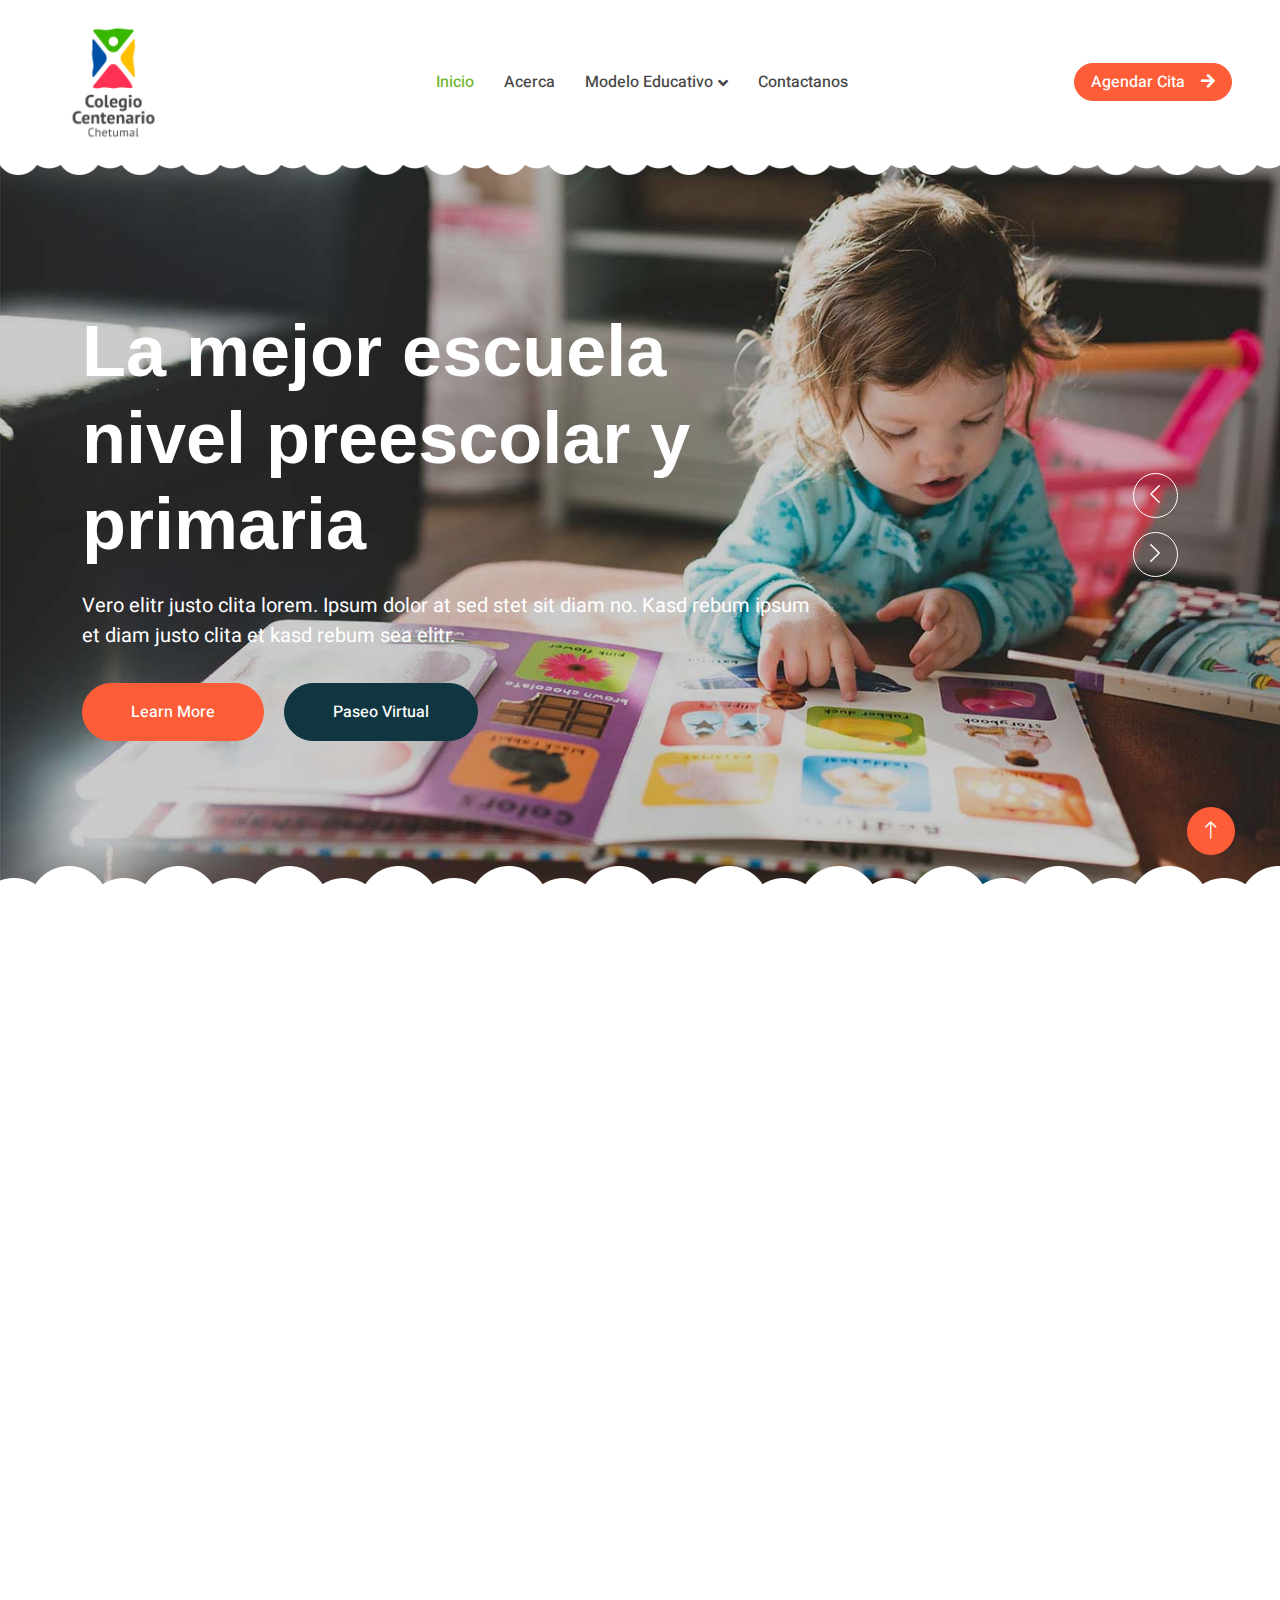
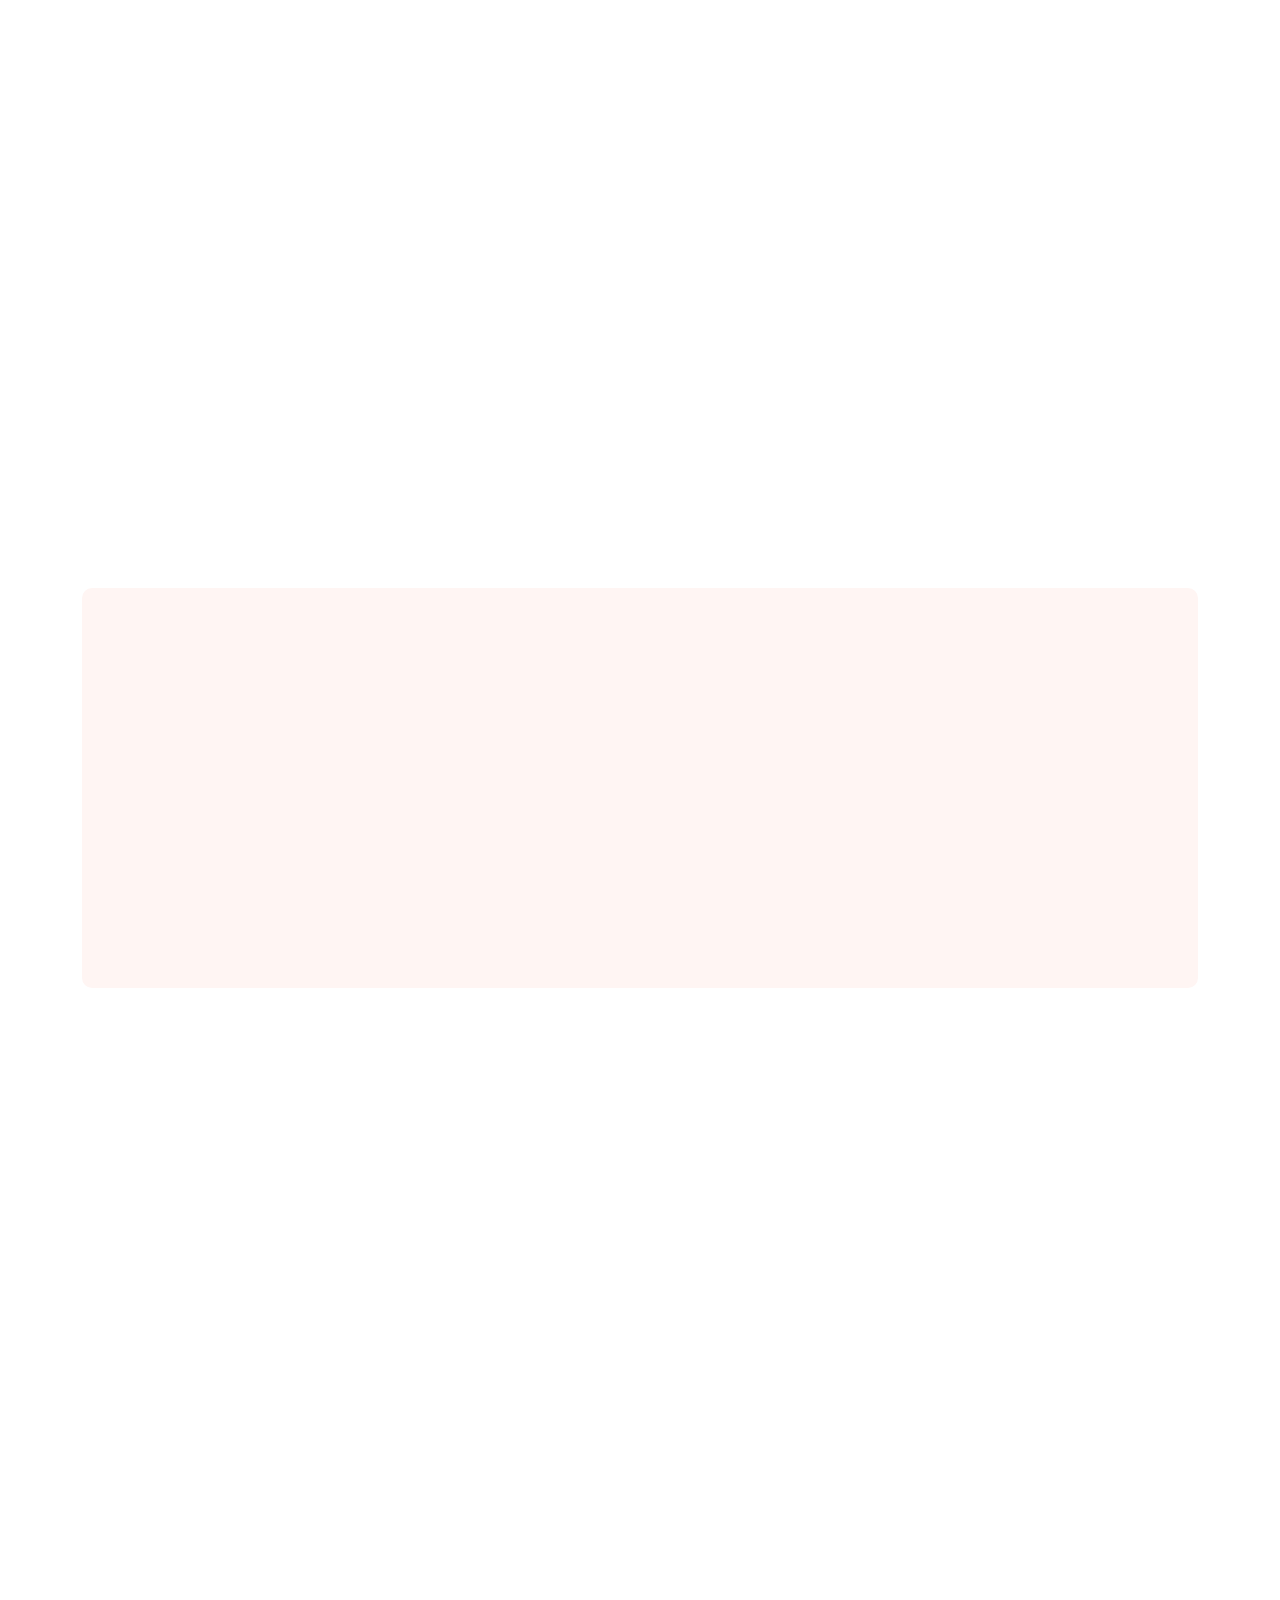
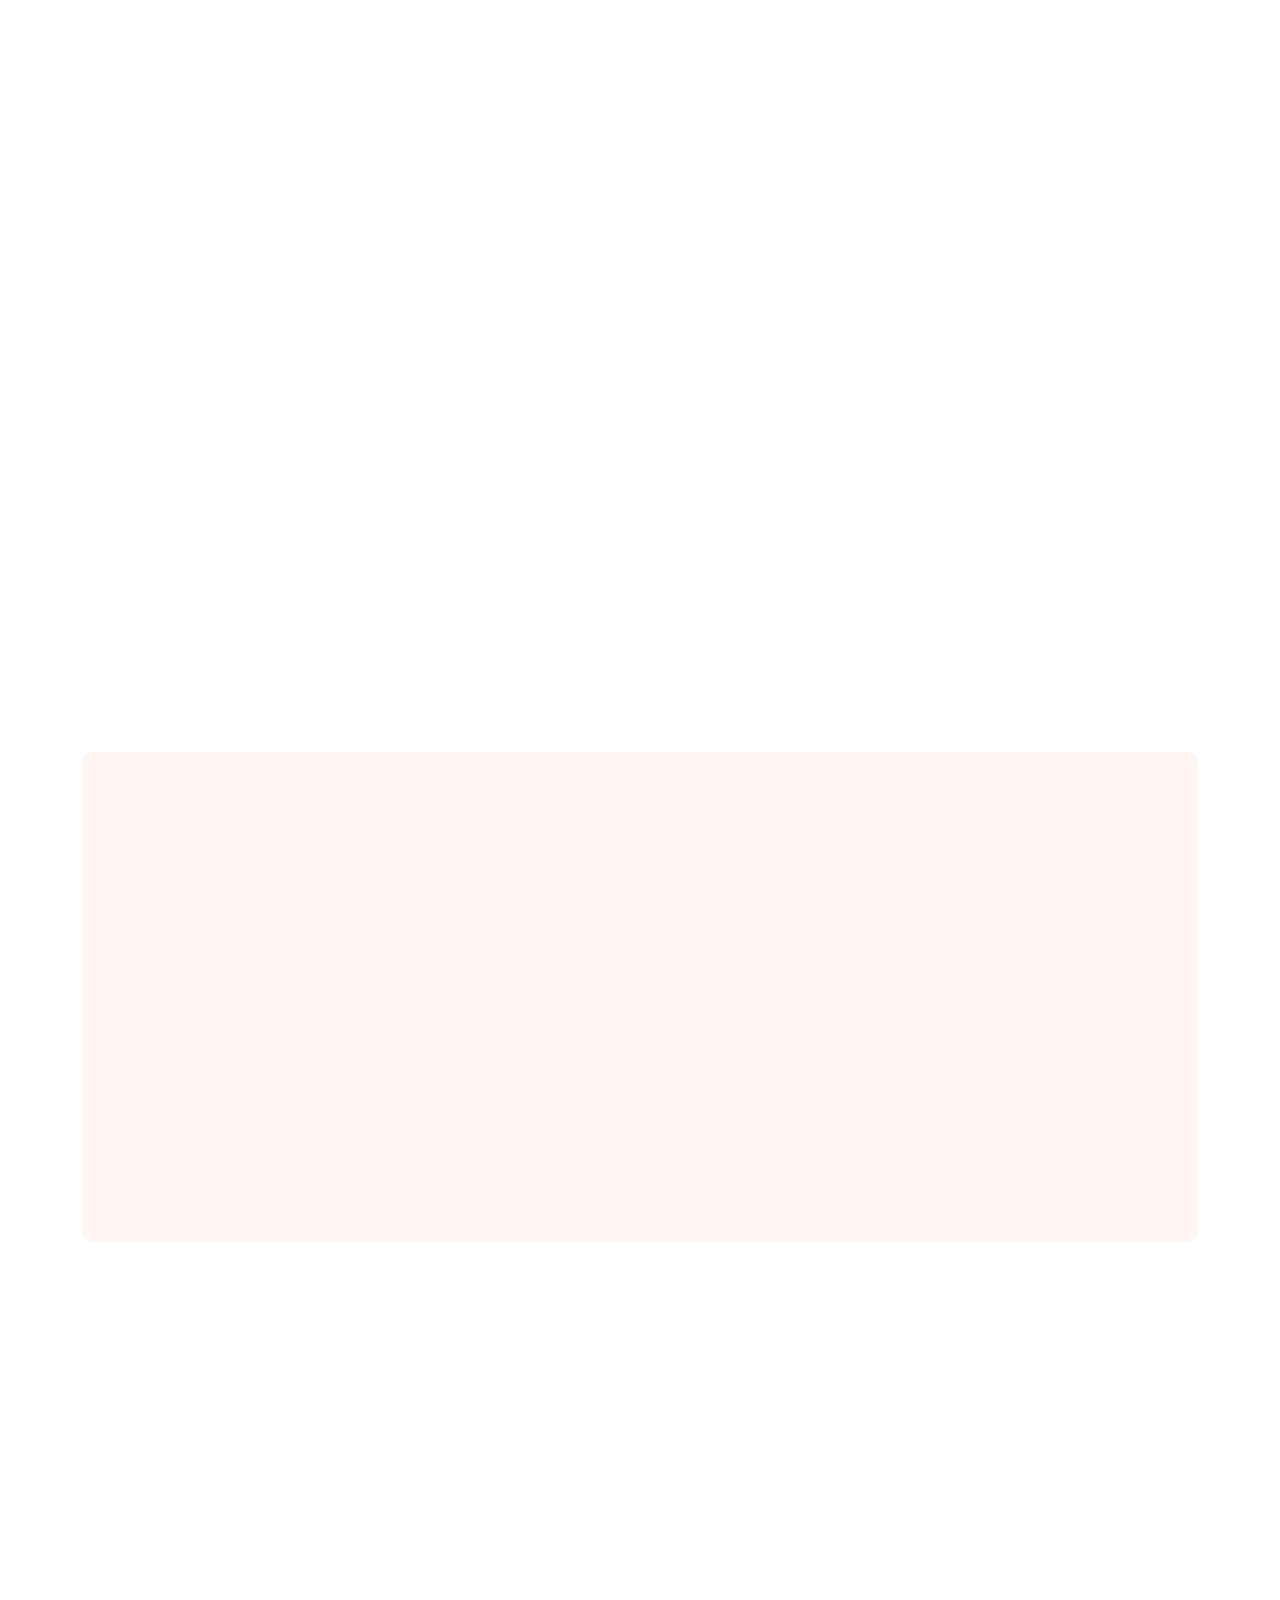
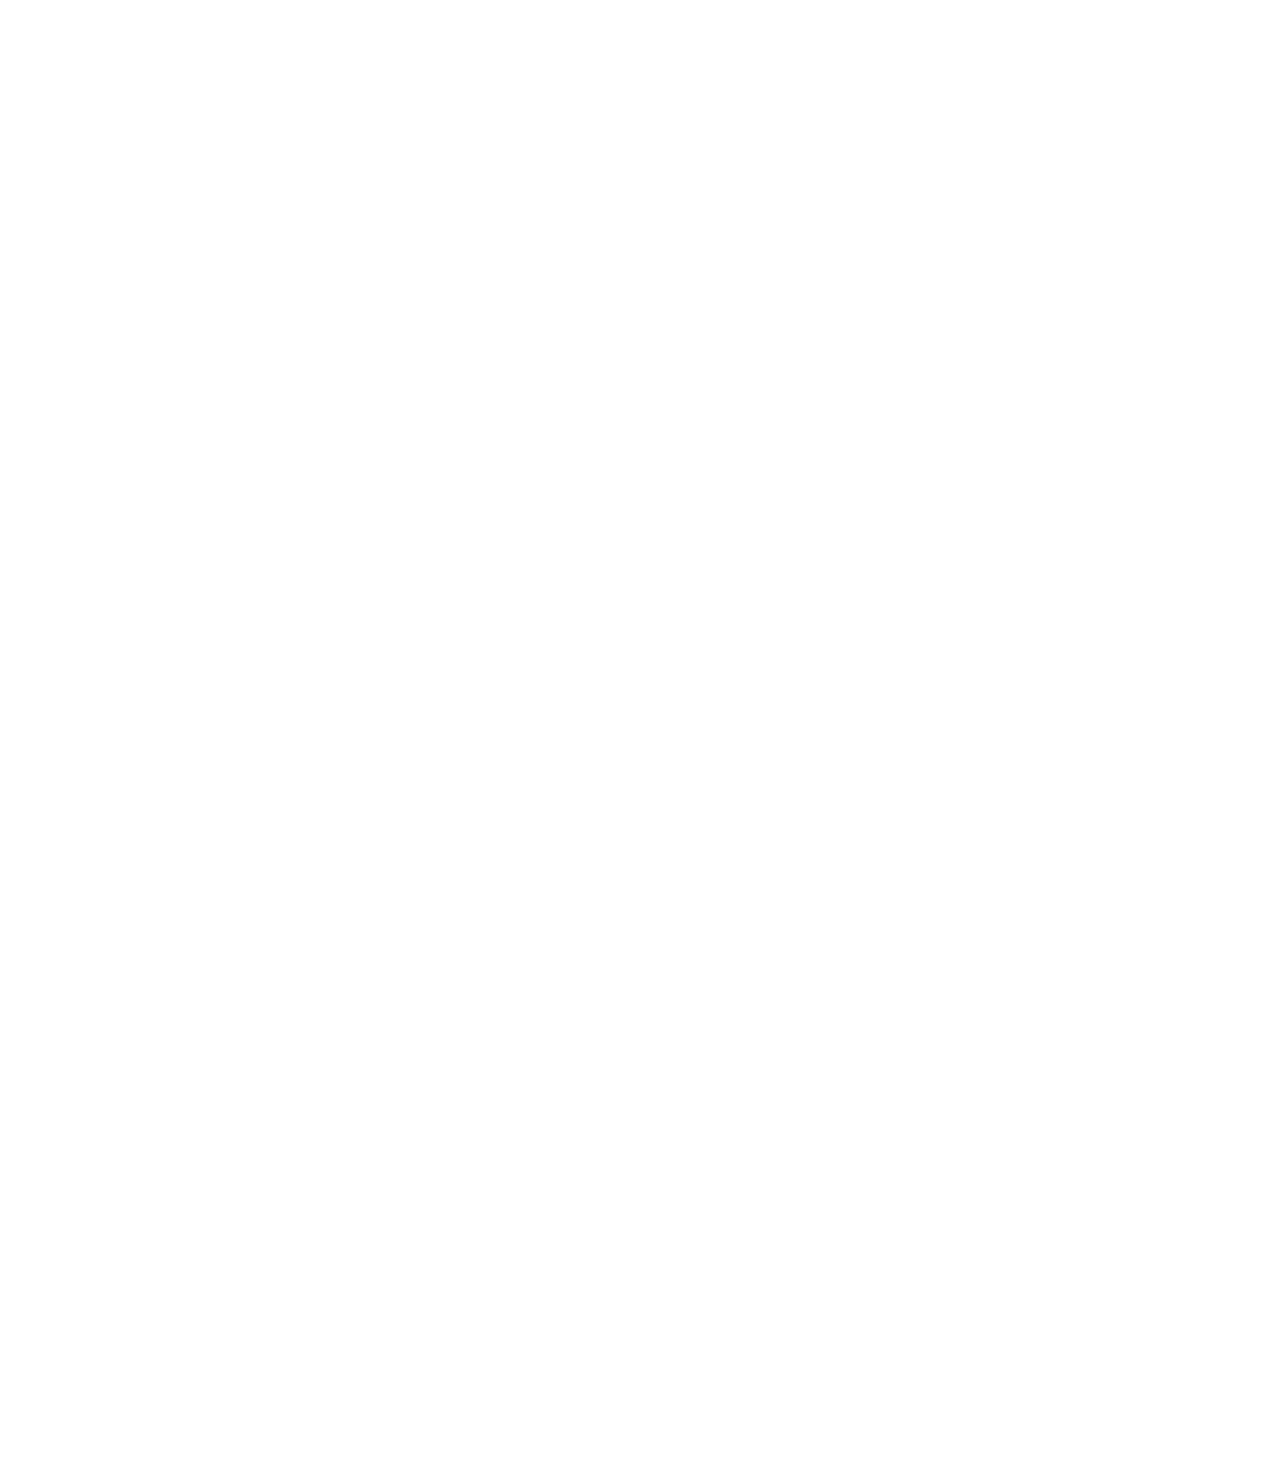
<file: index.html>
<!DOCTYPE html>
<html lang="en">

<head>
    <meta charset="utf-8">
    <title>Colegio Centenario Chetumal</title>
    <meta content="width=device-width, initial-scale=1.0" name="viewport">
    <meta content="" name="keywords">
    <meta content="" name="description">

    <!-- Favicon -->
    <link href="img/Logo Colegio.ico" rel="icon">

    <!-- Google Web Fonts -->
    <link rel="preconnect" href="https://fonts.googleapis.com">
    <link rel="preconnect" href="https://fonts.gstatic.com" crossorigin>
    <link href="https://fonts.googleapis.com/css2?family=Heebo:wght@400;500;600&family=Inter:wght@600&family=Lobster+Two:wght@700&display=swap" rel="stylesheet">
    
    <!-- Icon Font Stylesheet -->
    <link href="https://cdnjs.cloudflare.com/ajax/libs/font-awesome/5.10.0/css/all.min.css" rel="stylesheet">
    <link href="https://cdn.jsdelivr.net/npm/bootstrap-icons@1.4.1/font/bootstrap-icons.css" rel="stylesheet">

    <!-- Libraries Stylesheet -->
    <link href="lib/animate/animate.min.css" rel="stylesheet">
    <link href="lib/owlcarousel/assets/owl.carousel.min.css" rel="stylesheet">

    <!-- Customized Bootstrap Stylesheet -->
    <link href="css/bootstrap.min.css" rel="stylesheet">

    <!-- Template Stylesheet -->
    <link href="css/style.css" rel="stylesheet">
</head>

<body>
    <div class="container-xxl bg-white p-0">
        <!-- Spinner Start -->
        <div id="spinner" class="show bg-white position-fixed translate-middle w-100 vh-100 top-50 start-50 d-flex align-items-center justify-content-center">
            <div class="spinner-border text-primary" style="width: 3rem; height: 3rem;" role="status">
                <span class="sr-only">Loading...</span>
            </div>
        </div>
        <!-- Spinner End -->

<!-- Navbar Start -->
<nav class="navbar navbar-expand-lg bg-white navbar-light sticky-top px-4 px-lg-5 py-lg-0">
    <a href="" class="navbar-brand">
        <img src="img/LogoCompleto.png" alt="Logo" class="me-3" style="height: 155px;">
    </a>
    <button type="button" class="navbar-toggler" data-bs-toggle="collapse" data-bs-target="#navbarCollapse">
        <span class="navbar-toggler-icon"></span>
    </button>
    <div class="collapse navbar-collapse" id="navbarCollapse">
        <div class="navbar-nav mx-auto">
            <a href="index.html" class="nav-item nav-link active">Inicio</a>
            <a href="about.html" class="nav-item nav-link">Acerca</a>
            <div class="nav-item dropdown">
                <a href="#" class="nav-link dropdown-toggle" data-bs-toggle="dropdown">Modelo Educativo</a>
                <div class="dropdown-menu rounded-0 rounded-bottom border-0 shadow-sm m-0">
                    <a href="facility.html" class="dropdown-item">Preescolar</a>
                    <a href="team.html" class="dropdown-item">Primaria</a>
                    <a href="call-to-action.html" class="dropdown-item">Become A Teacher</a>
                    <a href="appointment.html" class="dropdown-item">Make Appointment</a>
                    <a href="testimonial.html" class="dropdown-item">Testimonial</a>
                    <a href="404.html" class="dropdown-item">404 Error</a>
                </div>
            </div>
            <a href="contact.html" class="nav-item nav-link">Contactanos</a>
        </div>
        <a href="" class="btn btn-primary rounded-pill px-3 d-none d-lg-block">Agendar Cita<i class="fa fa-arrow-right ms-3"></i></a>
    </div>
</nav>
<!-- Navbar End -->
        <!-- Navbar End -->


        <!-- Carousel Start -->
        <div class="container-fluid p-0 mb-5">
            <div class="owl-carousel header-carousel position-relative">
                <div class="owl-carousel-item position-relative">
                    <img class="img-fluid" src="img/carousel-1.jpg" alt="">
                    <div class="position-absolute top-0 start-0 w-100 h-100 d-flex align-items-center" style="background: rgba(0, 0, 0, .2);">
                        <div class="container">
                            <div class="row justify-content-start">
                                <div class="col-10 col-lg-8">
                                    <h1 class="display-2 text-white animated slideInDown mb-4">La mejor escuela nivel preescolar y primaria</h1>
                                    <p class="fs-5 fw-medium text-white mb-4 pb-2">Vero elitr justo clita lorem. Ipsum dolor at sed stet sit diam no. Kasd rebum ipsum et diam justo clita et kasd rebum sea elitr.</p>
                                    <a href="" class="btn btn-primary rounded-pill py-sm-3 px-sm-5 me-3 animated slideInLeft">Learn More</a>
                                    <a href="" class="btn btn-dark rounded-pill py-sm-3 px-sm-5 animated slideInRight">Paseo Virtual</a>
                                </div>
                            </div>
                        </div>
                    </div>
                </div>
                <div class="owl-carousel-item position-relative">
                    <img class="img-fluid" src="img/carousel-2.jpg" alt="">
                    <div class="position-absolute top-0 start-0 w-100 h-100 d-flex align-items-center" style="background: rgba(0, 0, 0, .2);">
                        <div class="container">
                            <div class="row justify-content-start">
                                <div class="col-10 col-lg-8">
                                    <h1 class="display-2 text-white animated slideInDown mb-4">Make A Brighter Future For Your Child</h1>
                                    <p class="fs-5 fw-medium text-white mb-4 pb-2">Vero elitr justo clita lorem. Ipsum dolor at sed stet sit diam no. Kasd rebum ipsum et diam justo clita et kasd rebum sea elitr.</p>
                                    <a href="" class="btn btn-primary rounded-pill py-sm-3 px-sm-5 me-3 animated slideInLeft">Learn More</a>
                                    <a href="" class="btn btn-dark rounded-pill py-sm-3 px-sm-5 animated slideInRight">Our Classes</a>
                                </div>
                            </div>
                        </div>
                    </div>
                </div>
            </div>
        </div>
        <!-- Carousel End -->


        <!-- Facilities Start -->
        <div class="container-xxl py-5">
            <div class="container">
                <div class="text-center mx-auto mb-5 wow fadeInUp" data-wow-delay="0.1s" style="max-width: 600px;">
                    <h1 class="mb-3">School Facilities</h1>
                    <p>Eirmod sed ipsum dolor sit rebum labore magna erat. Tempor ut dolore lorem kasd vero ipsum sit eirmod sit. Ipsum diam justo sed rebum vero dolor duo.</p>
                </div>
                <div class="row g-4">
                    <div class="col-lg-3 col-sm-6 wow fadeInUp" data-wow-delay="0.1s">
                        <div class="facility-item">
                            <div class="facility-icon bg-primary">
                                <span class="bg-primary"></span>
                                <i class="fa fa-bus-alt fa-3x text-primary"></i>
                                <span class="bg-primary"></span>
                            </div>
                            <div class="facility-text bg-primary">
                                <h3 class="text-primary mb-3">School Bus</h3>
                                <p class="mb-0">Eirmod sed ipsum dolor sit rebum magna erat lorem kasd vero ipsum sit</p>
                            </div>
                        </div>
                    </div>
                    <div class="col-lg-3 col-sm-6 wow fadeInUp" data-wow-delay="0.3s">
                        <div class="facility-item">
                            <div class="facility-icon bg-success">
                                <span class="bg-success"></span>
                                <i class="fa fa-futbol fa-3x text-success"></i>
                                <span class="bg-success"></span>
                            </div>
                            <div class="facility-text bg-success">
                                <h3 class="text-success mb-3">Playground</h3>
                                <p class="mb-0">Eirmod sed ipsum dolor sit rebum magna erat lorem kasd vero ipsum sit</p>
                            </div>
                        </div>
                    </div>
                    <div class="col-lg-3 col-sm-6 wow fadeInUp" data-wow-delay="0.5s">
                        <div class="facility-item">
                            <div class="facility-icon bg-warning">
                                <span class="bg-warning"></span>
                                <i class="fa fa-home fa-3x text-warning"></i>
                                <span class="bg-warning"></span>
                            </div>
                            <div class="facility-text bg-warning">
                                <h3 class="text-warning mb-3">Healthy Canteen</h3>
                                <p class="mb-0">Eirmod sed ipsum dolor sit rebum magna erat lorem kasd vero ipsum sit</p>
                            </div>
                        </div>
                    </div>
                    <div class="col-lg-3 col-sm-6 wow fadeInUp" data-wow-delay="0.7s">
                        <div class="facility-item">
                            <div class="facility-icon bg-info">
                                <span class="bg-info"></span>
                                <i class="fa fa-chalkboard-teacher fa-3x text-info"></i>
                                <span class="bg-info"></span>
                            </div>
                            <div class="facility-text bg-info">
                                <h3 class="text-info mb-3">Positive Learning</h3>
                                <p class="mb-0">Eirmod sed ipsum dolor sit rebum magna erat lorem kasd vero ipsum sit</p>
                            </div>
                        </div>
                    </div>
                </div>
            </div>
        </div>
        <!-- Facilities End -->


        <!-- About Start -->
        <div class="container-xxl py-5">
            <div class="container">
                <div class="row g-5 align-items-center">
                    <div class="col-lg-6 wow fadeInUp" data-wow-delay="0.1s">
                        <h1 class="mb-4">Learn More About Our Work And Our Cultural Activities</h1>
                        <p>Tempor erat elitr rebum at clita. Diam dolor diam ipsum sit. Aliqu diam amet diam et eos. Clita erat ipsum et lorem et sit, sed stet lorem sit clita duo justo magna dolore erat amet</p>
                        <p class="mb-4">Stet no et lorem dolor et diam, amet duo ut dolore vero eos. No stet est diam rebum amet diam ipsum. Clita clita labore, dolor duo nonumy clita sit at, sed sit sanctus dolor eos, ipsum labore duo duo sit no sea diam. Et dolor et kasd ea. Eirmod diam at dolor est vero nonumy magna.</p>
                        <div class="row g-4 align-items-center">
                            <div class="col-sm-6">
                                <a class="btn btn-primary rounded-pill py-3 px-5" href="">Read More</a>
                            </div>
                            <div class="col-sm-6">
                                <div class="d-flex align-items-center">
                                    <img class="rounded-circle flex-shrink-0" src="img/user.jpg" alt="" style="width: 45px; height: 45px;">
                                    <div class="ms-3">
                                        <h6 class="text-primary mb-1">Jhon Doe</h6>
                                        <small>CEO & Founder</small>
                                    </div>
                                </div>
                            </div>
                        </div>
                    </div>
                    <div class="col-lg-6 about-img wow fadeInUp" data-wow-delay="0.5s">
                        <div class="row">
                            <div class="col-12 text-center">
                                <img class="img-fluid w-75 rounded-circle bg-light p-3" src="img/about-1.jpg" alt="">
                            </div>
                            <div class="col-6 text-start" style="margin-top: -150px;">
                                <img class="img-fluid w-100 rounded-circle bg-light p-3" src="img/about-2.jpg" alt="">
                            </div>
                            <div class="col-6 text-end" style="margin-top: -150px;">
                                <img class="img-fluid w-100 rounded-circle bg-light p-3" src="img/about-3.jpg" alt="">
                            </div>
                        </div>
                    </div>
                </div>
            </div>
        </div>
        <!-- About End -->


        <!-- Call To Action Start -->
        <div class="container-xxl py-5">
            <div class="container">
                <div class="bg-light rounded">
                    <div class="row g-0">
                        <div class="col-lg-6 wow fadeIn" data-wow-delay="0.1s" style="min-height: 400px;">
                            <div class="position-relative h-100">
                                <img class="position-absolute w-100 h-100 rounded" src="img/call-to-action.jpg" style="object-fit: cover;">
                            </div>
                        </div>
                        <div class="col-lg-6 wow fadeIn" data-wow-delay="0.5s">
                            <div class="h-100 d-flex flex-column justify-content-center p-5">
                                <h1 class="mb-4">Become A Teacher</h1>
                                <p class="mb-4">Tempor erat elitr rebum at clita. Diam dolor diam ipsum sit. Aliqu diam amet diam et eos.
                                    Clita erat ipsum et lorem et sit, sed stet lorem sit clita duo justo magna dolore erat amet
                                </p>
                                <a class="btn btn-primary py-3 px-5" href="">Get Started Now<i class="fa fa-arrow-right ms-2"></i></a>
                            </div>
                        </div>
                    </div>
                </div>
            </div>
        </div>
        <!-- Call To Action End -->


        <!-- Classes Start -->
        <div class="container-xxl py-5">
            <div class="container">
                <div class="text-center mx-auto mb-5 wow fadeInUp" data-wow-delay="0.1s" style="max-width: 600px;">
                    <h1 class="mb-3">School Classes</h1>
                    <p>Eirmod sed ipsum dolor sit rebum labore magna erat. Tempor ut dolore lorem kasd vero ipsum sit eirmod sit. Ipsum diam justo sed rebum vero dolor duo.</p>
                </div>
                <div class="row g-4">
                    <div class="col-lg-4 col-md-6 wow fadeInUp" data-wow-delay="0.1s">
                        <div class="classes-item">
                            <div class="bg-light rounded-circle w-75 mx-auto p-3">
                                <img class="img-fluid rounded-circle" src="img/classes-1.jpg" alt="">
                            </div>
                            <div class="bg-light rounded p-4 pt-5 mt-n5">
                                <a class="d-block text-center h3 mt-3 mb-4" href="">Art & Drawing</a>
                                <div class="d-flex align-items-center justify-content-between mb-4">
                                    <div class="d-flex align-items-center">
                                        <img class="rounded-circle flex-shrink-0" src="img/user.jpg" alt="" style="width: 45px; height: 45px;">
                                        <div class="ms-3">
                                            <h6 class="text-primary mb-1">Jhon Doe</h6>
                                            <small>Teacher</small>
                                        </div>
                                    </div>
                                    <span class="bg-primary text-white rounded-pill py-2 px-3" href="">$99</span>
                                </div>
                                <div class="row g-1">
                                    <div class="col-4">
                                        <div class="border-top border-3 border-primary pt-2">
                                            <h6 class="text-primary mb-1">Age:</h6>
                                            <small>3-5 Years</small>
                                        </div>
                                    </div>
                                    <div class="col-4">
                                        <div class="border-top border-3 border-success pt-2">
                                            <h6 class="text-success mb-1">Time:</h6>
                                            <small>9-10 AM</small>
                                        </div>
                                    </div>
                                    <div class="col-4">
                                        <div class="border-top border-3 border-warning pt-2">
                                            <h6 class="text-warning mb-1">Capacity:</h6>
                                            <small>30 Kids</small>
                                        </div>
                                    </div>
                                </div>
                            </div>
                        </div>
                    </div>
                    <div class="col-lg-4 col-md-6 wow fadeInUp" data-wow-delay="0.3s">
                        <div class="classes-item">
                            <div class="bg-light rounded-circle w-75 mx-auto p-3">
                                <img class="img-fluid rounded-circle" src="img/classes-2.jpg" alt="">
                            </div>
                            <div class="bg-light rounded p-4 pt-5 mt-n5">
                                <a class="d-block text-center h3 mt-3 mb-4" href="">Color Management</a>
                                <div class="d-flex align-items-center justify-content-between mb-4">
                                    <div class="d-flex align-items-center">
                                        <img class="rounded-circle flex-shrink-0" src="img/user.jpg" alt="" style="width: 45px; height: 45px;">
                                        <div class="ms-3">
                                            <h6 class="text-primary mb-1">Jhon Doe</h6>
                                            <small>Teacher</small>
                                        </div>
                                    </div>
                                    <span class="bg-primary text-white rounded-pill py-2 px-3" href="">$99</span>
                                </div>
                                <div class="row g-1">
                                    <div class="col-4">
                                        <div class="border-top border-3 border-primary pt-2">
                                            <h6 class="text-primary mb-1">Age:</h6>
                                            <small>3-5 Years</small>
                                        </div>
                                    </div>
                                    <div class="col-4">
                                        <div class="border-top border-3 border-success pt-2">
                                            <h6 class="text-success mb-1">Time:</h6>
                                            <small>9-10 AM</small>
                                        </div>
                                    </div>
                                    <div class="col-4">
                                        <div class="border-top border-3 border-warning pt-2">
                                            <h6 class="text-warning mb-1">Capacity:</h6>
                                            <small>30 Kids</small>
                                        </div>
                                    </div>
                                </div>
                            </div>
                        </div>
                    </div>
                    <div class="col-lg-4 col-md-6 wow fadeInUp" data-wow-delay="0.5s">
                        <div class="classes-item">
                            <div class="bg-light rounded-circle w-75 mx-auto p-3">
                                <img class="img-fluid rounded-circle" src="img/classes-3.jpg" alt="">
                            </div>
                            <div class="bg-light rounded p-4 pt-5 mt-n5">
                                <a class="d-block text-center h3 mt-3 mb-4" href="">Athletic & Dance</a>
                                <div class="d-flex align-items-center justify-content-between mb-4">
                                    <div class="d-flex align-items-center">
                                        <img class="rounded-circle flex-shrink-0" src="img/user.jpg" alt="" style="width: 45px; height: 45px;">
                                        <div class="ms-3">
                                            <h6 class="text-primary mb-1">Jhon Doe</h6>
                                            <small>Teacher</small>
                                        </div>
                                    </div>
                                    <span class="bg-primary text-white rounded-pill py-2 px-3" href="">$99</span>
                                </div>
                                <div class="row g-1">
                                    <div class="col-4">
                                        <div class="border-top border-3 border-primary pt-2">
                                            <h6 class="text-primary mb-1">Age:</h6>
                                            <small>3-5 Years</small>
                                        </div>
                                    </div>
                                    <div class="col-4">
                                        <div class="border-top border-3 border-success pt-2">
                                            <h6 class="text-success mb-1">Time:</h6>
                                            <small>9-10 AM</small>
                                        </div>
                                    </div>
                                    <div class="col-4">
                                        <div class="border-top border-3 border-warning pt-2">
                                            <h6 class="text-warning mb-1">Capacity:</h6>
                                            <small>30 Kids</small>
                                        </div>
                                    </div>
                                </div>
                            </div>
                        </div>
                    </div>
                    <div class="col-lg-4 col-md-6 wow fadeInUp" data-wow-delay="0.1s">
                        <div class="classes-item">
                            <div class="bg-light rounded-circle w-75 mx-auto p-3">
                                <img class="img-fluid rounded-circle" src="img/classes-4.jpg" alt="">
                            </div>
                            <div class="bg-light rounded p-4 pt-5 mt-n5">
                                <a class="d-block text-center h3 mt-3 mb-4" href="">Language & Speaking</a>
                                <div class="d-flex align-items-center justify-content-between mb-4">
                                    <div class="d-flex align-items-center">
                                        <img class="rounded-circle flex-shrink-0" src="img/user.jpg" alt="" style="width: 45px; height: 45px;">
                                        <div class="ms-3">
                                            <h6 class="text-primary mb-1">Jhon Doe</h6>
                                            <small>Teacher</small>
                                        </div>
                                    </div>
                                    <span class="bg-primary text-white rounded-pill py-2 px-3" href="">$99</span>
                                </div>
                                <div class="row g-1">
                                    <div class="col-4">
                                        <div class="border-top border-3 border-primary pt-2">
                                            <h6 class="text-primary mb-1">Age:</h6>
                                            <small>3-5 Years</small>
                                        </div>
                                    </div>
                                    <div class="col-4">
                                        <div class="border-top border-3 border-success pt-2">
                                            <h6 class="text-success mb-1">Time:</h6>
                                            <small>9-10 AM</small>
                                        </div>
                                    </div>
                                    <div class="col-4">
                                        <div class="border-top border-3 border-warning pt-2">
                                            <h6 class="text-warning mb-1">Capacity:</h6>
                                            <small>30 Kids</small>
                                        </div>
                                    </div>
                                </div>
                            </div>
                        </div>
                    </div>
                    <div class="col-lg-4 col-md-6 wow fadeInUp" data-wow-delay="0.3s">
                        <div class="classes-item">
                            <div class="bg-light rounded-circle w-75 mx-auto p-3">
                                <img class="img-fluid rounded-circle" src="img/classes-5.jpg" alt="">
                            </div>
                            <div class="bg-light rounded p-4 pt-5 mt-n5">
                                <a class="d-block text-center h3 mt-3 mb-4" href="">Religion & History</a>
                                <div class="d-flex align-items-center justify-content-between mb-4">
                                    <div class="d-flex align-items-center">
                                        <img class="rounded-circle flex-shrink-0" src="img/user.jpg" alt="" style="width: 45px; height: 45px;">
                                        <div class="ms-3">
                                            <h6 class="text-primary mb-1">Jhon Doe</h6>
                                            <small>Teacher</small>
                                        </div>
                                    </div>
                                    <span class="bg-primary text-white rounded-pill py-2 px-3" href="">$99</span>
                                </div>
                                <div class="row g-1">
                                    <div class="col-4">
                                        <div class="border-top border-3 border-primary pt-2">
                                            <h6 class="text-primary mb-1">Age:</h6>
                                            <small>3-5 Years</small>
                                        </div>
                                    </div>
                                    <div class="col-4">
                                        <div class="border-top border-3 border-success pt-2">
                                            <h6 class="text-success mb-1">Time:</h6>
                                            <small>9-10 AM</small>
                                        </div>
                                    </div>
                                    <div class="col-4">
                                        <div class="border-top border-3 border-warning pt-2">
                                            <h6 class="text-warning mb-1">Capacity:</h6>
                                            <small>30 Kids</small>
                                        </div>
                                    </div>
                                </div>
                            </div>
                        </div>
                    </div>
                    <div class="col-lg-4 col-md-6 wow fadeInUp" data-wow-delay="0.5s">
                        <div class="classes-item">
                            <div class="bg-light rounded-circle w-75 mx-auto p-3">
                                <img class="img-fluid rounded-circle" src="img/classes-6.jpg" alt="">
                            </div>
                            <div class="bg-light rounded p-4 pt-5 mt-n5">
                                <a class="d-block text-center h3 mt-3 mb-4" href="">General Knowledge</a>
                                <div class="d-flex align-items-center justify-content-between mb-4">
                                    <div class="d-flex align-items-center">
                                        <img class="rounded-circle flex-shrink-0" src="img/user.jpg" alt="" style="width: 45px; height: 45px;">
                                        <div class="ms-3">
                                            <h6 class="text-primary mb-1">Jhon Doe</h6>
                                            <small>Teacher</small>
                                        </div>
                                    </div>
                                    <span class="bg-primary text-white rounded-pill py-2 px-3" href="">$99</span>
                                </div>
                                <div class="row g-1">
                                    <div class="col-4">
                                        <div class="border-top border-3 border-primary pt-2">
                                            <h6 class="text-primary mb-1">Age:</h6>
                                            <small>3-5 Years</small>
                                        </div>
                                    </div>
                                    <div class="col-4">
                                        <div class="border-top border-3 border-success pt-2">
                                            <h6 class="text-success mb-1">Time:</h6>
                                            <small>9-10 AM</small>
                                        </div>
                                    </div>
                                    <div class="col-4">
                                        <div class="border-top border-3 border-warning pt-2">
                                            <h6 class="text-warning mb-1">Capacity:</h6>
                                            <small>30 Kids</small>
                                        </div>
                                    </div>
                                </div>
                            </div>
                        </div>
                    </div>
                </div>
            </div>
        </div>
        <!-- Classes End -->


        <!-- Appointment Start -->
        <div class="container-xxl py-5">
            <div class="container">
                <div class="bg-light rounded">
                    <div class="row g-0">
                        <div class="col-lg-6 wow fadeIn" data-wow-delay="0.1s">
                            <div class="h-100 d-flex flex-column justify-content-center p-5">
                                <h1 class="mb-4">Make Appointment</h1>
                                <form>
                                    <div class="row g-3">
                                        <div class="col-sm-6">
                                            <div class="form-floating">
                                                <input type="text" class="form-control border-0" id="gname" placeholder="Gurdian Name">
                                                <label for="gname">Gurdian Name</label>
                                            </div>
                                        </div>
                                        <div class="col-sm-6">
                                            <div class="form-floating">
                                                <input type="email" class="form-control border-0" id="gmail" placeholder="Gurdian Email">
                                                <label for="gmail">Gurdian Email</label>
                                            </div>
                                        </div>
                                        <div class="col-sm-6">
                                            <div class="form-floating">
                                                <input type="text" class="form-control border-0" id="cname" placeholder="Child Name">
                                                <label for="cname">Child Name</label>
                                            </div>
                                        </div>
                                        <div class="col-sm-6">
                                            <div class="form-floating">
                                                <input type="text" class="form-control border-0" id="cage" placeholder="Child Age">
                                                <label for="cage">Child Age</label>
                                            </div>
                                        </div>
                                        <div class="col-12">
                                            <div class="form-floating">
                                                <textarea class="form-control border-0" placeholder="Leave a message here" id="message" style="height: 100px"></textarea>
                                                <label for="message">Message</label>
                                            </div>
                                        </div>
                                        <div class="col-12">
                                            <button class="btn btn-primary w-100 py-3" type="submit">Submit</button>
                                        </div>
                                    </div>
                                </form>
                            </div>
                        </div>
                        <div class="col-lg-6 wow fadeIn" data-wow-delay="0.5s" style="min-height: 400px;">
                            <div class="position-relative h-100">
                                <img class="position-absolute w-100 h-100 rounded" src="img/appointment.jpg" style="object-fit: cover;">
                            </div>
                        </div>
                    </div>
                </div>
            </div>
        </div>
        <!-- Appointment End -->


        <!-- Team Start -->
        <div class="container-xxl py-5">
            <div class="container">
                <div class="text-center mx-auto mb-5 wow fadeInUp" data-wow-delay="0.1s" style="max-width: 600px;">
                    <h1 class="mb-3">Popular Teachers</h1>
                    <p>Eirmod sed ipsum dolor sit rebum labore magna erat. Tempor ut dolore lorem kasd vero ipsum sit
                        eirmod sit. Ipsum diam justo sed rebum vero dolor duo.</p>
                </div>
                <div class="row g-4">
                    <div class="col-lg-4 col-md-6 wow fadeInUp" data-wow-delay="0.1s">
                        <div class="team-item position-relative">
                            <img class="img-fluid rounded-circle w-75" src="img/team-1.jpg" alt="">
                            <div class="team-text">
                                <h3>Full Name</h3>
                                <p>Designation</p>
                                <div class="d-flex align-items-center">
                                    <a class="btn btn-square btn-primary mx-1" href=""><i class="fab fa-facebook-f"></i></a>
                                    <a class="btn btn-square btn-primary  mx-1" href=""><i class="fab fa-twitter"></i></a>
                                    <a class="btn btn-square btn-primary  mx-1" href=""><i class="fab fa-instagram"></i></a>
                                </div>
                            </div>
                        </div>
                    </div>
                    <div class="col-lg-4 col-md-6 wow fadeInUp" data-wow-delay="0.3s">
                        <div class="team-item position-relative">
                            <img class="img-fluid rounded-circle w-75" src="img/team-2.jpg" alt="">
                            <div class="team-text">
                                <h3>Full Name</h3>
                                <p>Designation</p>
                                <div class="d-flex align-items-center">
                                    <a class="btn btn-square btn-primary mx-1" href=""><i class="fab fa-facebook-f"></i></a>
                                    <a class="btn btn-square btn-primary  mx-1" href=""><i class="fab fa-twitter"></i></a>
                                    <a class="btn btn-square btn-primary  mx-1" href=""><i class="fab fa-instagram"></i></a>
                                </div>
                            </div>
                        </div>
                    </div>
                    <div class="col-lg-4 col-md-6 wow fadeInUp" data-wow-delay="0.5s">
                        <div class="team-item position-relative">
                            <img class="img-fluid rounded-circle w-75" src="img/team-3.jpg" alt="">
                            <div class="team-text">
                                <h3>Full Name</h3>
                                <p>Designation</p>
                                <div class="d-flex align-items-center">
                                    <a class="btn btn-square btn-primary mx-1" href=""><i class="fab fa-facebook-f"></i></a>
                                    <a class="btn btn-square btn-primary  mx-1" href=""><i class="fab fa-twitter"></i></a>
                                    <a class="btn btn-square btn-primary  mx-1" href=""><i class="fab fa-instagram"></i></a>
                                </div>
                            </div>
                        </div>
                    </div>
                </div>
            </div>
        </div>
        <!-- Team End -->


        <!-- Testimonial Start -->
        <div class="container-xxl py-5">
            <div class="container">
                <div class="text-center mx-auto mb-5 wow fadeInUp" data-wow-delay="0.1s" style="max-width: 600px;">
                    <h1 class="mb-3">Our Clients Say!</h1>
                    <p>Eirmod sed ipsum dolor sit rebum labore magna erat. Tempor ut dolore lorem kasd vero ipsum sit eirmod sit. Ipsum diam justo sed rebum vero dolor duo.</p>
                </div>
                <div class="owl-carousel testimonial-carousel wow fadeInUp" data-wow-delay="0.1s">
                    <div class="testimonial-item bg-light rounded p-5">
                        <p class="fs-5">Tempor stet labore dolor clita stet diam amet ipsum dolor duo ipsum rebum stet dolor amet diam stet. Est stet ea lorem amet est kasd kasd erat eos</p>
                        <div class="d-flex align-items-center bg-white me-n5" style="border-radius: 50px 0 0 50px;">
                            <img class="img-fluid flex-shrink-0 rounded-circle" src="img/testimonial-1.jpg" style="width: 90px; height: 90px;">
                            <div class="ps-3">
                                <h3 class="mb-1">Client Name</h3>
                                <span>Profession</span>
                            </div>
                            <i class="fa fa-quote-right fa-3x text-primary ms-auto d-none d-sm-flex"></i>
                        </div>
                    </div>
                    <div class="testimonial-item bg-light rounded p-5">
                        <p class="fs-5">Tempor stet labore dolor clita stet diam amet ipsum dolor duo ipsum rebum stet dolor amet diam stet. Est stet ea lorem amet est kasd kasd erat eos</p>
                        <div class="d-flex align-items-center bg-white me-n5" style="border-radius: 50px 0 0 50px;">
                            <img class="img-fluid flex-shrink-0 rounded-circle" src="img/testimonial-2.jpg" style="width: 90px; height: 90px;">
                            <div class="ps-3">
                                <h3 class="mb-1">Client Name</h3>
                                <span>Profession</span>
                            </div>
                            <i class="fa fa-quote-right fa-3x text-primary ms-auto d-none d-sm-flex"></i>
                        </div>
                    </div>
                    <div class="testimonial-item bg-light rounded p-5">
                        <p class="fs-5">Tempor stet labore dolor clita stet diam amet ipsum dolor duo ipsum rebum stet dolor amet diam stet. Est stet ea lorem amet est kasd kasd erat eos</p>
                        <div class="d-flex align-items-center bg-white me-n5" style="border-radius: 50px 0 0 50px;">
                            <img class="img-fluid flex-shrink-0 rounded-circle" src="img/testimonial-3.jpg" style="width: 90px; height: 90px;">
                            <div class="ps-3">
                                <h3 class="mb-1">Client Name</h3>
                                <span>Profession</span>
                            </div>
                            <i class="fa fa-quote-right fa-3x text-primary ms-auto d-none d-sm-flex"></i>
                        </div>
                    </div>
                </div>
            </div>
        </div>
        <!-- Testimonial End -->


        <!-- Footer Start -->
        <div class="container-fluid bg-dark text-white-50 footer pt-5 mt-5 wow fadeIn" data-wow-delay="0.1s">
            <div class="container py-5">
                <div class="row g-5">
                    <div class="col-lg-3 col-md-6">
                        <h3 class="text-white mb-4">Get In Touch</h3>
                        <p class="mb-2"><i class="fa fa-map-marker-alt me-3"></i>123 Street, New York, USA</p>
                        <p class="mb-2"><i class="fa fa-phone-alt me-3"></i>+012 345 67890</p>
                        <p class="mb-2"><i class="fa fa-envelope me-3"></i>info@example.com</p>
                        <div class="d-flex pt-2">
                            <a class="btn btn-outline-light btn-social" href=""><i class="fab fa-twitter"></i></a>
                            <a class="btn btn-outline-light btn-social" href=""><i class="fab fa-facebook-f"></i></a>
                            <a class="btn btn-outline-light btn-social" href=""><i class="fab fa-youtube"></i></a>
                            <a class="btn btn-outline-light btn-social" href=""><i class="fab fa-linkedin-in"></i></a>
                        </div>
                    </div>
                    <div class="col-lg-3 col-md-6">
                        <h3 class="text-white mb-4">Quick Links</h3>
                        <a class="btn btn-link text-white-50" href="">About Us</a>
                        <a class="btn btn-link text-white-50" href="">Contact Us</a>
                        <a class="btn btn-link text-white-50" href="">Our Services</a>
                        <a class="btn btn-link text-white-50" href="">Privacy Policy</a>
                        <a class="btn btn-link text-white-50" href="">Terms & Condition</a>
                    </div>
                    <div class="col-lg-3 col-md-6">
                        <h3 class="text-white mb-4">Photo Gallery</h3>
                        <div class="row g-2 pt-2">
                            <div class="col-4">
                                <img class="img-fluid rounded bg-light p-1" src="img/classes-1.jpg" alt="">
                            </div>
                            <div class="col-4">
                                <img class="img-fluid rounded bg-light p-1" src="img/classes-2.jpg" alt="">
                            </div>
                            <div class="col-4">
                                <img class="img-fluid rounded bg-light p-1" src="img/classes-3.jpg" alt="">
                            </div>
                            <div class="col-4">
                                <img class="img-fluid rounded bg-light p-1" src="img/classes-4.jpg" alt="">
                            </div>
                            <div class="col-4">
                                <img class="img-fluid rounded bg-light p-1" src="img/classes-5.jpg" alt="">
                            </div>
                            <div class="col-4">
                                <img class="img-fluid rounded bg-light p-1" src="img/classes-6.jpg" alt="">
                            </div>
                        </div>
                    </div>
                    <div class="col-lg-3 col-md-6">
                        <h3 class="text-white mb-4">Newsletter</h3>
                        <p>Dolor amet sit justo amet elitr clita ipsum elitr est.</p>
                        <div class="position-relative mx-auto" style="max-width: 400px;">
                            <input class="form-control bg-transparent w-100 py-3 ps-4 pe-5" type="text" placeholder="Your email">
                            <button type="button" class="btn btn-primary py-2 position-absolute top-0 end-0 mt-2 me-2">SignUp</button>
                        </div>
                    </div>
                </div>
            </div>
            <div class="container">
                <div class="copyright">
                    <div class="row">
                        <div class="col-md-6 text-center text-md-start mb-3 mb-md-0">
                            &copy; <a class="border-bottom" href="#">Your Site Name</a>, All Right Reserved. 
							
							<!--/*** This template is free as long as you keep the footer author’s credit link/attribution link/backlink. If you'd like to use the template without the footer author’s credit link/attribution link/backlink, you can purchase the Credit Removal License from "https://htmlcodex.com/credit-removal". Thank you for your support. ***/-->
							Designed By <a class="border-bottom" href="https://htmlcodex.com">HTML Codex</a>
                        </div>
                        <div class="col-md-6 text-center text-md-end">
                            <div class="footer-menu">
                                <a href="">Home</a>
                                <a href="">Cookies</a>
                                <a href="">Help</a>
                                <a href="">FQAs</a>
                            </div>
                        </div>
                    </div>
                </div>
            </div>
        </div>
        <!-- Footer End -->


        <!-- Back to Top -->
        <a href="#" class="btn btn-lg btn-primary btn-lg-square back-to-top"><i class="bi bi-arrow-up"></i></a>
    </div>

    <!-- JavaScript Libraries -->
    <script src="https://code.jquery.com/jquery-3.4.1.min.js"></script>
    <script src="https://cdn.jsdelivr.net/npm/bootstrap@5.0.0/dist/js/bootstrap.bundle.min.js"></script>
    <script src="lib/wow/wow.min.js"></script>
    <script src="lib/easing/easing.min.js"></script>
    <script src="lib/waypoints/waypoints.min.js"></script>
    <script src="lib/owlcarousel/owl.carousel.min.js"></script>

    <!-- Template Javascript -->
    <script src="js/main.js"></script>
</body>

</html>
</file>
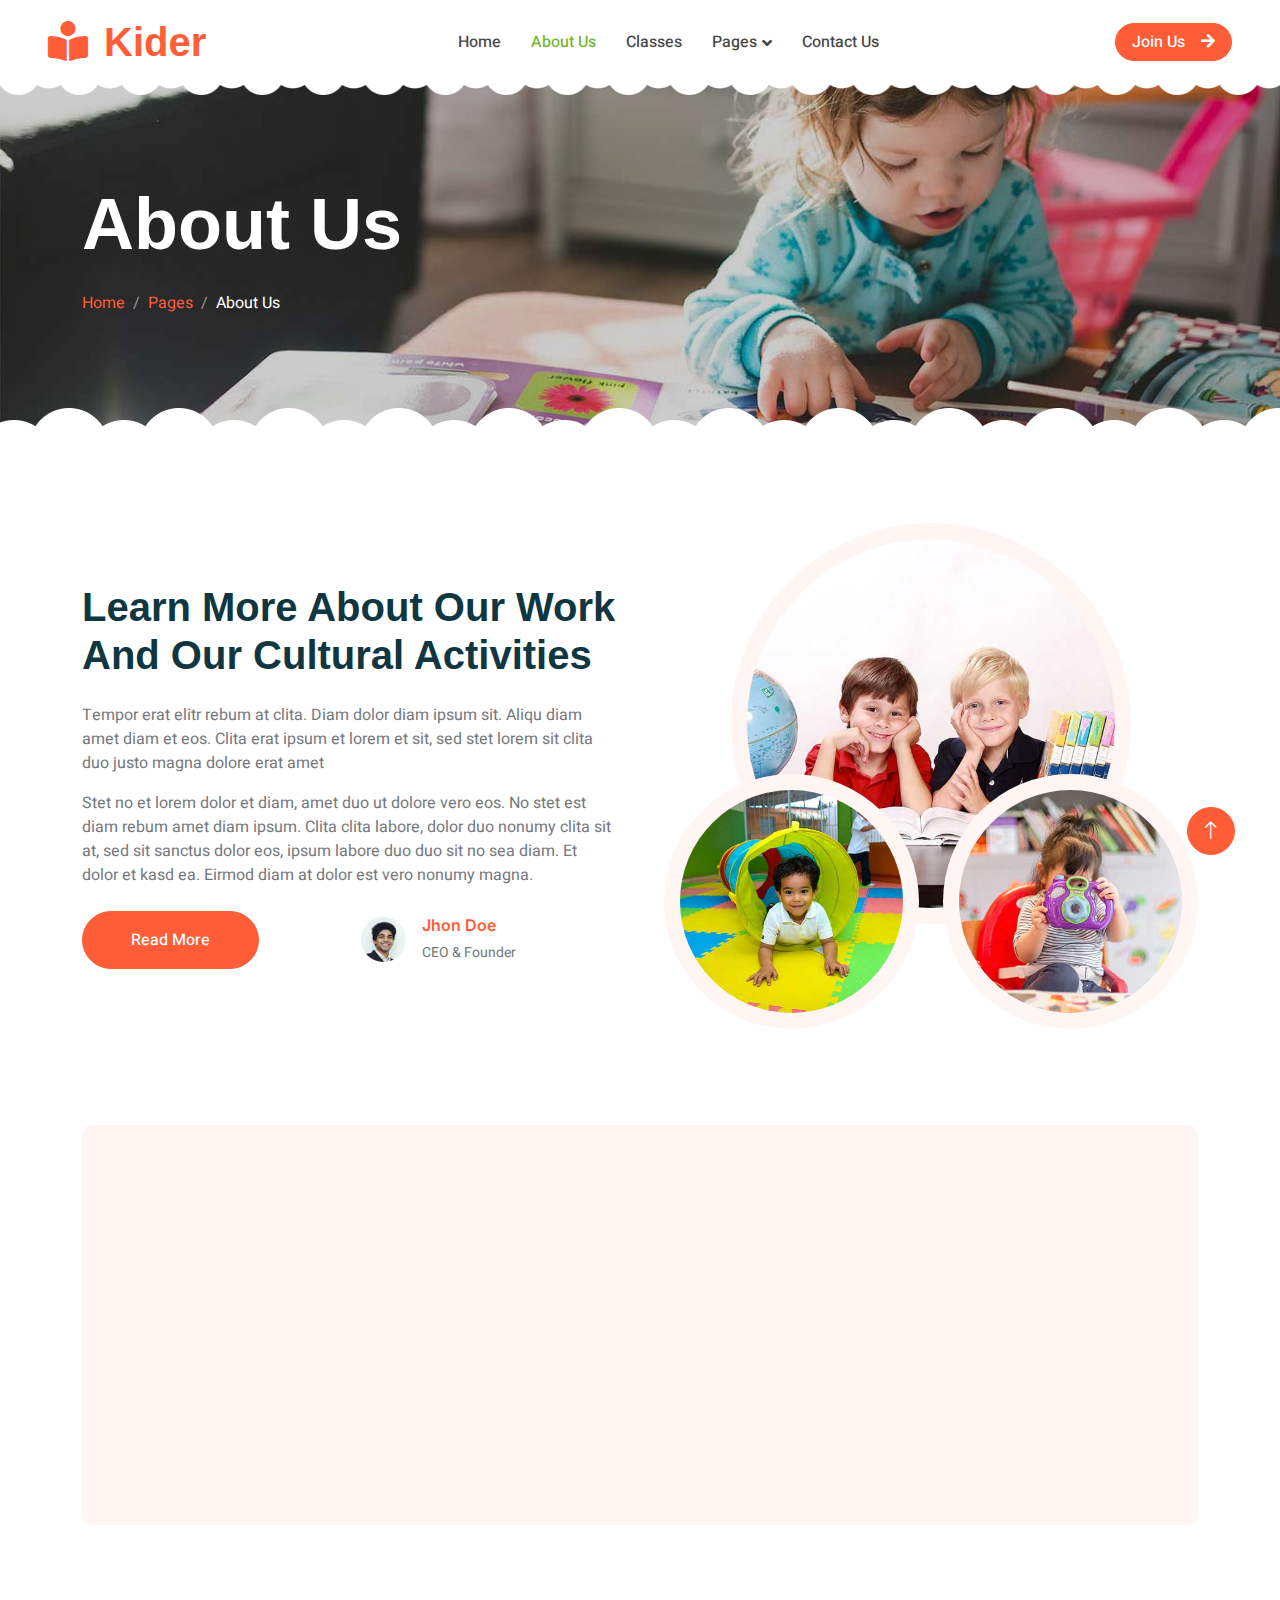
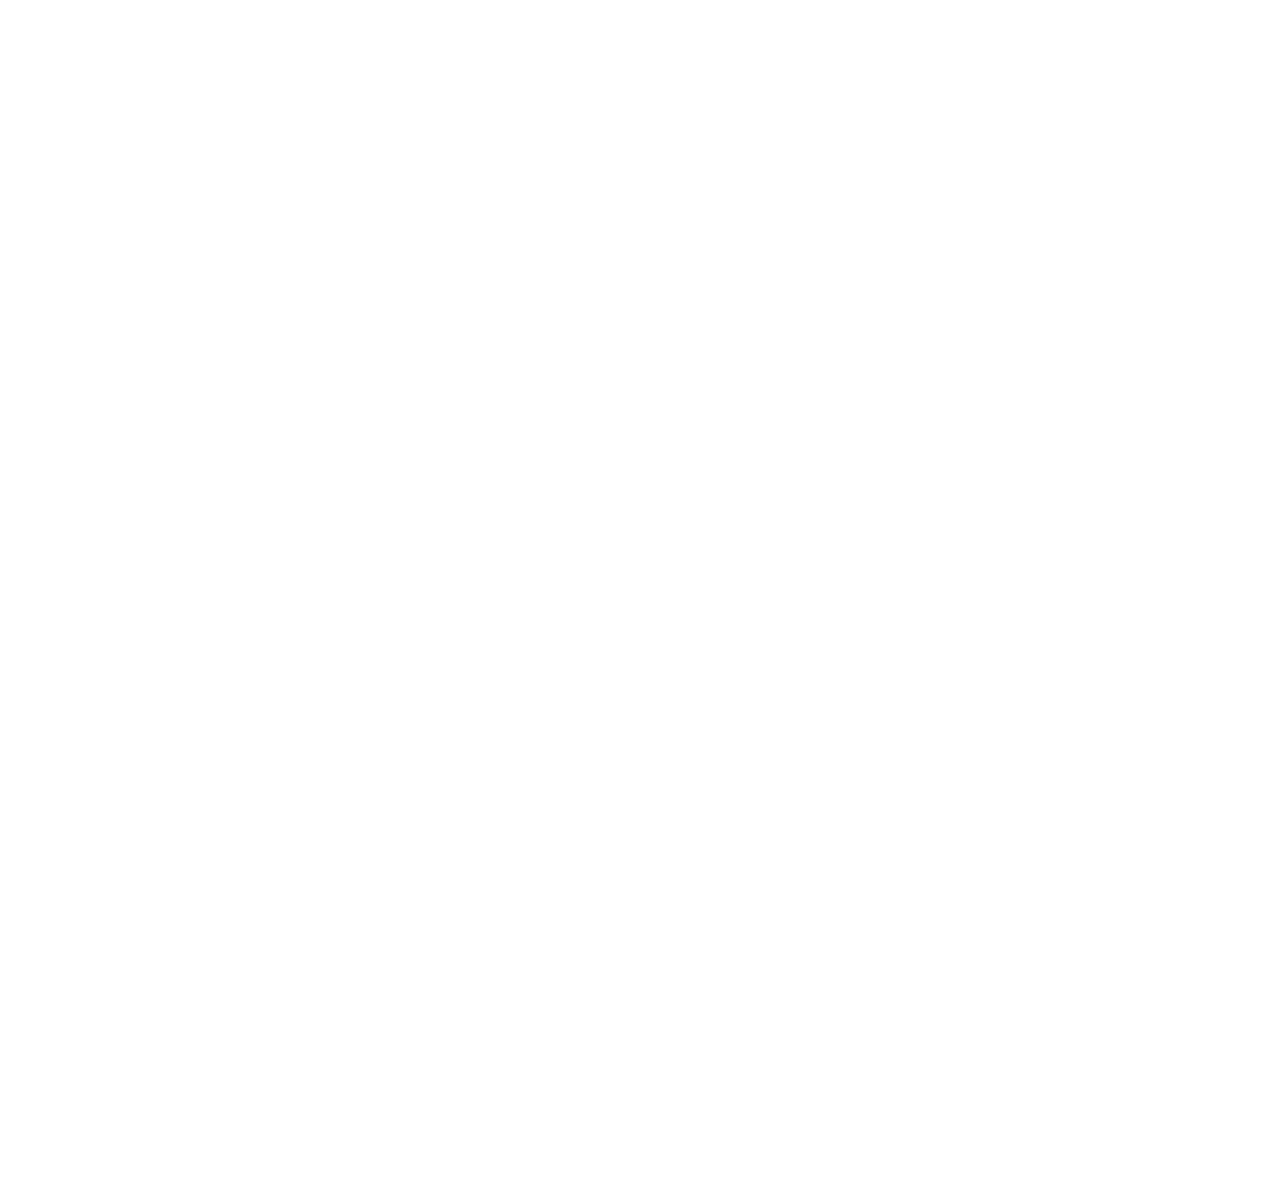
<file: about.html>
<!DOCTYPE html>
<html lang="en">

<head>
    <meta charset="utf-8">
    <title>Kider - Preschool Website Template</title>
    <meta content="width=device-width, initial-scale=1.0" name="viewport">
    <meta content="" name="keywords">
    <meta content="" name="description">

    <!-- Favicon -->
    <link href="img/favicon.ico" rel="icon">

    <!-- Google Web Fonts -->
    <link rel="preconnect" href="https://fonts.googleapis.com">
    <link rel="preconnect" href="https://fonts.gstatic.com" crossorigin>
    <link href="https://fonts.googleapis.com/css2?family=Heebo:wght@400;500;600&family=Inter:wght@600&family=Lobster+Two:wght@700&display=swap" rel="stylesheet">
    
    <!-- Icon Font Stylesheet -->
    <link href="https://cdnjs.cloudflare.com/ajax/libs/font-awesome/5.10.0/css/all.min.css" rel="stylesheet">
    <link href="https://cdn.jsdelivr.net/npm/bootstrap-icons@1.4.1/font/bootstrap-icons.css" rel="stylesheet">

    <!-- Libraries Stylesheet -->
    <link href="lib/animate/animate.min.css" rel="stylesheet">
    <link href="lib/owlcarousel/assets/owl.carousel.min.css" rel="stylesheet">

    <!-- Customized Bootstrap Stylesheet -->
    <link href="css/bootstrap.min.css" rel="stylesheet">

    <!-- Template Stylesheet -->
    <link href="css/style.css" rel="stylesheet">
</head>

<body>
    <div class="container-xxl bg-white p-0">
        <!-- Spinner Start -->
        <div id="spinner" class="show bg-white position-fixed translate-middle w-100 vh-100 top-50 start-50 d-flex align-items-center justify-content-center">
            <div class="spinner-border text-primary" style="width: 3rem; height: 3rem;" role="status">
                <span class="sr-only">Loading...</span>
            </div>
        </div>
        <!-- Spinner End -->


        <!-- Navbar Start -->
        <nav class="navbar navbar-expand-lg bg-white navbar-light sticky-top px-4 px-lg-5 py-lg-0">
            <a href="index.html" class="navbar-brand">
                <h1 class="m-0 text-primary"><i class="fa fa-book-reader me-3"></i>Kider</h1>
            </a>
            <button type="button" class="navbar-toggler" data-bs-toggle="collapse" data-bs-target="#navbarCollapse">
                <span class="navbar-toggler-icon"></span>
            </button>
            <div class="collapse navbar-collapse" id="navbarCollapse">
                <div class="navbar-nav mx-auto">
                    <a href="index.html" class="nav-item nav-link">Home</a>
                    <a href="about.html" class="nav-item nav-link active">About Us</a>
                    <a href="classes.html" class="nav-item nav-link">Classes</a>
                    <div class="nav-item dropdown">
                        <a href="#" class="nav-link dropdown-toggle" data-bs-toggle="dropdown">Pages</a>
                        <div class="dropdown-menu rounded-0 rounded-bottom border-0 shadow-sm m-0">
                            <a href="facility.html" class="dropdown-item">School Facilities</a>
                            <a href="team.html" class="dropdown-item">Popular Teachers</a>
                            <a href="call-to-action.html" class="dropdown-item">Become A Teachers</a>
                            <a href="appointment.html" class="dropdown-item">Make Appointment</a>
                            <a href="testimonial.html" class="dropdown-item">Testimonial</a>
                            <a href="404.html" class="dropdown-item">404 Error</a>
                        </div>
                    </div>
                    <a href="contact.html" class="nav-item nav-link">Contact Us</a>
                </div>
                <a href="" class="btn btn-primary rounded-pill px-3 d-none d-lg-block">Join Us<i class="fa fa-arrow-right ms-3"></i></a>
            </div>
        </nav>
        <!-- Navbar End -->


        <!-- Page Header End -->
        <div class="container-xxl py-5 page-header position-relative mb-5">
            <div class="container py-5">
                <h1 class="display-2 text-white animated slideInDown mb-4">About Us</h1>
                <nav aria-label="breadcrumb animated slideInDown">
                    <ol class="breadcrumb">
                        <li class="breadcrumb-item"><a href="#">Home</a></li>
                        <li class="breadcrumb-item"><a href="#">Pages</a></li>
                        <li class="breadcrumb-item text-white active" aria-current="page">About Us</li>
                    </ol>
                </nav>
            </div>
        </div>
        <!-- Page Header End -->


        <!-- About Start -->
        <div class="container-xxl py-5">
            <div class="container">
                <div class="row g-5 align-items-center">
                    <div class="col-lg-6 wow fadeInUp" data-wow-delay="0.1s">
                        <h1 class="mb-4">Learn More About Our Work And Our Cultural Activities</h1>
                        <p>Tempor erat elitr rebum at clita. Diam dolor diam ipsum sit. Aliqu diam amet diam et eos. Clita erat ipsum et lorem et sit, sed stet lorem sit clita duo justo magna dolore erat amet</p>
                        <p class="mb-4">Stet no et lorem dolor et diam, amet duo ut dolore vero eos. No stet est diam rebum amet diam ipsum. Clita clita labore, dolor duo nonumy clita sit at, sed sit sanctus dolor eos, ipsum labore duo duo sit no sea diam. Et dolor et kasd ea. Eirmod diam at dolor est vero nonumy magna.</p>
                        <div class="row g-4 align-items-center">
                            <div class="col-sm-6">
                                <a class="btn btn-primary rounded-pill py-3 px-5" href="">Read More</a>
                            </div>
                            <div class="col-sm-6">
                                <div class="d-flex align-items-center">
                                    <img class="rounded-circle flex-shrink-0" src="img/user.jpg" alt="" style="width: 45px; height: 45px;">
                                    <div class="ms-3">
                                        <h6 class="text-primary mb-1">Jhon Doe</h6>
                                        <small>CEO & Founder</small>
                                    </div>
                                </div>
                            </div>
                        </div>
                    </div>
                    <div class="col-lg-6 about-img wow fadeInUp" data-wow-delay="0.5s">
                        <div class="row">
                            <div class="col-12 text-center">
                                <img class="img-fluid w-75 rounded-circle bg-light p-3" src="img/about-1.jpg" alt="">
                            </div>
                            <div class="col-6 text-start" style="margin-top: -150px;">
                                <img class="img-fluid w-100 rounded-circle bg-light p-3" src="img/about-2.jpg" alt="">
                            </div>
                            <div class="col-6 text-end" style="margin-top: -150px;">
                                <img class="img-fluid w-100 rounded-circle bg-light p-3" src="img/about-3.jpg" alt="">
                            </div>
                        </div>
                    </div>
                </div>
            </div>
        </div>
        <!-- About End -->


        <!-- Call To Action Start -->
        <div class="container-xxl py-5">
            <div class="container">
                <div class="bg-light rounded">
                    <div class="row g-0">
                        <div class="col-lg-6 wow fadeIn" data-wow-delay="0.1s" style="min-height: 400px;">
                            <div class="position-relative h-100">
                                <img class="position-absolute w-100 h-100 rounded" src="img/call-to-action.jpg" style="object-fit: cover;">
                            </div>
                        </div>
                        <div class="col-lg-6 wow fadeIn" data-wow-delay="0.5s">
                            <div class="h-100 d-flex flex-column justify-content-center p-5">
                                <h1 class="mb-4">Become A Teacher</h1>
                                <p class="mb-4">Tempor erat elitr rebum at clita. Diam dolor diam ipsum sit. Aliqu diam amet diam et eos.
                                    Clita erat ipsum et lorem et sit, sed stet lorem sit clita duo justo magna dolore erat amet
                                </p>
                                <a class="btn btn-primary py-3 px-5" href="">Get Started Now<i class="fa fa-arrow-right ms-2"></i></a>
                            </div>
                        </div>
                    </div>
                </div>
            </div>
        </div>
        <!-- Call To Action End -->


        <!-- Team Start -->
        <div class="container-xxl py-5">
            <div class="container">
                <div class="text-center mx-auto mb-5 wow fadeInUp" data-wow-delay="0.1s" style="max-width: 600px;">
                    <h1 class="mb-3">Popular Teachers</h1>
                    <p>Eirmod sed ipsum dolor sit rebum labore magna erat. Tempor ut dolore lorem kasd vero ipsum sit
                        eirmod sit. Ipsum diam justo sed rebum vero dolor duo.</p>
                </div>
                <div class="row g-4">
                    <div class="col-lg-4 col-md-6 wow fadeInUp" data-wow-delay="0.1s">
                        <div class="team-item position-relative">
                            <img class="img-fluid rounded-circle w-75" src="img/team-1.jpg" alt="">
                            <div class="team-text">
                                <h3>Full Name</h3>
                                <p>Designation</p>
                                <div class="d-flex align-items-center">
                                    <a class="btn btn-square btn-primary mx-1" href=""><i class="fab fa-facebook-f"></i></a>
                                    <a class="btn btn-square btn-primary  mx-1" href=""><i class="fab fa-twitter"></i></a>
                                    <a class="btn btn-square btn-primary  mx-1" href=""><i class="fab fa-instagram"></i></a>
                                </div>
                            </div>
                        </div>
                    </div>
                    <div class="col-lg-4 col-md-6 wow fadeInUp" data-wow-delay="0.3s">
                        <div class="team-item position-relative">
                            <img class="img-fluid rounded-circle w-75" src="img/team-2.jpg" alt="">
                            <div class="team-text">
                                <h3>Full Name</h3>
                                <p>Designation</p>
                                <div class="d-flex align-items-center">
                                    <a class="btn btn-square btn-primary mx-1" href=""><i class="fab fa-facebook-f"></i></a>
                                    <a class="btn btn-square btn-primary  mx-1" href=""><i class="fab fa-twitter"></i></a>
                                    <a class="btn btn-square btn-primary  mx-1" href=""><i class="fab fa-instagram"></i></a>
                                </div>
                            </div>
                        </div>
                    </div>
                    <div class="col-lg-4 col-md-6 wow fadeInUp" data-wow-delay="0.5s">
                        <div class="team-item position-relative">
                            <img class="img-fluid rounded-circle w-75" src="img/team-3.jpg" alt="">
                            <div class="team-text">
                                <h3>Full Name</h3>
                                <p>Designation</p>
                                <div class="d-flex align-items-center">
                                    <a class="btn btn-square btn-primary mx-1" href=""><i class="fab fa-facebook-f"></i></a>
                                    <a class="btn btn-square btn-primary  mx-1" href=""><i class="fab fa-twitter"></i></a>
                                    <a class="btn btn-square btn-primary  mx-1" href=""><i class="fab fa-instagram"></i></a>
                                </div>
                            </div>
                        </div>
                    </div>
                </div>
            </div>
        </div>
        <!-- Team End -->


        <!-- Footer Start -->
        <div class="container-fluid bg-dark text-white-50 footer pt-5 mt-5 wow fadeIn" data-wow-delay="0.1s">
            <div class="container py-5">
                <div class="row g-5">
                    <div class="col-lg-3 col-md-6">
                        <h3 class="text-white mb-4">Get In Touch</h3>
                        <p class="mb-2"><i class="fa fa-map-marker-alt me-3"></i>123 Street, New York, USA</p>
                        <p class="mb-2"><i class="fa fa-phone-alt me-3"></i>+012 345 67890</p>
                        <p class="mb-2"><i class="fa fa-envelope me-3"></i>info@example.com</p>
                        <div class="d-flex pt-2">
                            <a class="btn btn-outline-light btn-social" href=""><i class="fab fa-twitter"></i></a>
                            <a class="btn btn-outline-light btn-social" href=""><i class="fab fa-facebook-f"></i></a>
                            <a class="btn btn-outline-light btn-social" href=""><i class="fab fa-youtube"></i></a>
                            <a class="btn btn-outline-light btn-social" href=""><i class="fab fa-linkedin-in"></i></a>
                        </div>
                    </div>
                    <div class="col-lg-3 col-md-6">
                        <h3 class="text-white mb-4">Quick Links</h3>
                        <a class="btn btn-link text-white-50" href="">About Us</a>
                        <a class="btn btn-link text-white-50" href="">Contact Us</a>
                        <a class="btn btn-link text-white-50" href="">Our Services</a>
                        <a class="btn btn-link text-white-50" href="">Privacy Policy</a>
                        <a class="btn btn-link text-white-50" href="">Terms & Condition</a>
                    </div>
                    <div class="col-lg-3 col-md-6">
                        <h3 class="text-white mb-4">Photo Gallery</h3>
                        <div class="row g-2 pt-2">
                            <div class="col-4">
                                <img class="img-fluid rounded bg-light p-1" src="img/classes-1.jpg" alt="">
                            </div>
                            <div class="col-4">
                                <img class="img-fluid rounded bg-light p-1" src="img/classes-2.jpg" alt="">
                            </div>
                            <div class="col-4">
                                <img class="img-fluid rounded bg-light p-1" src="img/classes-3.jpg" alt="">
                            </div>
                            <div class="col-4">
                                <img class="img-fluid rounded bg-light p-1" src="img/classes-4.jpg" alt="">
                            </div>
                            <div class="col-4">
                                <img class="img-fluid rounded bg-light p-1" src="img/classes-5.jpg" alt="">
                            </div>
                            <div class="col-4">
                                <img class="img-fluid rounded bg-light p-1" src="img/classes-6.jpg" alt="">
                            </div>
                        </div>
                    </div>
                    <div class="col-lg-3 col-md-6">
                        <h3 class="text-white mb-4">Newsletter</h3>
                        <p>Dolor amet sit justo amet elitr clita ipsum elitr est.</p>
                        <div class="position-relative mx-auto" style="max-width: 400px;">
                            <input class="form-control bg-transparent w-100 py-3 ps-4 pe-5" type="text" placeholder="Your email">
                            <button type="button" class="btn btn-primary py-2 position-absolute top-0 end-0 mt-2 me-2">SignUp</button>
                        </div>
                    </div>
                </div>
            </div>
            <div class="container">
                <div class="copyright">
                    <div class="row">
                        <div class="col-md-6 text-center text-md-start mb-3 mb-md-0">
                            &copy; <a class="border-bottom" href="#">Your Site Name</a>, All Right Reserved. 
							
							<!--/*** This template is free as long as you keep the footer author’s credit link/attribution link/backlink. If you'd like to use the template without the footer author’s credit link/attribution link/backlink, you can purchase the Credit Removal License from "https://htmlcodex.com/credit-removal". Thank you for your support. ***/-->
							Designed By <a class="border-bottom" href="https://htmlcodex.com">HTML Codex</a>
                        </div>
                        <div class="col-md-6 text-center text-md-end">
                            <div class="footer-menu">
                                <a href="">Home</a>
                                <a href="">Cookies</a>
                                <a href="">Help</a>
                                <a href="">FQAs</a>
                            </div>
                        </div>
                    </div>
                </div>
            </div>
        </div>
        <!-- Footer End -->


        <!-- Back to Top -->
        <a href="#" class="btn btn-lg btn-primary btn-lg-square back-to-top"><i class="bi bi-arrow-up"></i></a>
    </div>

    <!-- JavaScript Libraries -->
    <script src="https://code.jquery.com/jquery-3.4.1.min.js"></script>
    <script src="https://cdn.jsdelivr.net/npm/bootstrap@5.0.0/dist/js/bootstrap.bundle.min.js"></script>
    <script src="lib/wow/wow.min.js"></script>
    <script src="lib/easing/easing.min.js"></script>
    <script src="lib/waypoints/waypoints.min.js"></script>
    <script src="lib/owlcarousel/owl.carousel.min.js"></script>

    <!-- Template Javascript -->
    <script src="js/main.js"></script>
</body>

</html>
</file>
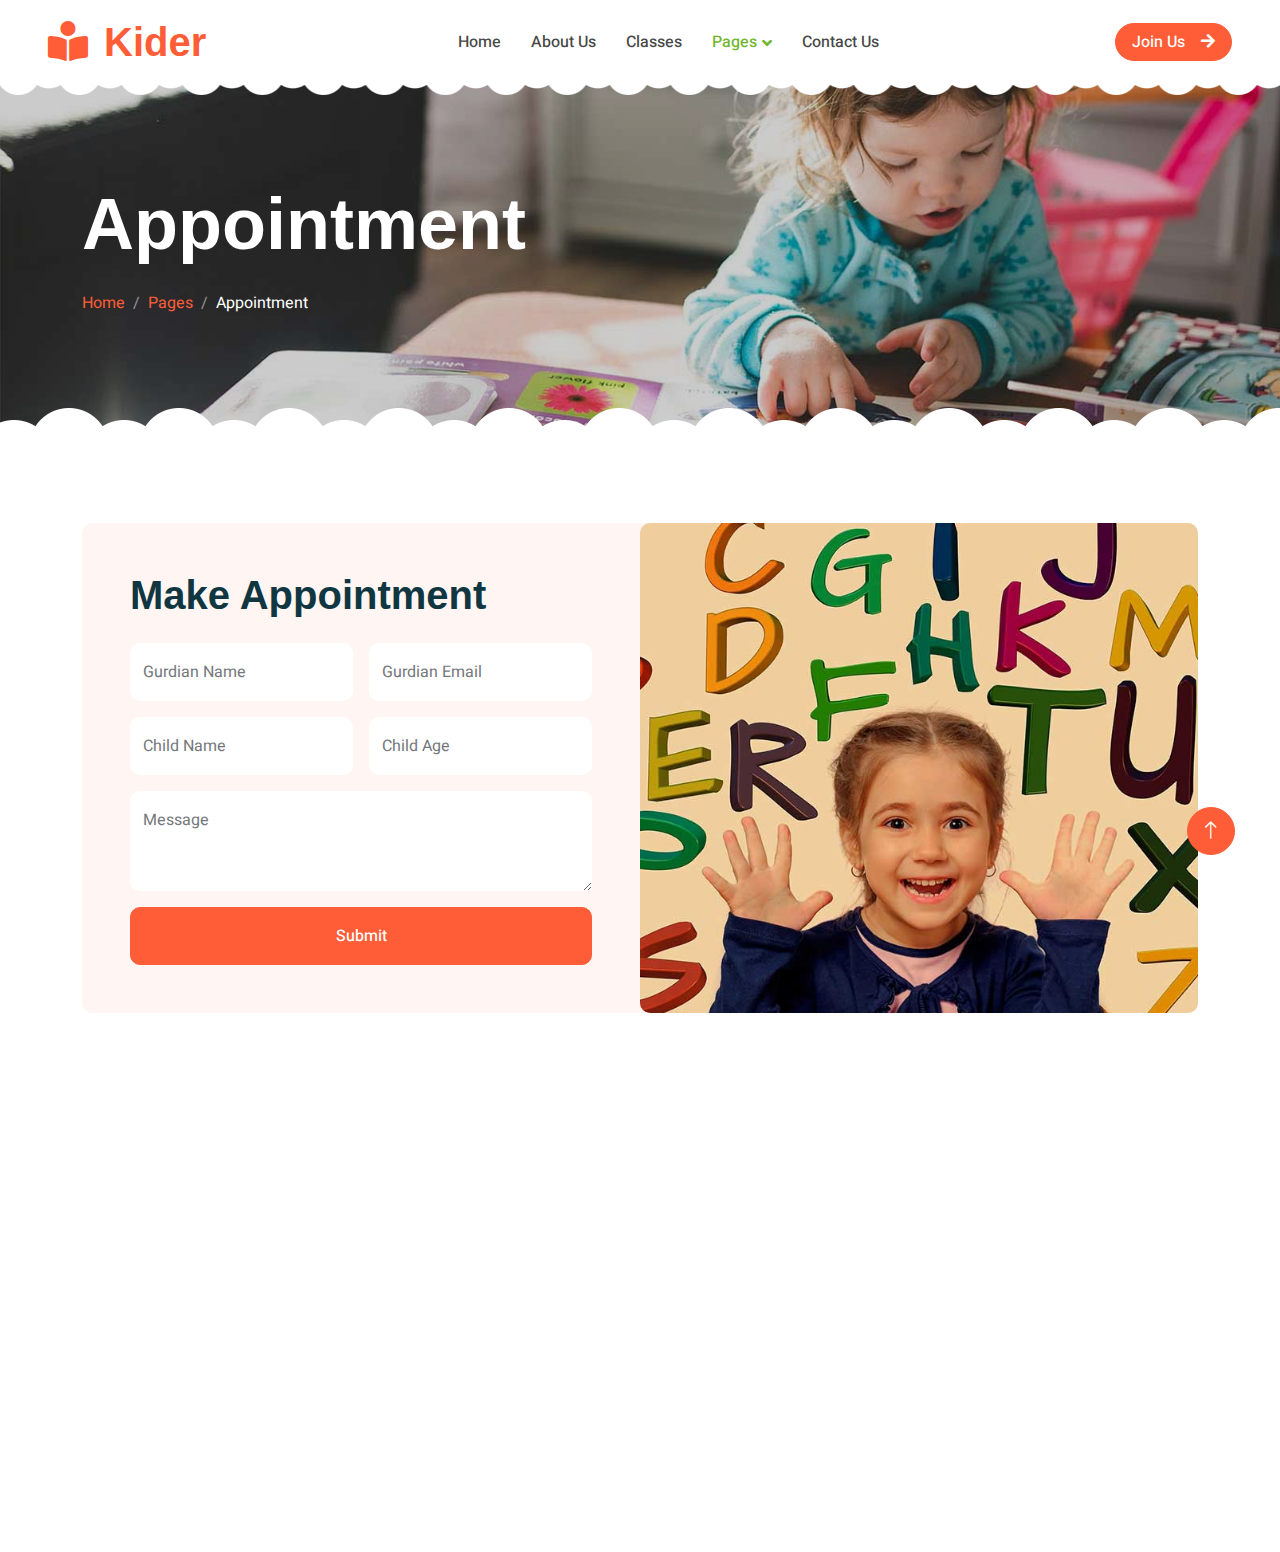
<file: appointment.html>
<!DOCTYPE html>
<html lang="en">

<head>
    <meta charset="utf-8">
    <title>Kider - Preschool Website Template</title>
    <meta content="width=device-width, initial-scale=1.0" name="viewport">
    <meta content="" name="keywords">
    <meta content="" name="description">

    <!-- Favicon -->
    <link href="img/favicon.ico" rel="icon">

    <!-- Google Web Fonts -->
    <link rel="preconnect" href="https://fonts.googleapis.com">
    <link rel="preconnect" href="https://fonts.gstatic.com" crossorigin>
    <link href="https://fonts.googleapis.com/css2?family=Heebo:wght@400;500;600&family=Inter:wght@600&family=Lobster+Two:wght@700&display=swap" rel="stylesheet">
    
    <!-- Icon Font Stylesheet -->
    <link href="https://cdnjs.cloudflare.com/ajax/libs/font-awesome/5.10.0/css/all.min.css" rel="stylesheet">
    <link href="https://cdn.jsdelivr.net/npm/bootstrap-icons@1.4.1/font/bootstrap-icons.css" rel="stylesheet">

    <!-- Libraries Stylesheet -->
    <link href="lib/animate/animate.min.css" rel="stylesheet">
    <link href="lib/owlcarousel/assets/owl.carousel.min.css" rel="stylesheet">

    <!-- Customized Bootstrap Stylesheet -->
    <link href="css/bootstrap.min.css" rel="stylesheet">

    <!-- Template Stylesheet -->
    <link href="css/style.css" rel="stylesheet">
</head>

<body>
    <div class="container-xxl bg-white p-0">
        <!-- Spinner Start -->
        <div id="spinner" class="show bg-white position-fixed translate-middle w-100 vh-100 top-50 start-50 d-flex align-items-center justify-content-center">
            <div class="spinner-border text-primary" style="width: 3rem; height: 3rem;" role="status">
                <span class="sr-only">Loading...</span>
            </div>
        </div>
        <!-- Spinner End -->


        <!-- Navbar Start -->
        <nav class="navbar navbar-expand-lg bg-white navbar-light sticky-top px-4 px-lg-5 py-lg-0">
            <a href="index.html" class="navbar-brand">
                <h1 class="m-0 text-primary"><i class="fa fa-book-reader me-3"></i>Kider</h1>
            </a>
            <button type="button" class="navbar-toggler" data-bs-toggle="collapse" data-bs-target="#navbarCollapse">
                <span class="navbar-toggler-icon"></span>
            </button>
            <div class="collapse navbar-collapse" id="navbarCollapse">
                <div class="navbar-nav mx-auto">
                    <a href="index.html" class="nav-item nav-link">Home</a>
                    <a href="about.html" class="nav-item nav-link">About Us</a>
                    <a href="classes.html" class="nav-item nav-link">Classes</a>
                    <div class="nav-item dropdown">
                        <a href="#" class="nav-link dropdown-toggle active" data-bs-toggle="dropdown">Pages</a>
                        <div class="dropdown-menu rounded-0 rounded-bottom border-0 shadow-sm m-0">
                            <a href="facility.html" class="dropdown-item">School Facilities</a>
                            <a href="team.html" class="dropdown-item">Popular Teachers</a>
                            <a href="call-to-action.html" class="dropdown-item">Become A Teachers</a>
                            <a href="appointment.html" class="dropdown-item active">Make Appointment</a>
                            <a href="testimonial.html" class="dropdown-item">Testimonial</a>
                            <a href="404.html" class="dropdown-item">404 Error</a>
                        </div>
                    </div>
                    <a href="contact.html" class="nav-item nav-link">Contact Us</a>
                </div>
                <a href="" class="btn btn-primary rounded-pill px-3 d-none d-lg-block">Join Us<i class="fa fa-arrow-right ms-3"></i></a>
            </div>
        </nav>
        <!-- Navbar End -->


        <!-- Page Header End -->
        <div class="container-xxl py-5 page-header position-relative mb-5">
            <div class="container py-5">
                <h1 class="display-2 text-white animated slideInDown mb-4">Appointment</h1>
                <nav aria-label="breadcrumb animated slideInDown">
                    <ol class="breadcrumb">
                        <li class="breadcrumb-item"><a href="#">Home</a></li>
                        <li class="breadcrumb-item"><a href="#">Pages</a></li>
                        <li class="breadcrumb-item text-white active" aria-current="page">Appointment</li>
                    </ol>
                </nav>
            </div>
        </div>
        <!-- Page Header End -->


        <!-- Appointment Start -->
        <div class="container-xxl py-5">
            <div class="container">
                <div class="bg-light rounded">
                    <div class="row g-0">
                        <div class="col-lg-6 wow fadeIn" data-wow-delay="0.1s">
                            <div class="h-100 d-flex flex-column justify-content-center p-5">
                                <h1 class="mb-4">Make Appointment</h1>
                                <form>
                                    <div class="row g-3">
                                        <div class="col-sm-6">
                                            <div class="form-floating">
                                                <input type="text" class="form-control border-0" id="gname" placeholder="Gurdian Name">
                                                <label for="gname">Gurdian Name</label>
                                            </div>
                                        </div>
                                        <div class="col-sm-6">
                                            <div class="form-floating">
                                                <input type="email" class="form-control border-0" id="gmail" placeholder="Gurdian Email">
                                                <label for="gmail">Gurdian Email</label>
                                            </div>
                                        </div>
                                        <div class="col-sm-6">
                                            <div class="form-floating">
                                                <input type="text" class="form-control border-0" id="cname" placeholder="Child Name">
                                                <label for="cname">Child Name</label>
                                            </div>
                                        </div>
                                        <div class="col-sm-6">
                                            <div class="form-floating">
                                                <input type="text" class="form-control border-0" id="cage" placeholder="Child Age">
                                                <label for="cage">Child Age</label>
                                            </div>
                                        </div>
                                        <div class="col-12">
                                            <div class="form-floating">
                                                <textarea class="form-control border-0" placeholder="Leave a message here" id="message" style="height: 100px"></textarea>
                                                <label for="message">Message</label>
                                            </div>
                                        </div>
                                        <div class="col-12">
                                            <button class="btn btn-primary w-100 py-3" type="submit">Submit</button>
                                        </div>
                                    </div>
                                </form>
                            </div>
                        </div>
                        <div class="col-lg-6 wow fadeIn" data-wow-delay="0.5s" style="min-height: 400px;">
                            <div class="position-relative h-100">
                                <img class="position-absolute w-100 h-100 rounded" src="img/appointment.jpg" style="object-fit: cover;">
                            </div>
                        </div>
                    </div>
                </div>
            </div>
        </div>
        <!-- Appointment End -->


        <!-- Footer Start -->
        <div class="container-fluid bg-dark text-white-50 footer pt-5 mt-5 wow fadeIn" data-wow-delay="0.1s">
            <div class="container py-5">
                <div class="row g-5">
                    <div class="col-lg-3 col-md-6">
                        <h3 class="text-white mb-4">Get In Touch</h3>
                        <p class="mb-2"><i class="fa fa-map-marker-alt me-3"></i>123 Street, New York, USA</p>
                        <p class="mb-2"><i class="fa fa-phone-alt me-3"></i>+012 345 67890</p>
                        <p class="mb-2"><i class="fa fa-envelope me-3"></i>info@example.com</p>
                        <div class="d-flex pt-2">
                            <a class="btn btn-outline-light btn-social" href=""><i class="fab fa-twitter"></i></a>
                            <a class="btn btn-outline-light btn-social" href=""><i class="fab fa-facebook-f"></i></a>
                            <a class="btn btn-outline-light btn-social" href=""><i class="fab fa-youtube"></i></a>
                            <a class="btn btn-outline-light btn-social" href=""><i class="fab fa-linkedin-in"></i></a>
                        </div>
                    </div>
                    <div class="col-lg-3 col-md-6">
                        <h3 class="text-white mb-4">Quick Links</h3>
                        <a class="btn btn-link text-white-50" href="">About Us</a>
                        <a class="btn btn-link text-white-50" href="">Contact Us</a>
                        <a class="btn btn-link text-white-50" href="">Our Services</a>
                        <a class="btn btn-link text-white-50" href="">Privacy Policy</a>
                        <a class="btn btn-link text-white-50" href="">Terms & Condition</a>
                    </div>
                    <div class="col-lg-3 col-md-6">
                        <h3 class="text-white mb-4">Photo Gallery</h3>
                        <div class="row g-2 pt-2">
                            <div class="col-4">
                                <img class="img-fluid rounded bg-light p-1" src="img/classes-1.jpg" alt="">
                            </div>
                            <div class="col-4">
                                <img class="img-fluid rounded bg-light p-1" src="img/classes-2.jpg" alt="">
                            </div>
                            <div class="col-4">
                                <img class="img-fluid rounded bg-light p-1" src="img/classes-3.jpg" alt="">
                            </div>
                            <div class="col-4">
                                <img class="img-fluid rounded bg-light p-1" src="img/classes-4.jpg" alt="">
                            </div>
                            <div class="col-4">
                                <img class="img-fluid rounded bg-light p-1" src="img/classes-5.jpg" alt="">
                            </div>
                            <div class="col-4">
                                <img class="img-fluid rounded bg-light p-1" src="img/classes-6.jpg" alt="">
                            </div>
                        </div>
                    </div>
                    <div class="col-lg-3 col-md-6">
                        <h3 class="text-white mb-4">Newsletter</h3>
                        <p>Dolor amet sit justo amet elitr clita ipsum elitr est.</p>
                        <div class="position-relative mx-auto" style="max-width: 400px;">
                            <input class="form-control bg-transparent w-100 py-3 ps-4 pe-5" type="text" placeholder="Your email">
                            <button type="button" class="btn btn-primary py-2 position-absolute top-0 end-0 mt-2 me-2">SignUp</button>
                        </div>
                    </div>
                </div>
            </div>
            <div class="container">
                <div class="copyright">
                    <div class="row">
                        <div class="col-md-6 text-center text-md-start mb-3 mb-md-0">
                            &copy; <a class="border-bottom" href="#">Your Site Name</a>, All Right Reserved. 
							
							<!--/*** This template is free as long as you keep the footer author’s credit link/attribution link/backlink. If you'd like to use the template without the footer author’s credit link/attribution link/backlink, you can purchase the Credit Removal License from "https://htmlcodex.com/credit-removal". Thank you for your support. ***/-->
							Designed By <a class="border-bottom" href="https://htmlcodex.com">HTML Codex</a>
                        </div>
                        <div class="col-md-6 text-center text-md-end">
                            <div class="footer-menu">
                                <a href="">Home</a>
                                <a href="">Cookies</a>
                                <a href="">Help</a>
                                <a href="">FQAs</a>
                            </div>
                        </div>
                    </div>
                </div>
            </div>
        </div>
        <!-- Footer End -->


        <!-- Back to Top -->
        <a href="#" class="btn btn-lg btn-primary btn-lg-square back-to-top"><i class="bi bi-arrow-up"></i></a>
    </div>

    <!-- JavaScript Libraries -->
    <script src="https://code.jquery.com/jquery-3.4.1.min.js"></script>
    <script src="https://cdn.jsdelivr.net/npm/bootstrap@5.0.0/dist/js/bootstrap.bundle.min.js"></script>
    <script src="lib/wow/wow.min.js"></script>
    <script src="lib/easing/easing.min.js"></script>
    <script src="lib/waypoints/waypoints.min.js"></script>
    <script src="lib/owlcarousel/owl.carousel.min.js"></script>

    <!-- Template Javascript -->
    <script src="js/main.js"></script>
</body>

</html>
</file>
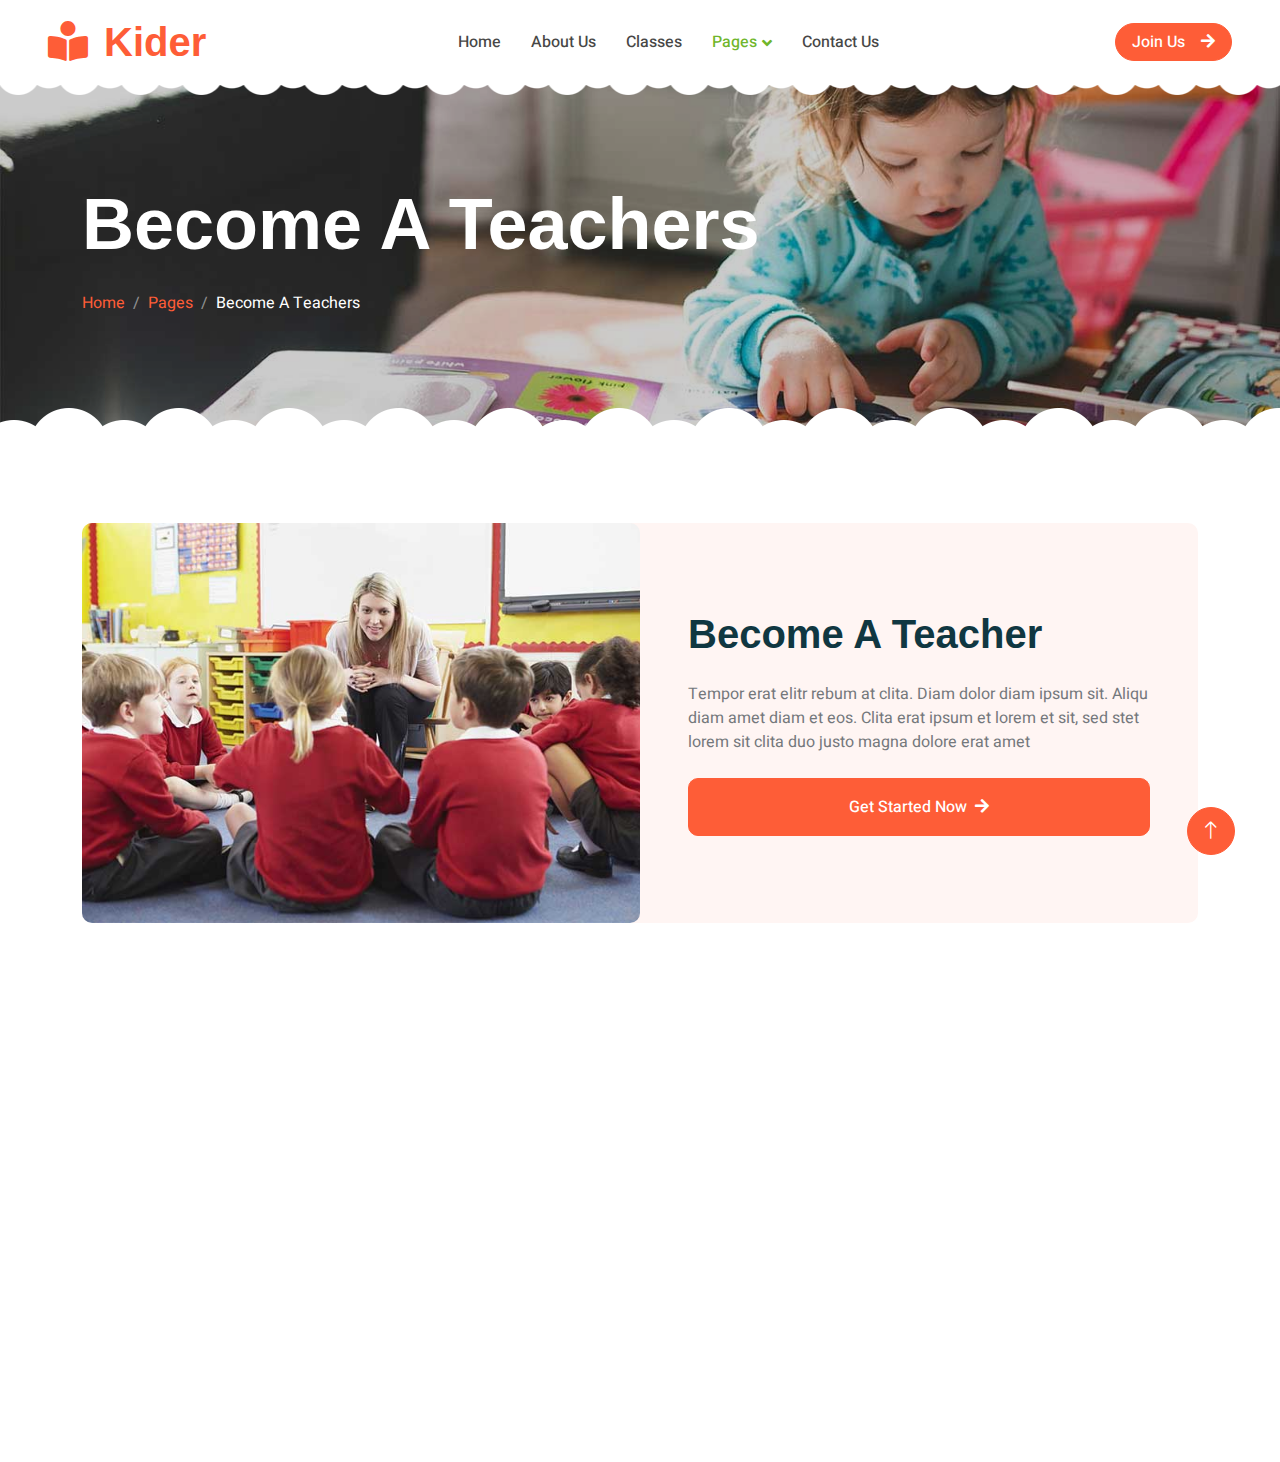
<file: call-to-action.html>
<!DOCTYPE html>
<html lang="en">

<head>
    <meta charset="utf-8">
    <title>Kider - Preschool Website Template</title>
    <meta content="width=device-width, initial-scale=1.0" name="viewport">
    <meta content="" name="keywords">
    <meta content="" name="description">

    <!-- Favicon -->
    <link href="img/favicon.ico" rel="icon">

    <!-- Google Web Fonts -->
    <link rel="preconnect" href="https://fonts.googleapis.com">
    <link rel="preconnect" href="https://fonts.gstatic.com" crossorigin>
    <link href="https://fonts.googleapis.com/css2?family=Heebo:wght@400;500;600&family=Inter:wght@600&family=Lobster+Two:wght@700&display=swap" rel="stylesheet">
    
    <!-- Icon Font Stylesheet -->
    <link href="https://cdnjs.cloudflare.com/ajax/libs/font-awesome/5.10.0/css/all.min.css" rel="stylesheet">
    <link href="https://cdn.jsdelivr.net/npm/bootstrap-icons@1.4.1/font/bootstrap-icons.css" rel="stylesheet">

    <!-- Libraries Stylesheet -->
    <link href="lib/animate/animate.min.css" rel="stylesheet">
    <link href="lib/owlcarousel/assets/owl.carousel.min.css" rel="stylesheet">

    <!-- Customized Bootstrap Stylesheet -->
    <link href="css/bootstrap.min.css" rel="stylesheet">

    <!-- Template Stylesheet -->
    <link href="css/style.css" rel="stylesheet">
</head>

<body>
    <div class="container-xxl bg-white p-0">
        <!-- Spinner Start -->
        <div id="spinner" class="show bg-white position-fixed translate-middle w-100 vh-100 top-50 start-50 d-flex align-items-center justify-content-center">
            <div class="spinner-border text-primary" style="width: 3rem; height: 3rem;" role="status">
                <span class="sr-only">Loading...</span>
            </div>
        </div>
        <!-- Spinner End -->


        <!-- Navbar Start -->
        <nav class="navbar navbar-expand-lg bg-white navbar-light sticky-top px-4 px-lg-5 py-lg-0">
            <a href="index.html" class="navbar-brand">
                <h1 class="m-0 text-primary"><i class="fa fa-book-reader me-3"></i>Kider</h1>
            </a>
            <button type="button" class="navbar-toggler" data-bs-toggle="collapse" data-bs-target="#navbarCollapse">
                <span class="navbar-toggler-icon"></span>
            </button>
            <div class="collapse navbar-collapse" id="navbarCollapse">
                <div class="navbar-nav mx-auto">
                    <a href="index.html" class="nav-item nav-link">Home</a>
                    <a href="about.html" class="nav-item nav-link">About Us</a>
                    <a href="classes.html" class="nav-item nav-link">Classes</a>
                    <div class="nav-item dropdown">
                        <a href="#" class="nav-link dropdown-toggle active" data-bs-toggle="dropdown">Pages</a>
                        <div class="dropdown-menu rounded-0 rounded-bottom border-0 shadow-sm m-0">
                            <a href="facility.html" class="dropdown-item">School Facilities</a>
                            <a href="team.html" class="dropdown-item">Popular Teachers</a>
                            <a href="call-to-action.html" class="dropdown-item active">Become A Teachers</a>
                            <a href="appointment.html" class="dropdown-item">Make Appointment</a>
                            <a href="testimonial.html" class="dropdown-item">Testimonial</a>
                            <a href="404.html" class="dropdown-item">404 Error</a>
                        </div>
                    </div>
                    <a href="contact.html" class="nav-item nav-link">Contact Us</a>
                </div>
                <a href="" class="btn btn-primary rounded-pill px-3 d-none d-lg-block">Join Us<i class="fa fa-arrow-right ms-3"></i></a>
            </div>
        </nav>
        <!-- Navbar End -->


        <!-- Page Header End -->
        <div class="container-xxl py-5 page-header position-relative mb-5">
            <div class="container py-5">
                <h1 class="display-2 text-white animated slideInDown mb-4">Become A Teachers</h1>
                <nav aria-label="breadcrumb animated slideInDown">
                    <ol class="breadcrumb">
                        <li class="breadcrumb-item"><a href="#">Home</a></li>
                        <li class="breadcrumb-item"><a href="#">Pages</a></li>
                        <li class="breadcrumb-item text-white active" aria-current="page">Become A Teachers</li>
                    </ol>
                </nav>
            </div>
        </div>
        <!-- Page Header End -->


        <!-- Call To Action Start -->
        <div class="container-xxl py-5">
            <div class="container">
                <div class="bg-light rounded">
                    <div class="row g-0">
                        <div class="col-lg-6 wow fadeIn" data-wow-delay="0.1s" style="min-height: 400px;">
                            <div class="position-relative h-100">
                                <img class="position-absolute w-100 h-100 rounded" src="img/call-to-action.jpg" style="object-fit: cover;">
                            </div>
                        </div>
                        <div class="col-lg-6 wow fadeIn" data-wow-delay="0.5s">
                            <div class="h-100 d-flex flex-column justify-content-center p-5">
                                <h1 class="mb-4">Become A Teacher</h1>
                                <p class="mb-4">Tempor erat elitr rebum at clita. Diam dolor diam ipsum sit. Aliqu diam amet diam et eos.
                                    Clita erat ipsum et lorem et sit, sed stet lorem sit clita duo justo magna dolore erat amet
                                </p>
                                <a class="btn btn-primary py-3 px-5" href="">Get Started Now<i class="fa fa-arrow-right ms-2"></i></a>
                            </div>
                        </div>
                    </div>
                </div>
            </div>
        </div>
        <!-- Call To Action End -->


        <!-- Footer Start -->
        <div class="container-fluid bg-dark text-white-50 footer pt-5 mt-5 wow fadeIn" data-wow-delay="0.1s">
            <div class="container py-5">
                <div class="row g-5">
                    <div class="col-lg-3 col-md-6">
                        <h3 class="text-white mb-4">Get In Touch</h3>
                        <p class="mb-2"><i class="fa fa-map-marker-alt me-3"></i>123 Street, New York, USA</p>
                        <p class="mb-2"><i class="fa fa-phone-alt me-3"></i>+012 345 67890</p>
                        <p class="mb-2"><i class="fa fa-envelope me-3"></i>info@example.com</p>
                        <div class="d-flex pt-2">
                            <a class="btn btn-outline-light btn-social" href=""><i class="fab fa-twitter"></i></a>
                            <a class="btn btn-outline-light btn-social" href=""><i class="fab fa-facebook-f"></i></a>
                            <a class="btn btn-outline-light btn-social" href=""><i class="fab fa-youtube"></i></a>
                            <a class="btn btn-outline-light btn-social" href=""><i class="fab fa-linkedin-in"></i></a>
                        </div>
                    </div>
                    <div class="col-lg-3 col-md-6">
                        <h3 class="text-white mb-4">Quick Links</h3>
                        <a class="btn btn-link text-white-50" href="">About Us</a>
                        <a class="btn btn-link text-white-50" href="">Contact Us</a>
                        <a class="btn btn-link text-white-50" href="">Our Services</a>
                        <a class="btn btn-link text-white-50" href="">Privacy Policy</a>
                        <a class="btn btn-link text-white-50" href="">Terms & Condition</a>
                    </div>
                    <div class="col-lg-3 col-md-6">
                        <h3 class="text-white mb-4">Photo Gallery</h3>
                        <div class="row g-2 pt-2">
                            <div class="col-4">
                                <img class="img-fluid rounded bg-light p-1" src="img/classes-1.jpg" alt="">
                            </div>
                            <div class="col-4">
                                <img class="img-fluid rounded bg-light p-1" src="img/classes-2.jpg" alt="">
                            </div>
                            <div class="col-4">
                                <img class="img-fluid rounded bg-light p-1" src="img/classes-3.jpg" alt="">
                            </div>
                            <div class="col-4">
                                <img class="img-fluid rounded bg-light p-1" src="img/classes-4.jpg" alt="">
                            </div>
                            <div class="col-4">
                                <img class="img-fluid rounded bg-light p-1" src="img/classes-5.jpg" alt="">
                            </div>
                            <div class="col-4">
                                <img class="img-fluid rounded bg-light p-1" src="img/classes-6.jpg" alt="">
                            </div>
                        </div>
                    </div>
                    <div class="col-lg-3 col-md-6">
                        <h3 class="text-white mb-4">Newsletter</h3>
                        <p>Dolor amet sit justo amet elitr clita ipsum elitr est.</p>
                        <div class="position-relative mx-auto" style="max-width: 400px;">
                            <input class="form-control bg-transparent w-100 py-3 ps-4 pe-5" type="text" placeholder="Your email">
                            <button type="button" class="btn btn-primary py-2 position-absolute top-0 end-0 mt-2 me-2">SignUp</button>
                        </div>
                    </div>
                </div>
            </div>
            <div class="container">
                <div class="copyright">
                    <div class="row">
                        <div class="col-md-6 text-center text-md-start mb-3 mb-md-0">
                            &copy; <a class="border-bottom" href="#">Your Site Name</a>, All Right Reserved. 
							
							<!--/*** This template is free as long as you keep the footer author’s credit link/attribution link/backlink. If you'd like to use the template without the footer author’s credit link/attribution link/backlink, you can purchase the Credit Removal License from "https://htmlcodex.com/credit-removal". Thank you for your support. ***/-->
							Designed By <a class="border-bottom" href="https://htmlcodex.com">HTML Codex</a>
                        </div>
                        <div class="col-md-6 text-center text-md-end">
                            <div class="footer-menu">
                                <a href="">Home</a>
                                <a href="">Cookies</a>
                                <a href="">Help</a>
                                <a href="">FQAs</a>
                            </div>
                        </div>
                    </div>
                </div>
            </div>
        </div>
        <!-- Footer End -->


        <!-- Back to Top -->
        <a href="#" class="btn btn-lg btn-primary btn-lg-square back-to-top"><i class="bi bi-arrow-up"></i></a>
    </div>

    <!-- JavaScript Libraries -->
    <script src="https://code.jquery.com/jquery-3.4.1.min.js"></script>
    <script src="https://cdn.jsdelivr.net/npm/bootstrap@5.0.0/dist/js/bootstrap.bundle.min.js"></script>
    <script src="lib/wow/wow.min.js"></script>
    <script src="lib/easing/easing.min.js"></script>
    <script src="lib/waypoints/waypoints.min.js"></script>
    <script src="lib/owlcarousel/owl.carousel.min.js"></script>

    <!-- Template Javascript -->
    <script src="js/main.js"></script>
</body>

</html>
</file>
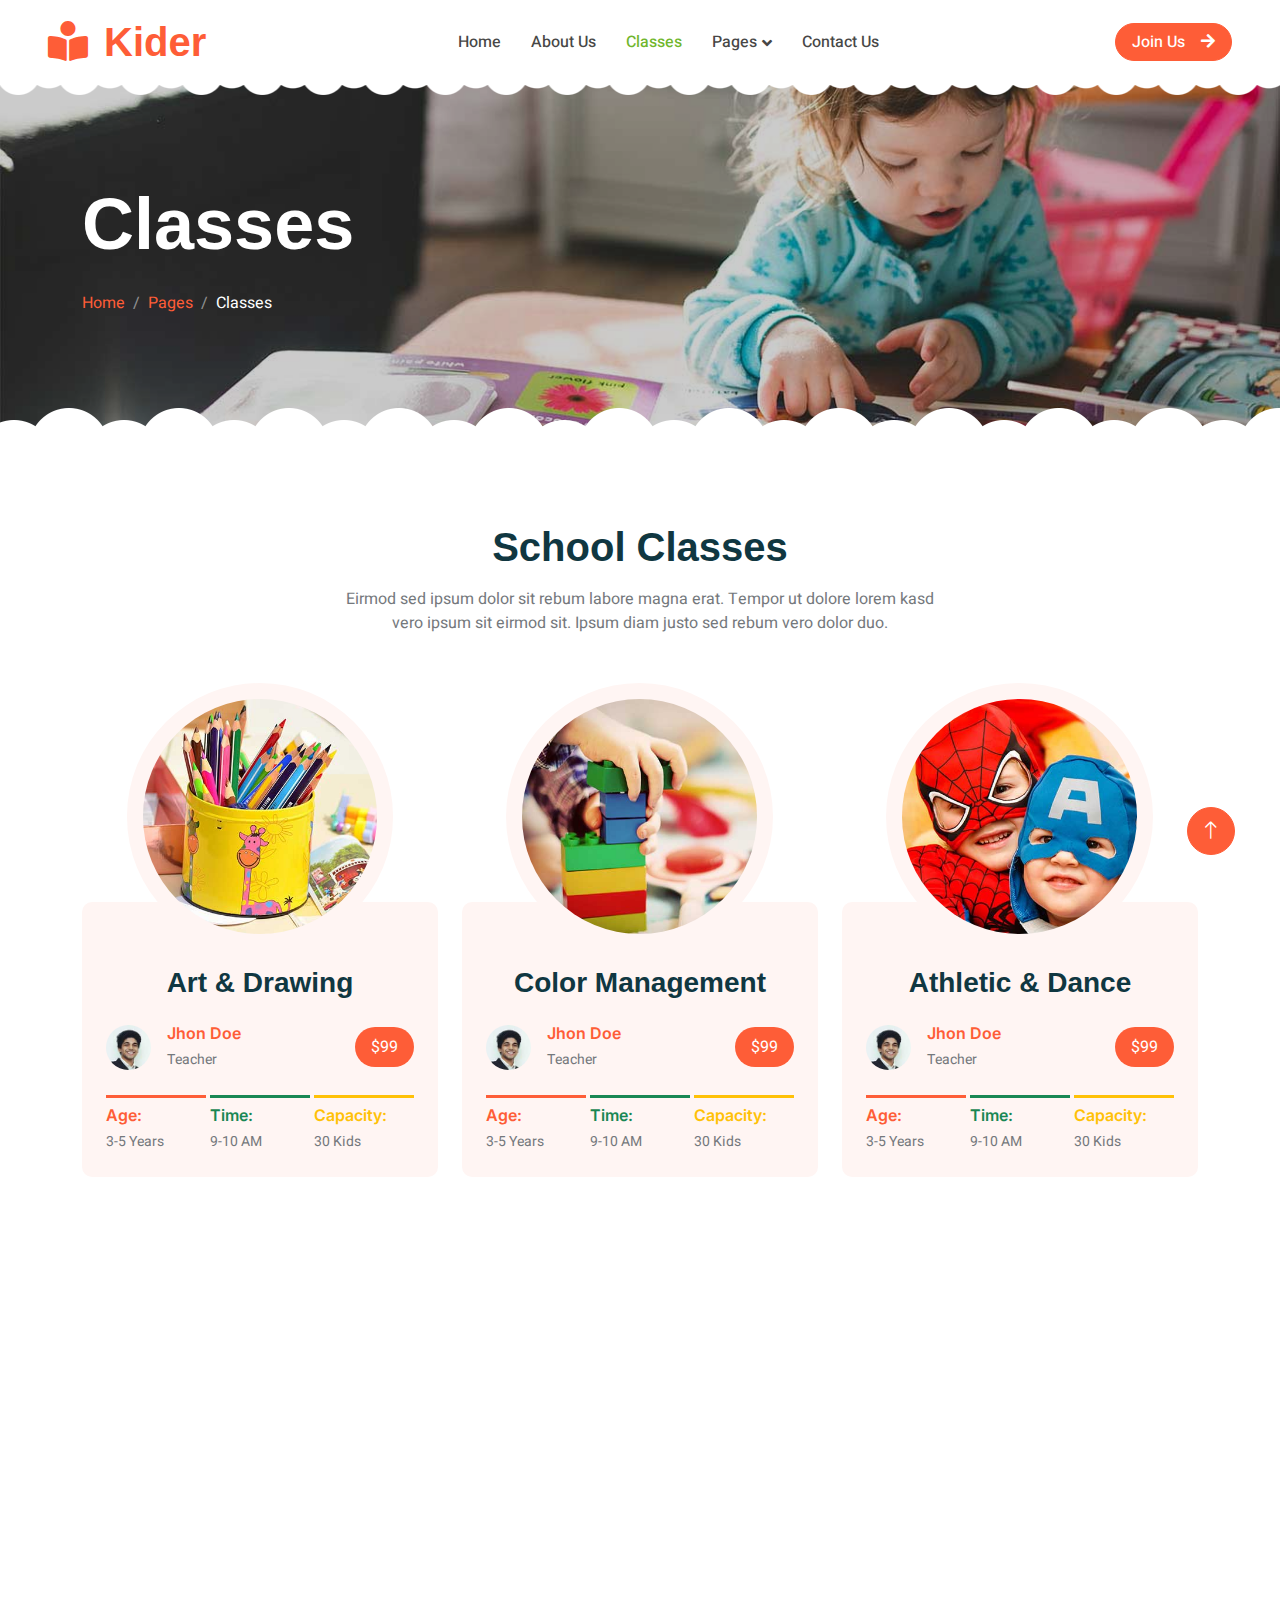
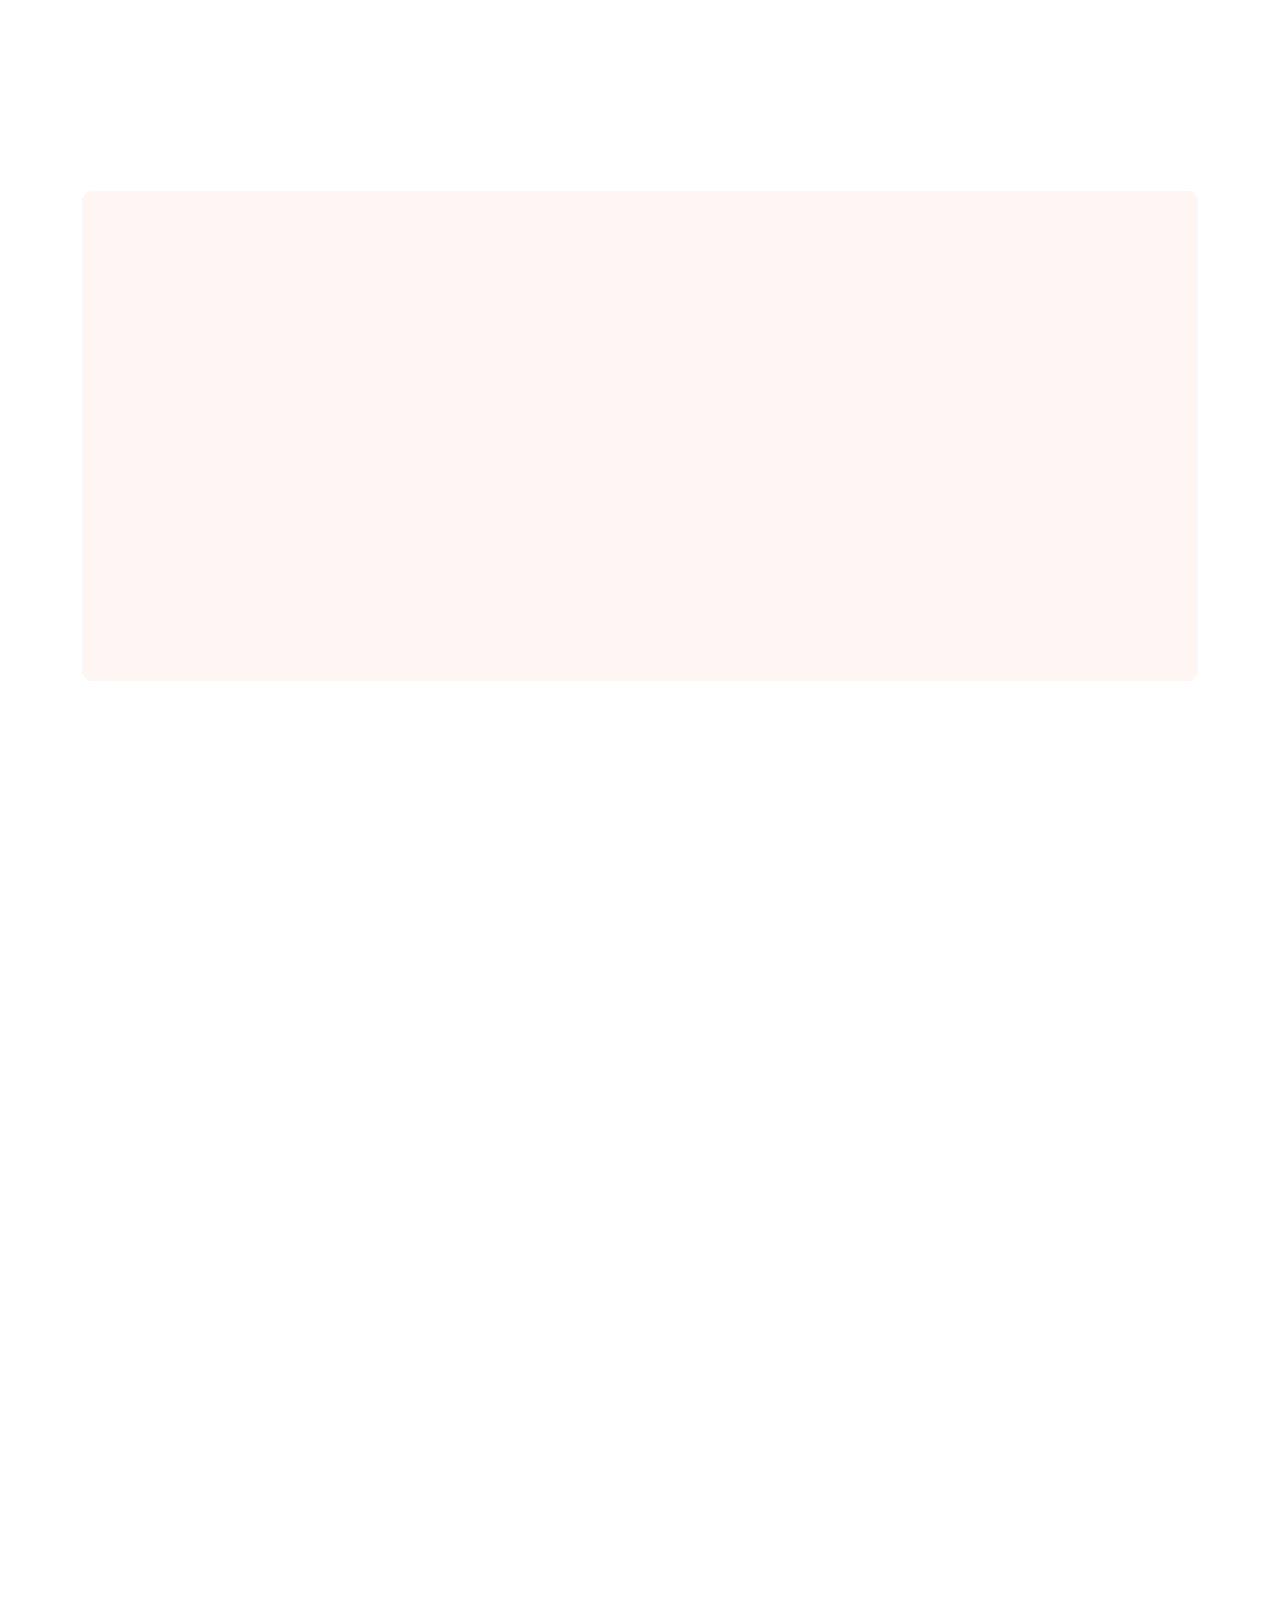
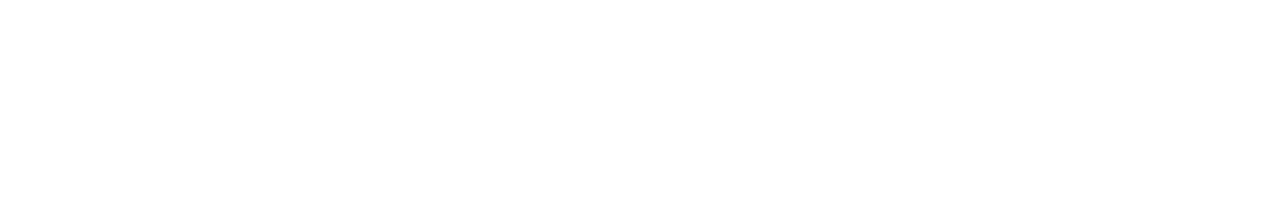
<file: classes.html>
<!DOCTYPE html>
<html lang="en">

<head>
    <meta charset="utf-8">
    <title>Kider - Preschool Website Template</title>
    <meta content="width=device-width, initial-scale=1.0" name="viewport">
    <meta content="" name="keywords">
    <meta content="" name="description">

    <!-- Favicon -->
    <link href="img/favicon.ico" rel="icon">

    <!-- Google Web Fonts -->
    <link rel="preconnect" href="https://fonts.googleapis.com">
    <link rel="preconnect" href="https://fonts.gstatic.com" crossorigin>
    <link href="https://fonts.googleapis.com/css2?family=Heebo:wght@400;500;600&family=Inter:wght@600&family=Lobster+Two:wght@700&display=swap" rel="stylesheet">
    
    <!-- Icon Font Stylesheet -->
    <link href="https://cdnjs.cloudflare.com/ajax/libs/font-awesome/5.10.0/css/all.min.css" rel="stylesheet">
    <link href="https://cdn.jsdelivr.net/npm/bootstrap-icons@1.4.1/font/bootstrap-icons.css" rel="stylesheet">

    <!-- Libraries Stylesheet -->
    <link href="lib/animate/animate.min.css" rel="stylesheet">
    <link href="lib/owlcarousel/assets/owl.carousel.min.css" rel="stylesheet">

    <!-- Customized Bootstrap Stylesheet -->
    <link href="css/bootstrap.min.css" rel="stylesheet">

    <!-- Template Stylesheet -->
    <link href="css/style.css" rel="stylesheet">
</head>

<body>
    <div class="container-xxl bg-white p-0">
        <!-- Spinner Start -->
        <div id="spinner" class="show bg-white position-fixed translate-middle w-100 vh-100 top-50 start-50 d-flex align-items-center justify-content-center">
            <div class="spinner-border text-primary" style="width: 3rem; height: 3rem;" role="status">
                <span class="sr-only">Loading...</span>
            </div>
        </div>
        <!-- Spinner End -->


        <!-- Navbar Start -->
        <nav class="navbar navbar-expand-lg bg-white navbar-light sticky-top px-4 px-lg-5 py-lg-0">
            <a href="index.html" class="navbar-brand">
                <h1 class="m-0 text-primary"><i class="fa fa-book-reader me-3"></i>Kider</h1>
            </a>
            <button type="button" class="navbar-toggler" data-bs-toggle="collapse" data-bs-target="#navbarCollapse">
                <span class="navbar-toggler-icon"></span>
            </button>
            <div class="collapse navbar-collapse" id="navbarCollapse">
                <div class="navbar-nav mx-auto">
                    <a href="index.html" class="nav-item nav-link">Home</a>
                    <a href="about.html" class="nav-item nav-link">About Us</a>
                    <a href="classes.html" class="nav-item nav-link active">Classes</a>
                    <div class="nav-item dropdown">
                        <a href="#" class="nav-link dropdown-toggle" data-bs-toggle="dropdown">Pages</a>
                        <div class="dropdown-menu rounded-0 rounded-bottom border-0 shadow-sm m-0">
                            <a href="facility.html" class="dropdown-item">School Facilities</a>
                            <a href="team.html" class="dropdown-item">Popular Teachers</a>
                            <a href="call-to-action.html" class="dropdown-item">Become A Teachers</a>
                            <a href="appointment.html" class="dropdown-item">Make Appointment</a>
                            <a href="testimonial.html" class="dropdown-item">Testimonial</a>
                            <a href="404.html" class="dropdown-item">404 Error</a>
                        </div>
                    </div>
                    <a href="contact.html" class="nav-item nav-link">Contact Us</a>
                </div>
                <a href="" class="btn btn-primary rounded-pill px-3 d-none d-lg-block">Join Us<i class="fa fa-arrow-right ms-3"></i></a>
            </div>
        </nav>
        <!-- Navbar End -->


        <!-- Page Header End -->
        <div class="container-xxl py-5 page-header position-relative mb-5">
            <div class="container py-5">
                <h1 class="display-2 text-white animated slideInDown mb-4">Classes</h1>
                <nav aria-label="breadcrumb animated slideInDown">
                    <ol class="breadcrumb">
                        <li class="breadcrumb-item"><a href="#">Home</a></li>
                        <li class="breadcrumb-item"><a href="#">Pages</a></li>
                        <li class="breadcrumb-item text-white active" aria-current="page">Classes</li>
                    </ol>
                </nav>
            </div>
        </div>
        <!-- Page Header End -->


        <!-- Classes Start -->
        <div class="container-xxl py-5">
            <div class="container">
                <div class="text-center mx-auto mb-5 wow fadeInUp" data-wow-delay="0.1s" style="max-width: 600px;">
                    <h1 class="mb-3">School Classes</h1>
                    <p>Eirmod sed ipsum dolor sit rebum labore magna erat. Tempor ut dolore lorem kasd vero ipsum sit eirmod sit. Ipsum diam justo sed rebum vero dolor duo.</p>
                </div>
                <div class="row g-4">
                    <div class="col-lg-4 col-md-6 wow fadeInUp" data-wow-delay="0.1s">
                        <div class="classes-item">
                            <div class="bg-light rounded-circle w-75 mx-auto p-3">
                                <img class="img-fluid rounded-circle" src="img/classes-1.jpg" alt="">
                            </div>
                            <div class="bg-light rounded p-4 pt-5 mt-n5">
                                <a class="d-block text-center h3 mt-3 mb-4" href="">Art & Drawing</a>
                                <div class="d-flex align-items-center justify-content-between mb-4">
                                    <div class="d-flex align-items-center">
                                        <img class="rounded-circle flex-shrink-0" src="img/user.jpg" alt="" style="width: 45px; height: 45px;">
                                        <div class="ms-3">
                                            <h6 class="text-primary mb-1">Jhon Doe</h6>
                                            <small>Teacher</small>
                                        </div>
                                    </div>
                                    <span class="bg-primary text-white rounded-pill py-2 px-3" href="">$99</span>
                                </div>
                                <div class="row g-1">
                                    <div class="col-4">
                                        <div class="border-top border-3 border-primary pt-2">
                                            <h6 class="text-primary mb-1">Age:</h6>
                                            <small>3-5 Years</small>
                                        </div>
                                    </div>
                                    <div class="col-4">
                                        <div class="border-top border-3 border-success pt-2">
                                            <h6 class="text-success mb-1">Time:</h6>
                                            <small>9-10 AM</small>
                                        </div>
                                    </div>
                                    <div class="col-4">
                                        <div class="border-top border-3 border-warning pt-2">
                                            <h6 class="text-warning mb-1">Capacity:</h6>
                                            <small>30 Kids</small>
                                        </div>
                                    </div>
                                </div>
                            </div>
                        </div>
                    </div>
                    <div class="col-lg-4 col-md-6 wow fadeInUp" data-wow-delay="0.3s">
                        <div class="classes-item">
                            <div class="bg-light rounded-circle w-75 mx-auto p-3">
                                <img class="img-fluid rounded-circle" src="img/classes-2.jpg" alt="">
                            </div>
                            <div class="bg-light rounded p-4 pt-5 mt-n5">
                                <a class="d-block text-center h3 mt-3 mb-4" href="">Color Management</a>
                                <div class="d-flex align-items-center justify-content-between mb-4">
                                    <div class="d-flex align-items-center">
                                        <img class="rounded-circle flex-shrink-0" src="img/user.jpg" alt="" style="width: 45px; height: 45px;">
                                        <div class="ms-3">
                                            <h6 class="text-primary mb-1">Jhon Doe</h6>
                                            <small>Teacher</small>
                                        </div>
                                    </div>
                                    <span class="bg-primary text-white rounded-pill py-2 px-3" href="">$99</span>
                                </div>
                                <div class="row g-1">
                                    <div class="col-4">
                                        <div class="border-top border-3 border-primary pt-2">
                                            <h6 class="text-primary mb-1">Age:</h6>
                                            <small>3-5 Years</small>
                                        </div>
                                    </div>
                                    <div class="col-4">
                                        <div class="border-top border-3 border-success pt-2">
                                            <h6 class="text-success mb-1">Time:</h6>
                                            <small>9-10 AM</small>
                                        </div>
                                    </div>
                                    <div class="col-4">
                                        <div class="border-top border-3 border-warning pt-2">
                                            <h6 class="text-warning mb-1">Capacity:</h6>
                                            <small>30 Kids</small>
                                        </div>
                                    </div>
                                </div>
                            </div>
                        </div>
                    </div>
                    <div class="col-lg-4 col-md-6 wow fadeInUp" data-wow-delay="0.5s">
                        <div class="classes-item">
                            <div class="bg-light rounded-circle w-75 mx-auto p-3">
                                <img class="img-fluid rounded-circle" src="img/classes-3.jpg" alt="">
                            </div>
                            <div class="bg-light rounded p-4 pt-5 mt-n5">
                                <a class="d-block text-center h3 mt-3 mb-4" href="">Athletic & Dance</a>
                                <div class="d-flex align-items-center justify-content-between mb-4">
                                    <div class="d-flex align-items-center">
                                        <img class="rounded-circle flex-shrink-0" src="img/user.jpg" alt="" style="width: 45px; height: 45px;">
                                        <div class="ms-3">
                                            <h6 class="text-primary mb-1">Jhon Doe</h6>
                                            <small>Teacher</small>
                                        </div>
                                    </div>
                                    <span class="bg-primary text-white rounded-pill py-2 px-3" href="">$99</span>
                                </div>
                                <div class="row g-1">
                                    <div class="col-4">
                                        <div class="border-top border-3 border-primary pt-2">
                                            <h6 class="text-primary mb-1">Age:</h6>
                                            <small>3-5 Years</small>
                                        </div>
                                    </div>
                                    <div class="col-4">
                                        <div class="border-top border-3 border-success pt-2">
                                            <h6 class="text-success mb-1">Time:</h6>
                                            <small>9-10 AM</small>
                                        </div>
                                    </div>
                                    <div class="col-4">
                                        <div class="border-top border-3 border-warning pt-2">
                                            <h6 class="text-warning mb-1">Capacity:</h6>
                                            <small>30 Kids</small>
                                        </div>
                                    </div>
                                </div>
                            </div>
                        </div>
                    </div>
                    <div class="col-lg-4 col-md-6 wow fadeInUp" data-wow-delay="0.1s">
                        <div class="classes-item">
                            <div class="bg-light rounded-circle w-75 mx-auto p-3">
                                <img class="img-fluid rounded-circle" src="img/classes-4.jpg" alt="">
                            </div>
                            <div class="bg-light rounded p-4 pt-5 mt-n5">
                                <a class="d-block text-center h3 mt-3 mb-4" href="">Language & Speaking</a>
                                <div class="d-flex align-items-center justify-content-between mb-4">
                                    <div class="d-flex align-items-center">
                                        <img class="rounded-circle flex-shrink-0" src="img/user.jpg" alt="" style="width: 45px; height: 45px;">
                                        <div class="ms-3">
                                            <h6 class="text-primary mb-1">Jhon Doe</h6>
                                            <small>Teacher</small>
                                        </div>
                                    </div>
                                    <span class="bg-primary text-white rounded-pill py-2 px-3" href="">$99</span>
                                </div>
                                <div class="row g-1">
                                    <div class="col-4">
                                        <div class="border-top border-3 border-primary pt-2">
                                            <h6 class="text-primary mb-1">Age:</h6>
                                            <small>3-5 Years</small>
                                        </div>
                                    </div>
                                    <div class="col-4">
                                        <div class="border-top border-3 border-success pt-2">
                                            <h6 class="text-success mb-1">Time:</h6>
                                            <small>9-10 AM</small>
                                        </div>
                                    </div>
                                    <div class="col-4">
                                        <div class="border-top border-3 border-warning pt-2">
                                            <h6 class="text-warning mb-1">Capacity:</h6>
                                            <small>30 Kids</small>
                                        </div>
                                    </div>
                                </div>
                            </div>
                        </div>
                    </div>
                    <div class="col-lg-4 col-md-6 wow fadeInUp" data-wow-delay="0.3s">
                        <div class="classes-item">
                            <div class="bg-light rounded-circle w-75 mx-auto p-3">
                                <img class="img-fluid rounded-circle" src="img/classes-5.jpg" alt="">
                            </div>
                            <div class="bg-light rounded p-4 pt-5 mt-n5">
                                <a class="d-block text-center h3 mt-3 mb-4" href="">Religion & History</a>
                                <div class="d-flex align-items-center justify-content-between mb-4">
                                    <div class="d-flex align-items-center">
                                        <img class="rounded-circle flex-shrink-0" src="img/user.jpg" alt="" style="width: 45px; height: 45px;">
                                        <div class="ms-3">
                                            <h6 class="text-primary mb-1">Jhon Doe</h6>
                                            <small>Teacher</small>
                                        </div>
                                    </div>
                                    <span class="bg-primary text-white rounded-pill py-2 px-3" href="">$99</span>
                                </div>
                                <div class="row g-1">
                                    <div class="col-4">
                                        <div class="border-top border-3 border-primary pt-2">
                                            <h6 class="text-primary mb-1">Age:</h6>
                                            <small>3-5 Years</small>
                                        </div>
                                    </div>
                                    <div class="col-4">
                                        <div class="border-top border-3 border-success pt-2">
                                            <h6 class="text-success mb-1">Time:</h6>
                                            <small>9-10 AM</small>
                                        </div>
                                    </div>
                                    <div class="col-4">
                                        <div class="border-top border-3 border-warning pt-2">
                                            <h6 class="text-warning mb-1">Capacity:</h6>
                                            <small>30 Kids</small>
                                        </div>
                                    </div>
                                </div>
                            </div>
                        </div>
                    </div>
                    <div class="col-lg-4 col-md-6 wow fadeInUp" data-wow-delay="0.5s">
                        <div class="classes-item">
                            <div class="bg-light rounded-circle w-75 mx-auto p-3">
                                <img class="img-fluid rounded-circle" src="img/classes-6.jpg" alt="">
                            </div>
                            <div class="bg-light rounded p-4 pt-5 mt-n5">
                                <a class="d-block text-center h3 mt-3 mb-4" href="">General Knowledge</a>
                                <div class="d-flex align-items-center justify-content-between mb-4">
                                    <div class="d-flex align-items-center">
                                        <img class="rounded-circle flex-shrink-0" src="img/user.jpg" alt="" style="width: 45px; height: 45px;">
                                        <div class="ms-3">
                                            <h6 class="text-primary mb-1">Jhon Doe</h6>
                                            <small>Teacher</small>
                                        </div>
                                    </div>
                                    <span class="bg-primary text-white rounded-pill py-2 px-3" href="">$99</span>
                                </div>
                                <div class="row g-1">
                                    <div class="col-4">
                                        <div class="border-top border-3 border-primary pt-2">
                                            <h6 class="text-primary mb-1">Age:</h6>
                                            <small>3-5 Years</small>
                                        </div>
                                    </div>
                                    <div class="col-4">
                                        <div class="border-top border-3 border-success pt-2">
                                            <h6 class="text-success mb-1">Time:</h6>
                                            <small>9-10 AM</small>
                                        </div>
                                    </div>
                                    <div class="col-4">
                                        <div class="border-top border-3 border-warning pt-2">
                                            <h6 class="text-warning mb-1">Capacity:</h6>
                                            <small>30 Kids</small>
                                        </div>
                                    </div>
                                </div>
                            </div>
                        </div>
                    </div>
                </div>
            </div>
        </div>
        <!-- Classes End -->


        <!-- Appointment Start -->
        <div class="container-xxl py-5">
            <div class="container">
                <div class="bg-light rounded">
                    <div class="row g-0">
                        <div class="col-lg-6 wow fadeIn" data-wow-delay="0.1s">
                            <div class="h-100 d-flex flex-column justify-content-center p-5">
                                <h1 class="mb-4">Make Appointment</h1>
                                <form>
                                    <div class="row g-3">
                                        <div class="col-sm-6">
                                            <div class="form-floating">
                                                <input type="text" class="form-control border-0" id="gname" placeholder="Gurdian Name">
                                                <label for="gname">Gurdian Name</label>
                                            </div>
                                        </div>
                                        <div class="col-sm-6">
                                            <div class="form-floating">
                                                <input type="email" class="form-control border-0" id="gmail" placeholder="Gurdian Email">
                                                <label for="gmail">Gurdian Email</label>
                                            </div>
                                        </div>
                                        <div class="col-sm-6">
                                            <div class="form-floating">
                                                <input type="text" class="form-control border-0" id="cname" placeholder="Child Name">
                                                <label for="cname">Child Name</label>
                                            </div>
                                        </div>
                                        <div class="col-sm-6">
                                            <div class="form-floating">
                                                <input type="text" class="form-control border-0" id="cage" placeholder="Child Age">
                                                <label for="cage">Child Age</label>
                                            </div>
                                        </div>
                                        <div class="col-12">
                                            <div class="form-floating">
                                                <textarea class="form-control border-0" placeholder="Leave a message here" id="message" style="height: 100px"></textarea>
                                                <label for="message">Message</label>
                                            </div>
                                        </div>
                                        <div class="col-12">
                                            <button class="btn btn-primary w-100 py-3" type="submit">Submit</button>
                                        </div>
                                    </div>
                                </form>
                            </div>
                        </div>
                        <div class="col-lg-6 wow fadeIn" data-wow-delay="0.5s" style="min-height: 400px;">
                            <div class="position-relative h-100">
                                <img class="position-absolute w-100 h-100 rounded" src="img/appointment.jpg" style="object-fit: cover;">
                            </div>
                        </div>
                    </div>
                </div>
            </div>
        </div>
        <!-- Appointment End -->


        <!-- Testimonial Start -->
        <div class="container-xxl py-5">
            <div class="container">
                <div class="text-center mx-auto mb-5 wow fadeInUp" data-wow-delay="0.1s" style="max-width: 600px;">
                    <h1 class="mb-3">Our Clients Say!</h1>
                    <p>Eirmod sed ipsum dolor sit rebum labore magna erat. Tempor ut dolore lorem kasd vero ipsum sit eirmod sit. Ipsum diam justo sed rebum vero dolor duo.</p>
                </div>
                <div class="owl-carousel testimonial-carousel wow fadeInUp" data-wow-delay="0.1s">
                    <div class="testimonial-item bg-light rounded p-5">
                        <p class="fs-5">Tempor stet labore dolor clita stet diam amet ipsum dolor duo ipsum rebum stet dolor amet diam stet. Est stet ea lorem amet est kasd kasd erat eos</p>
                        <div class="d-flex align-items-center bg-white me-n5" style="border-radius: 50px 0 0 50px;">
                            <img class="img-fluid flex-shrink-0 rounded-circle" src="img/testimonial-1.jpg" style="width: 90px; height: 90px;">
                            <div class="ps-3">
                                <h3 class="mb-1">Client Name</h3>
                                <span>Profession</span>
                            </div>
                            <i class="fa fa-quote-right fa-3x text-primary ms-auto d-none d-sm-flex"></i>
                        </div>
                    </div>
                    <div class="testimonial-item bg-light rounded p-5">
                        <p class="fs-5">Tempor stet labore dolor clita stet diam amet ipsum dolor duo ipsum rebum stet dolor amet diam stet. Est stet ea lorem amet est kasd kasd erat eos</p>
                        <div class="d-flex align-items-center bg-white me-n5" style="border-radius: 50px 0 0 50px;">
                            <img class="img-fluid flex-shrink-0 rounded-circle" src="img/testimonial-2.jpg" style="width: 90px; height: 90px;">
                            <div class="ps-3">
                                <h3 class="mb-1">Client Name</h3>
                                <span>Profession</span>
                            </div>
                            <i class="fa fa-quote-right fa-3x text-primary ms-auto d-none d-sm-flex"></i>
                        </div>
                    </div>
                    <div class="testimonial-item bg-light rounded p-5">
                        <p class="fs-5">Tempor stet labore dolor clita stet diam amet ipsum dolor duo ipsum rebum stet dolor amet diam stet. Est stet ea lorem amet est kasd kasd erat eos</p>
                        <div class="d-flex align-items-center bg-white me-n5" style="border-radius: 50px 0 0 50px;">
                            <img class="img-fluid flex-shrink-0 rounded-circle" src="img/testimonial-3.jpg" style="width: 90px; height: 90px;">
                            <div class="ps-3">
                                <h3 class="mb-1">Client Name</h3>
                                <span>Profession</span>
                            </div>
                            <i class="fa fa-quote-right fa-3x text-primary ms-auto d-none d-sm-flex"></i>
                        </div>
                    </div>
                </div>
            </div>
        </div>
        <!-- Testimonial End -->


        <!-- Footer Start -->
        <div class="container-fluid bg-dark text-white-50 footer pt-5 mt-5 wow fadeIn" data-wow-delay="0.1s">
            <div class="container py-5">
                <div class="row g-5">
                    <div class="col-lg-3 col-md-6">
                        <h3 class="text-white mb-4">Get In Touch</h3>
                        <p class="mb-2"><i class="fa fa-map-marker-alt me-3"></i>123 Street, New York, USA</p>
                        <p class="mb-2"><i class="fa fa-phone-alt me-3"></i>+012 345 67890</p>
                        <p class="mb-2"><i class="fa fa-envelope me-3"></i>info@example.com</p>
                        <div class="d-flex pt-2">
                            <a class="btn btn-outline-light btn-social" href=""><i class="fab fa-twitter"></i></a>
                            <a class="btn btn-outline-light btn-social" href=""><i class="fab fa-facebook-f"></i></a>
                            <a class="btn btn-outline-light btn-social" href=""><i class="fab fa-youtube"></i></a>
                            <a class="btn btn-outline-light btn-social" href=""><i class="fab fa-linkedin-in"></i></a>
                        </div>
                    </div>
                    <div class="col-lg-3 col-md-6">
                        <h3 class="text-white mb-4">Quick Links</h3>
                        <a class="btn btn-link text-white-50" href="">About Us</a>
                        <a class="btn btn-link text-white-50" href="">Contact Us</a>
                        <a class="btn btn-link text-white-50" href="">Our Services</a>
                        <a class="btn btn-link text-white-50" href="">Privacy Policy</a>
                        <a class="btn btn-link text-white-50" href="">Terms & Condition</a>
                    </div>
                    <div class="col-lg-3 col-md-6">
                        <h3 class="text-white mb-4">Photo Gallery</h3>
                        <div class="row g-2 pt-2">
                            <div class="col-4">
                                <img class="img-fluid rounded bg-light p-1" src="img/classes-1.jpg" alt="">
                            </div>
                            <div class="col-4">
                                <img class="img-fluid rounded bg-light p-1" src="img/classes-2.jpg" alt="">
                            </div>
                            <div class="col-4">
                                <img class="img-fluid rounded bg-light p-1" src="img/classes-3.jpg" alt="">
                            </div>
                            <div class="col-4">
                                <img class="img-fluid rounded bg-light p-1" src="img/classes-4.jpg" alt="">
                            </div>
                            <div class="col-4">
                                <img class="img-fluid rounded bg-light p-1" src="img/classes-5.jpg" alt="">
                            </div>
                            <div class="col-4">
                                <img class="img-fluid rounded bg-light p-1" src="img/classes-6.jpg" alt="">
                            </div>
                        </div>
                    </div>
                    <div class="col-lg-3 col-md-6">
                        <h3 class="text-white mb-4">Newsletter</h3>
                        <p>Dolor amet sit justo amet elitr clita ipsum elitr est.</p>
                        <div class="position-relative mx-auto" style="max-width: 400px;">
                            <input class="form-control bg-transparent w-100 py-3 ps-4 pe-5" type="text" placeholder="Your email">
                            <button type="button" class="btn btn-primary py-2 position-absolute top-0 end-0 mt-2 me-2">SignUp</button>
                        </div>
                    </div>
                </div>
            </div>
            <div class="container">
                <div class="copyright">
                    <div class="row">
                        <div class="col-md-6 text-center text-md-start mb-3 mb-md-0">
                            &copy; <a class="border-bottom" href="#">Your Site Name</a>, All Right Reserved. 
							
							<!--/*** This template is free as long as you keep the footer author’s credit link/attribution link/backlink. If you'd like to use the template without the footer author’s credit link/attribution link/backlink, you can purchase the Credit Removal License from "https://htmlcodex.com/credit-removal". Thank you for your support. ***/-->
							Designed By <a class="border-bottom" href="https://htmlcodex.com">HTML Codex</a>
                        </div>
                        <div class="col-md-6 text-center text-md-end">
                            <div class="footer-menu">
                                <a href="">Home</a>
                                <a href="">Cookies</a>
                                <a href="">Help</a>
                                <a href="">FQAs</a>
                            </div>
                        </div>
                    </div>
                </div>
            </div>
        </div>
        <!-- Footer End -->


        <!-- Back to Top -->
        <a href="#" class="btn btn-lg btn-primary btn-lg-square back-to-top"><i class="bi bi-arrow-up"></i></a>
    </div>

    <!-- JavaScript Libraries -->
    <script src="https://code.jquery.com/jquery-3.4.1.min.js"></script>
    <script src="https://cdn.jsdelivr.net/npm/bootstrap@5.0.0/dist/js/bootstrap.bundle.min.js"></script>
    <script src="lib/wow/wow.min.js"></script>
    <script src="lib/easing/easing.min.js"></script>
    <script src="lib/waypoints/waypoints.min.js"></script>
    <script src="lib/owlcarousel/owl.carousel.min.js"></script>

    <!-- Template Javascript -->
    <script src="js/main.js"></script>
</body>

</html>
</file>
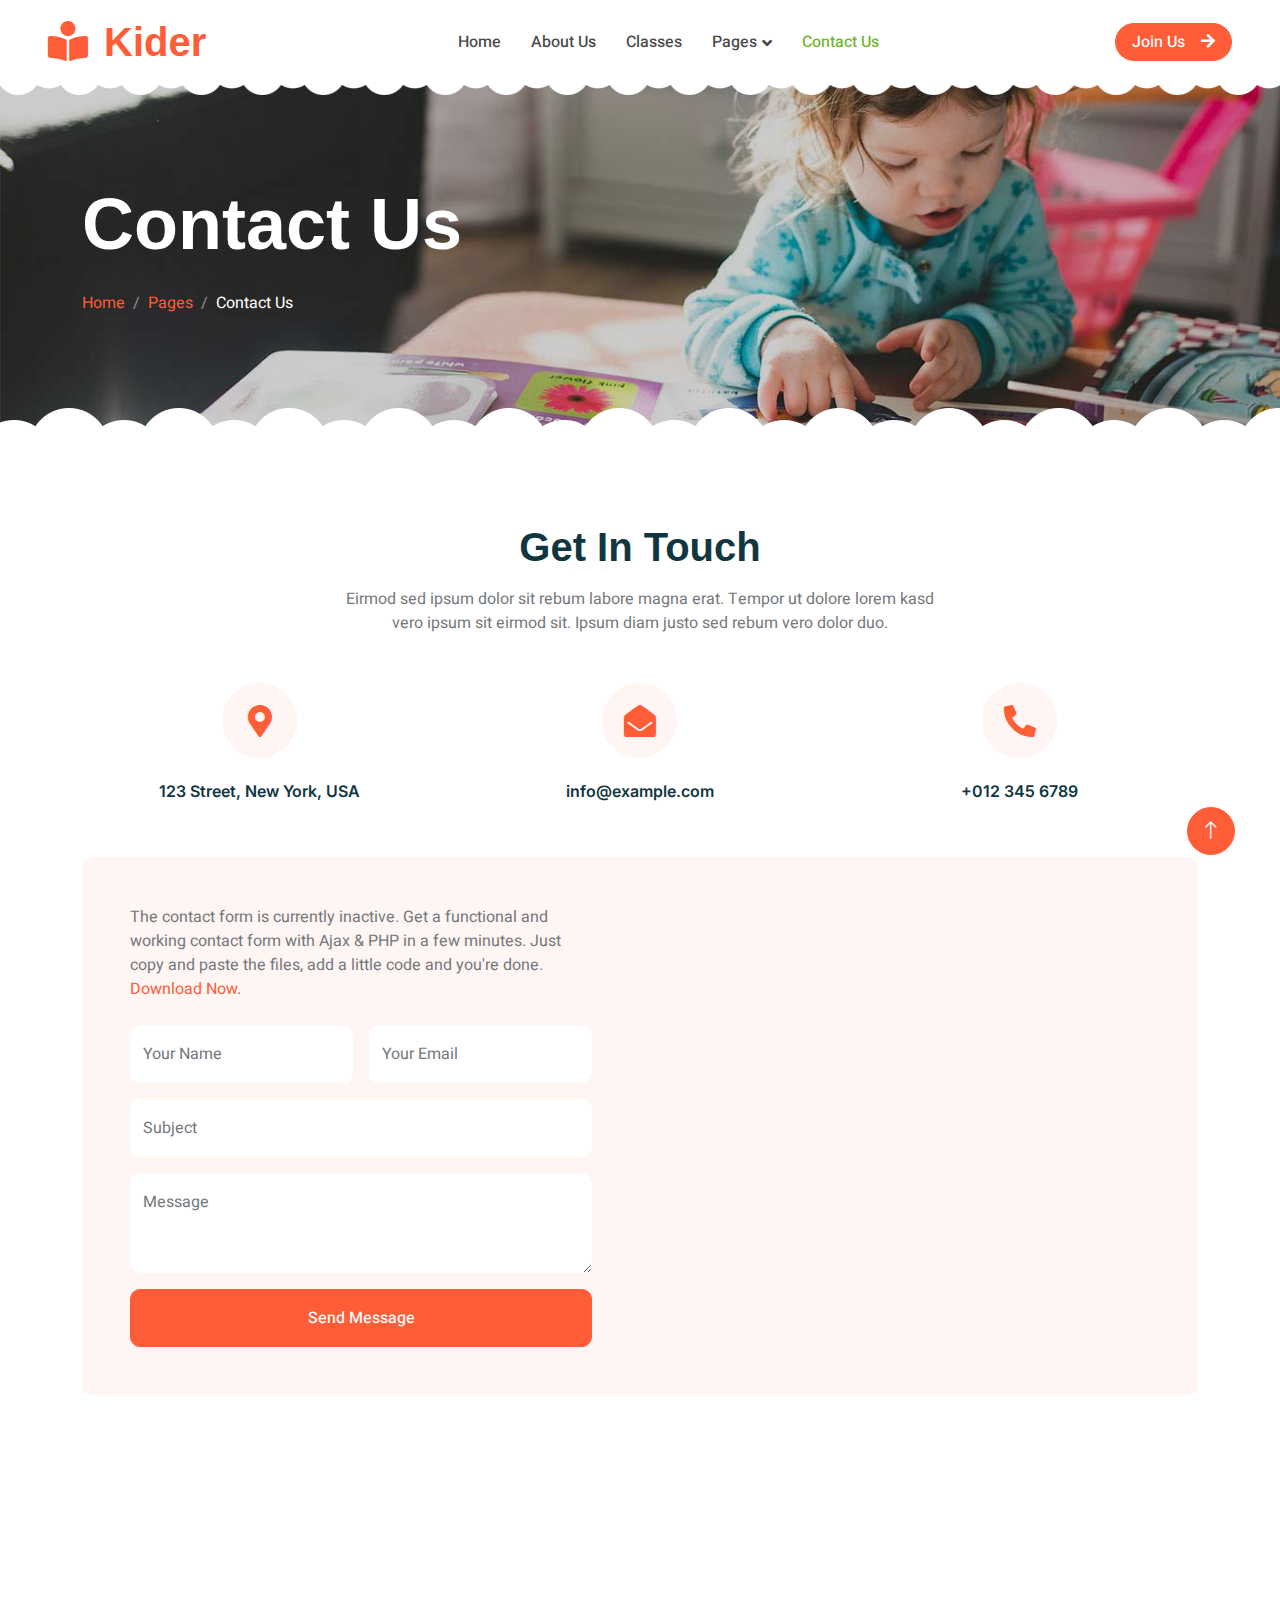
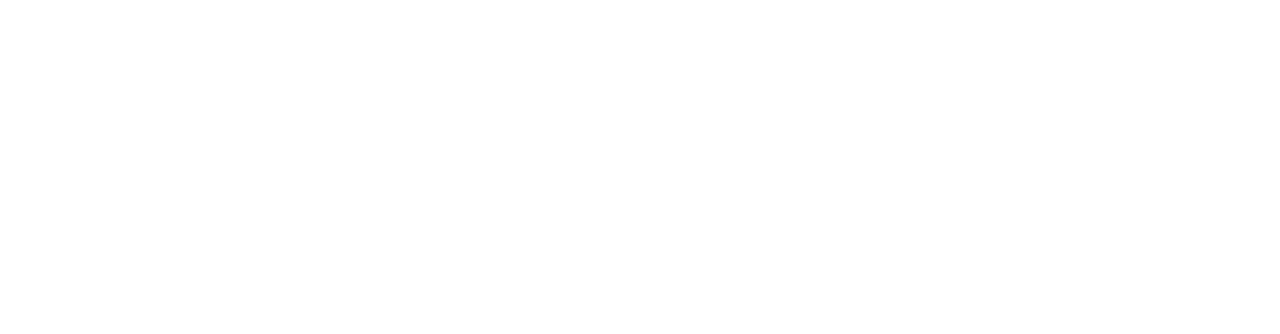
<file: contact.html>
<!DOCTYPE html>
<html lang="en">

<head>
    <meta charset="utf-8">
    <title>Kider - Preschool Website Template</title>
    <meta content="width=device-width, initial-scale=1.0" name="viewport">
    <meta content="" name="keywords">
    <meta content="" name="description">

    <!-- Favicon -->
    <link href="img/favicon.ico" rel="icon">

    <!-- Google Web Fonts -->
    <link rel="preconnect" href="https://fonts.googleapis.com">
    <link rel="preconnect" href="https://fonts.gstatic.com" crossorigin>
    <link href="https://fonts.googleapis.com/css2?family=Heebo:wght@400;500;600&family=Inter:wght@600&family=Lobster+Two:wght@700&display=swap" rel="stylesheet">
    
    <!-- Icon Font Stylesheet -->
    <link href="https://cdnjs.cloudflare.com/ajax/libs/font-awesome/5.10.0/css/all.min.css" rel="stylesheet">
    <link href="https://cdn.jsdelivr.net/npm/bootstrap-icons@1.4.1/font/bootstrap-icons.css" rel="stylesheet">

    <!-- Libraries Stylesheet -->
    <link href="lib/animate/animate.min.css" rel="stylesheet">
    <link href="lib/owlcarousel/assets/owl.carousel.min.css" rel="stylesheet">

    <!-- Customized Bootstrap Stylesheet -->
    <link href="css/bootstrap.min.css" rel="stylesheet">

    <!-- Template Stylesheet -->
    <link href="css/style.css" rel="stylesheet">
</head>

<body>
    <div class="container-xxl bg-white p-0">
        <!-- Spinner Start -->
        <div id="spinner" class="show bg-white position-fixed translate-middle w-100 vh-100 top-50 start-50 d-flex align-items-center justify-content-center">
            <div class="spinner-border text-primary" style="width: 3rem; height: 3rem;" role="status">
                <span class="sr-only">Loading...</span>
            </div>
        </div>
        <!-- Spinner End -->


        <!-- Navbar Start -->
        <nav class="navbar navbar-expand-lg bg-white navbar-light sticky-top px-4 px-lg-5 py-lg-0">
            <a href="index.html" class="navbar-brand">
                <h1 class="m-0 text-primary"><i class="fa fa-book-reader me-3"></i>Kider</h1>
            </a>
            <button type="button" class="navbar-toggler" data-bs-toggle="collapse" data-bs-target="#navbarCollapse">
                <span class="navbar-toggler-icon"></span>
            </button>
            <div class="collapse navbar-collapse" id="navbarCollapse">
                <div class="navbar-nav mx-auto">
                    <a href="index.html" class="nav-item nav-link">Home</a>
                    <a href="about.html" class="nav-item nav-link">About Us</a>
                    <a href="classes.html" class="nav-item nav-link">Classes</a>
                    <div class="nav-item dropdown">
                        <a href="#" class="nav-link dropdown-toggle" data-bs-toggle="dropdown">Pages</a>
                        <div class="dropdown-menu rounded-0 rounded-bottom border-0 m-0">
                            <a href="facility.html" class="dropdown-item">School Facilities</a>
                            <a href="team.html" class="dropdown-item">Popular Teachers</a>
                            <a href="call-to-action.html" class="dropdown-item">Become A Teachers</a>
                            <a href="appointment.html" class="dropdown-item">Make Appointment</a>
                            <a href="testimonial.html" class="dropdown-item">Testimonial</a>
                            <a href="404.html" class="dropdown-item">404 Error</a>
                        </div>
                    </div>
                    <a href="contact.html" class="nav-item nav-link active">Contact Us</a>
                </div>
                <a href="" class="btn btn-primary rounded-pill px-3 d-none d-lg-block">Join Us<i class="fa fa-arrow-right ms-3"></i></a>
            </div>
        </nav>
        <!-- Navbar End -->


        <!-- Page Header End -->
        <div class="container-xxl py-5 page-header position-relative mb-5">
            <div class="container py-5">
                <h1 class="display-2 text-white animated slideInDown mb-4">Contact Us</h1>
                <nav aria-label="breadcrumb animated slideInDown">
                    <ol class="breadcrumb">
                        <li class="breadcrumb-item"><a href="#">Home</a></li>
                        <li class="breadcrumb-item"><a href="#">Pages</a></li>
                        <li class="breadcrumb-item text-white active" aria-current="page">Contact Us</li>
                    </ol>
                </nav>
            </div>
        </div>
        <!-- Page Header End -->


        <!-- Contact Start -->
        <div class="container-xxl py-5">
            <div class="container">
                <div class="text-center mx-auto mb-5 wow fadeInUp" data-wow-delay="0.1s" style="max-width: 600px;">
                    <h1 class="mb-3">Get In Touch</h1>
                    <p>Eirmod sed ipsum dolor sit rebum labore magna erat. Tempor ut dolore lorem kasd vero ipsum sit
                        eirmod sit. Ipsum diam justo sed rebum vero dolor duo.</p>
                </div>
                <div class="row g-4 mb-5">
                    <div class="col-md-6 col-lg-4 text-center wow fadeInUp" data-wow-delay="0.1s">
                        <div class="bg-light rounded-circle d-inline-flex align-items-center justify-content-center mb-4" style="width: 75px; height: 75px;">
                            <i class="fa fa-map-marker-alt fa-2x text-primary"></i>
                        </div>
                        <h6>123 Street, New York, USA</h6>
                    </div>
                    <div class="col-md-6 col-lg-4 text-center wow fadeInUp" data-wow-delay="0.3s">
                        <div class="bg-light rounded-circle d-inline-flex align-items-center justify-content-center mb-4" style="width: 75px; height: 75px;">
                            <i class="fa fa-envelope-open fa-2x text-primary"></i>
                        </div>
                        <h6>info@example.com</h6>
                    </div>
                    <div class="col-md-6 col-lg-4 text-center wow fadeInUp" data-wow-delay="0.5s">
                        <div class="bg-light rounded-circle d-inline-flex align-items-center justify-content-center mb-4" style="width: 75px; height: 75px;">
                            <i class="fa fa-phone-alt fa-2x text-primary"></i>
                        </div>
                        <h6>+012 345 6789</h6>
                    </div>
                </div>
                <div class="bg-light rounded">
                    <div class="row g-0">
                        <div class="col-lg-6 wow fadeIn" data-wow-delay="0.1s">
                            <div class="h-100 d-flex flex-column justify-content-center p-5">
                                <p class="mb-4">The contact form is currently inactive. Get a functional and working contact form with Ajax & PHP in a few minutes. Just copy and paste the files, add a little code and you're done. <a href="https://htmlcodex.com/contact-form">Download Now</a>.</p>
                                <form>
                                    <div class="row g-3">
                                        <div class="col-sm-6">
                                            <div class="form-floating">
                                                <input type="text" class="form-control border-0" id="name" placeholder="Your Name">
                                                <label for="name">Your Name</label>
                                            </div>
                                        </div>
                                        <div class="col-sm-6">
                                            <div class="form-floating">
                                                <input type="email" class="form-control border-0" id="email" placeholder="Your Email">
                                                <label for="email">Your Email</label>
                                            </div>
                                        </div>
                                        <div class="col-12">
                                            <div class="form-floating">
                                                <input type="text" class="form-control border-0" id="subject" placeholder="Subject">
                                                <label for="subject">Subject</label>
                                            </div>
                                        </div>
                                        <div class="col-12">
                                            <div class="form-floating">
                                                <textarea class="form-control border-0" placeholder="Leave a message here" id="message" style="height: 100px"></textarea>
                                                <label for="message">Message</label>
                                            </div>
                                        </div>
                                        <div class="col-12">
                                            <button class="btn btn-primary w-100 py-3" type="submit">Send Message</button>
                                        </div>
                                    </div>
                                </form>
                            </div>
                        </div>
                        <div class="col-lg-6 wow fadeIn" data-wow-delay="0.5s" style="min-height: 400px;">
                            <div class="position-relative h-100">
                                <iframe class="position-relative rounded w-100 h-100"
                                src="https://www.google.com/maps/embed?pb=!1m18!1m12!1m3!1d3001156.4288297426!2d-78.01371936852176!3d42.72876761954724!2m3!1f0!2f0!3f0!3m2!1i1024!2i768!4f13.1!3m3!1m2!1s0x4ccc4bf0f123a5a9%3A0xddcfc6c1de189567!2sNew%20York%2C%20USA!5e0!3m2!1sen!2sbd!4v1603794290143!5m2!1sen!2sbd"
                                frameborder="0" style="min-height: 400px; border:0;" allowfullscreen="" aria-hidden="false"
                                tabindex="0"></iframe>
                            </div>
                        </div>
                    </div>
                </div>
            </div>
        </div>
        <!-- Contact End -->


        <!-- Footer Start -->
        <div class="container-fluid bg-dark text-white-50 footer pt-5 mt-5 wow fadeIn" data-wow-delay="0.1s">
            <div class="container py-5">
                <div class="row g-5">
                    <div class="col-lg-3 col-md-6">
                        <h3 class="text-white mb-4">Get In Touch</h3>
                        <p class="mb-2"><i class="fa fa-map-marker-alt me-3"></i>123 Street, New York, USA</p>
                        <p class="mb-2"><i class="fa fa-phone-alt me-3"></i>+012 345 67890</p>
                        <p class="mb-2"><i class="fa fa-envelope me-3"></i>info@example.com</p>
                        <div class="d-flex pt-2">
                            <a class="btn btn-outline-light btn-social" href=""><i class="fab fa-twitter"></i></a>
                            <a class="btn btn-outline-light btn-social" href=""><i class="fab fa-facebook-f"></i></a>
                            <a class="btn btn-outline-light btn-social" href=""><i class="fab fa-youtube"></i></a>
                            <a class="btn btn-outline-light btn-social" href=""><i class="fab fa-linkedin-in"></i></a>
                        </div>
                    </div>
                    <div class="col-lg-3 col-md-6">
                        <h3 class="text-white mb-4">Quick Links</h3>
                        <a class="btn btn-link text-white-50" href="">About Us</a>
                        <a class="btn btn-link text-white-50" href="">Contact Us</a>
                        <a class="btn btn-link text-white-50" href="">Our Services</a>
                        <a class="btn btn-link text-white-50" href="">Privacy Policy</a>
                        <a class="btn btn-link text-white-50" href="">Terms & Condition</a>
                    </div>
                    <div class="col-lg-3 col-md-6">
                        <h3 class="text-white mb-4">Photo Gallery</h3>
                        <div class="row g-2 pt-2">
                            <div class="col-4">
                                <img class="img-fluid rounded bg-light p-1" src="img/classes-1.jpg" alt="">
                            </div>
                            <div class="col-4">
                                <img class="img-fluid rounded bg-light p-1" src="img/classes-2.jpg" alt="">
                            </div>
                            <div class="col-4">
                                <img class="img-fluid rounded bg-light p-1" src="img/classes-3.jpg" alt="">
                            </div>
                            <div class="col-4">
                                <img class="img-fluid rounded bg-light p-1" src="img/classes-4.jpg" alt="">
                            </div>
                            <div class="col-4">
                                <img class="img-fluid rounded bg-light p-1" src="img/classes-5.jpg" alt="">
                            </div>
                            <div class="col-4">
                                <img class="img-fluid rounded bg-light p-1" src="img/classes-6.jpg" alt="">
                            </div>
                        </div>
                    </div>
                    <div class="col-lg-3 col-md-6">
                        <h3 class="text-white mb-4">Newsletter</h3>
                        <p>Dolor amet sit justo amet elitr clita ipsum elitr est.</p>
                        <div class="position-relative mx-auto" style="max-width: 400px;">
                            <input class="form-control bg-transparent w-100 py-3 ps-4 pe-5" type="text" placeholder="Your email">
                            <button type="button" class="btn btn-primary py-2 position-absolute top-0 end-0 mt-2 me-2">SignUp</button>
                        </div>
                    </div>
                </div>
            </div>
            <div class="container">
                <div class="copyright">
                    <div class="row">
                        <div class="col-md-6 text-center text-md-start mb-3 mb-md-0">
                            &copy; <a class="border-bottom" href="#">Your Site Name</a>, All Right Reserved. 
							
							<!--/*** This template is free as long as you keep the footer author’s credit link/attribution link/backlink. If you'd like to use the template without the footer author’s credit link/attribution link/backlink, you can purchase the Credit Removal License from "https://htmlcodex.com/credit-removal". Thank you for your support. ***/-->
							Designed By <a class="border-bottom" href="https://htmlcodex.com">HTML Codex</a>
                        </div>
                        <div class="col-md-6 text-center text-md-end">
                            <div class="footer-menu">
                                <a href="">Home</a>
                                <a href="">Cookies</a>
                                <a href="">Help</a>
                                <a href="">FQAs</a>
                            </div>
                        </div>
                    </div>
                </div>
            </div>
        </div>
        <!-- Footer End -->


        <!-- Back to Top -->
        <a href="#" class="btn btn-lg btn-primary btn-lg-square back-to-top"><i class="bi bi-arrow-up"></i></a>
    </div>

    <!-- JavaScript Libraries -->
    <script src="https://code.jquery.com/jquery-3.4.1.min.js"></script>
    <script src="https://cdn.jsdelivr.net/npm/bootstrap@5.0.0/dist/js/bootstrap.bundle.min.js"></script>
    <script src="lib/wow/wow.min.js"></script>
    <script src="lib/easing/easing.min.js"></script>
    <script src="lib/waypoints/waypoints.min.js"></script>
    <script src="lib/owlcarousel/owl.carousel.min.js"></script>

    <!-- Template Javascript -->
    <script src="js/main.js"></script>
</body>

</html>
</file>
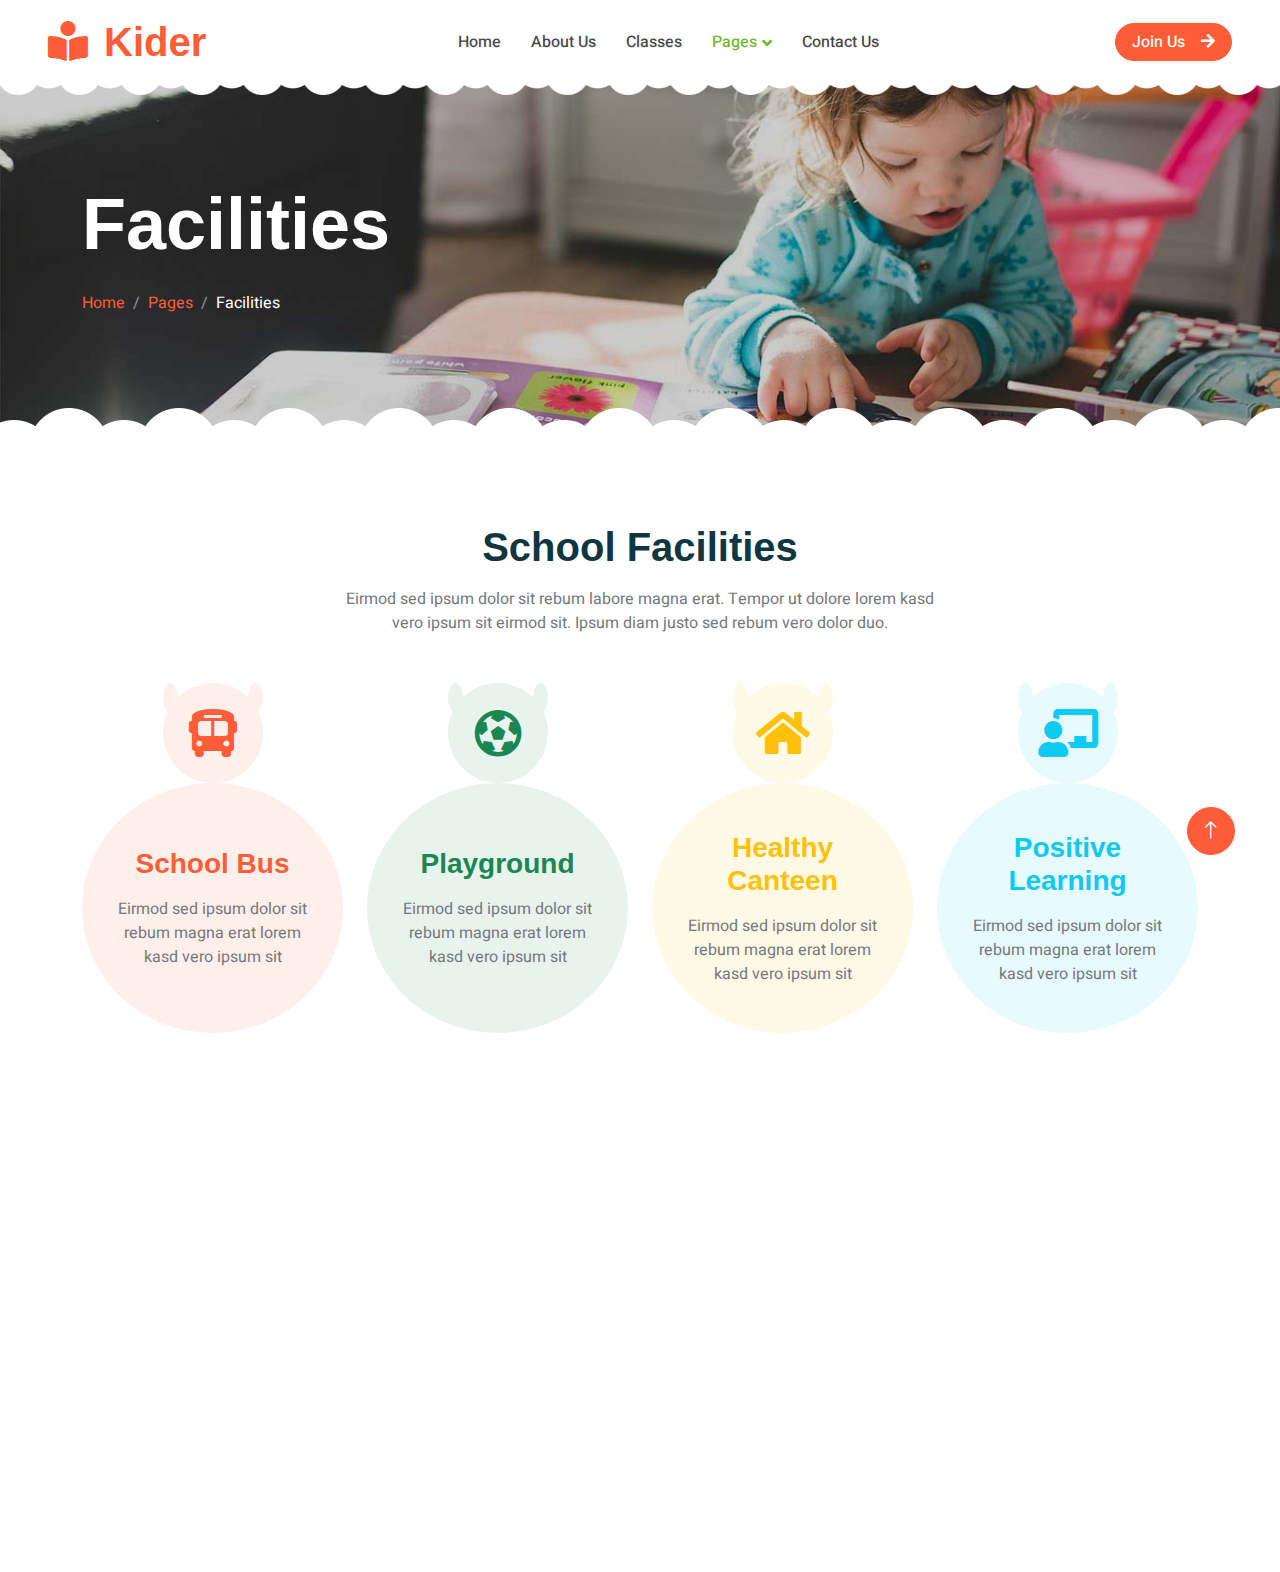
<file: facility.html>
<!DOCTYPE html>
<html lang="en">

<head>
    <meta charset="utf-8">
    <title>Kider - Preschool Website Template</title>
    <meta content="width=device-width, initial-scale=1.0" name="viewport">
    <meta content="" name="keywords">
    <meta content="" name="description">

    <!-- Favicon -->
    <link href="img/favicon.ico" rel="icon">

    <!-- Google Web Fonts -->
    <link rel="preconnect" href="https://fonts.googleapis.com">
    <link rel="preconnect" href="https://fonts.gstatic.com" crossorigin>
    <link href="https://fonts.googleapis.com/css2?family=Heebo:wght@400;500;600&family=Inter:wght@600&family=Lobster+Two:wght@700&display=swap" rel="stylesheet">
    
    <!-- Icon Font Stylesheet -->
    <link href="https://cdnjs.cloudflare.com/ajax/libs/font-awesome/5.10.0/css/all.min.css" rel="stylesheet">
    <link href="https://cdn.jsdelivr.net/npm/bootstrap-icons@1.4.1/font/bootstrap-icons.css" rel="stylesheet">

    <!-- Libraries Stylesheet -->
    <link href="lib/animate/animate.min.css" rel="stylesheet">
    <link href="lib/owlcarousel/assets/owl.carousel.min.css" rel="stylesheet">

    <!-- Customized Bootstrap Stylesheet -->
    <link href="css/bootstrap.min.css" rel="stylesheet">

    <!-- Template Stylesheet -->
    <link href="css/style.css" rel="stylesheet">
</head>

<body>
    <div class="container-xxl bg-white p-0">
        <!-- Spinner Start -->
        <div id="spinner" class="show bg-white position-fixed translate-middle w-100 vh-100 top-50 start-50 d-flex align-items-center justify-content-center">
            <div class="spinner-border text-primary" style="width: 3rem; height: 3rem;" role="status">
                <span class="sr-only">Loading...</span>
            </div>
        </div>
        <!-- Spinner End -->


        <!-- Navbar Start -->
        <nav class="navbar navbar-expand-lg bg-white navbar-light sticky-top px-4 px-lg-5 py-lg-0">
            <a href="index.html" class="navbar-brand">
                <h1 class="m-0 text-primary"><i class="fa fa-book-reader me-3"></i>Kider</h1>
            </a>
            <button type="button" class="navbar-toggler" data-bs-toggle="collapse" data-bs-target="#navbarCollapse">
                <span class="navbar-toggler-icon"></span>
            </button>
            <div class="collapse navbar-collapse" id="navbarCollapse">
                <div class="navbar-nav mx-auto">
                    <a href="index.html" class="nav-item nav-link">Home</a>
                    <a href="about.html" class="nav-item nav-link">About Us</a>
                    <a href="classes.html" class="nav-item nav-link">Classes</a>
                    <div class="nav-item dropdown">
                        <a href="#" class="nav-link dropdown-toggle active" data-bs-toggle="dropdown">Pages</a>
                        <div class="dropdown-menu rounded-0 rounded-bottom border-0 shadow-sm m-0">
                            <a href="facility.html" class="dropdown-item active">School Facilities</a>
                            <a href="team.html" class="dropdown-item">Popular Teachers</a>
                            <a href="call-to-action.html" class="dropdown-item">Become A Teachers</a>
                            <a href="appointment.html" class="dropdown-item">Make Appointment</a>
                            <a href="testimonial.html" class="dropdown-item">Testimonial</a>
                            <a href="404.html" class="dropdown-item">404 Error</a>
                        </div>
                    </div>
                    <a href="contact.html" class="nav-item nav-link">Contact Us</a>
                </div>
                <a href="" class="btn btn-primary rounded-pill px-3 d-none d-lg-block">Join Us<i class="fa fa-arrow-right ms-3"></i></a>
            </div>
        </nav>
        <!-- Navbar End -->


        <!-- Page Header End -->
        <div class="container-xxl py-5 page-header position-relative mb-5">
            <div class="container py-5">
                <h1 class="display-2 text-white animated slideInDown mb-4">Facilities</h1>
                <nav aria-label="breadcrumb animated slideInDown">
                    <ol class="breadcrumb">
                        <li class="breadcrumb-item"><a href="#">Home</a></li>
                        <li class="breadcrumb-item"><a href="#">Pages</a></li>
                        <li class="breadcrumb-item text-white active" aria-current="page">Facilities</li>
                    </ol>
                </nav>
            </div>
        </div>
        <!-- Page Header End -->


        <!-- Facilities Start -->
        <div class="container-xxl py-5">
            <div class="container">
                <div class="text-center mx-auto mb-5 wow fadeInUp" data-wow-delay="0.1s" style="max-width: 600px;">
                    <h1 class="mb-3">School Facilities</h1>
                    <p>Eirmod sed ipsum dolor sit rebum labore magna erat. Tempor ut dolore lorem kasd vero ipsum sit eirmod sit. Ipsum diam justo sed rebum vero dolor duo.</p>
                </div>
                <div class="row g-4">
                    <div class="col-lg-3 col-sm-6 wow fadeInUp" data-wow-delay="0.1s">
                        <div class="facility-item">
                            <div class="facility-icon bg-primary">
                                <span class="bg-primary"></span>
                                <i class="fa fa-bus-alt fa-3x text-primary"></i>
                                <span class="bg-primary"></span>
                            </div>
                            <div class="facility-text bg-primary">
                                <h3 class="text-primary mb-3">School Bus</h3>
                                <p class="mb-0">Eirmod sed ipsum dolor sit rebum magna erat lorem kasd vero ipsum sit</p>
                            </div>
                        </div>
                    </div>
                    <div class="col-lg-3 col-sm-6 wow fadeInUp" data-wow-delay="0.3s">
                        <div class="facility-item">
                            <div class="facility-icon bg-success">
                                <span class="bg-success"></span>
                                <i class="fa fa-futbol fa-3x text-success"></i>
                                <span class="bg-success"></span>
                            </div>
                            <div class="facility-text bg-success">
                                <h3 class="text-success mb-3">Playground</h3>
                                <p class="mb-0">Eirmod sed ipsum dolor sit rebum magna erat lorem kasd vero ipsum sit</p>
                            </div>
                        </div>
                    </div>
                    <div class="col-lg-3 col-sm-6 wow fadeInUp" data-wow-delay="0.5s">
                        <div class="facility-item">
                            <div class="facility-icon bg-warning">
                                <span class="bg-warning"></span>
                                <i class="fa fa-home fa-3x text-warning"></i>
                                <span class="bg-warning"></span>
                            </div>
                            <div class="facility-text bg-warning">
                                <h3 class="text-warning mb-3">Healthy Canteen</h3>
                                <p class="mb-0">Eirmod sed ipsum dolor sit rebum magna erat lorem kasd vero ipsum sit</p>
                            </div>
                        </div>
                    </div>
                    <div class="col-lg-3 col-sm-6 wow fadeInUp" data-wow-delay="0.7s">
                        <div class="facility-item">
                            <div class="facility-icon bg-info">
                                <span class="bg-info"></span>
                                <i class="fa fa-chalkboard-teacher fa-3x text-info"></i>
                                <span class="bg-info"></span>
                            </div>
                            <div class="facility-text bg-info">
                                <h3 class="text-info mb-3">Positive Learning</h3>
                                <p class="mb-0">Eirmod sed ipsum dolor sit rebum magna erat lorem kasd vero ipsum sit</p>
                            </div>
                        </div>
                    </div>
                </div>
            </div>
        </div>
        <!-- Facilities End -->


        <!-- Footer Start -->
        <div class="container-fluid bg-dark text-white-50 footer pt-5 mt-5 wow fadeIn" data-wow-delay="0.1s">
            <div class="container py-5">
                <div class="row g-5">
                    <div class="col-lg-3 col-md-6">
                        <h3 class="text-white mb-4">Get In Touch</h3>
                        <p class="mb-2"><i class="fa fa-map-marker-alt me-3"></i>123 Street, New York, USA</p>
                        <p class="mb-2"><i class="fa fa-phone-alt me-3"></i>+012 345 67890</p>
                        <p class="mb-2"><i class="fa fa-envelope me-3"></i>info@example.com</p>
                        <div class="d-flex pt-2">
                            <a class="btn btn-outline-light btn-social" href=""><i class="fab fa-twitter"></i></a>
                            <a class="btn btn-outline-light btn-social" href=""><i class="fab fa-facebook-f"></i></a>
                            <a class="btn btn-outline-light btn-social" href=""><i class="fab fa-youtube"></i></a>
                            <a class="btn btn-outline-light btn-social" href=""><i class="fab fa-linkedin-in"></i></a>
                        </div>
                    </div>
                    <div class="col-lg-3 col-md-6">
                        <h3 class="text-white mb-4">Quick Links</h3>
                        <a class="btn btn-link text-white-50" href="">About Us</a>
                        <a class="btn btn-link text-white-50" href="">Contact Us</a>
                        <a class="btn btn-link text-white-50" href="">Our Services</a>
                        <a class="btn btn-link text-white-50" href="">Privacy Policy</a>
                        <a class="btn btn-link text-white-50" href="">Terms & Condition</a>
                    </div>
                    <div class="col-lg-3 col-md-6">
                        <h3 class="text-white mb-4">Photo Gallery</h3>
                        <div class="row g-2 pt-2">
                            <div class="col-4">
                                <img class="img-fluid rounded bg-light p-1" src="img/classes-1.jpg" alt="">
                            </div>
                            <div class="col-4">
                                <img class="img-fluid rounded bg-light p-1" src="img/classes-2.jpg" alt="">
                            </div>
                            <div class="col-4">
                                <img class="img-fluid rounded bg-light p-1" src="img/classes-3.jpg" alt="">
                            </div>
                            <div class="col-4">
                                <img class="img-fluid rounded bg-light p-1" src="img/classes-4.jpg" alt="">
                            </div>
                            <div class="col-4">
                                <img class="img-fluid rounded bg-light p-1" src="img/classes-5.jpg" alt="">
                            </div>
                            <div class="col-4">
                                <img class="img-fluid rounded bg-light p-1" src="img/classes-6.jpg" alt="">
                            </div>
                        </div>
                    </div>
                    <div class="col-lg-3 col-md-6">
                        <h3 class="text-white mb-4">Newsletter</h3>
                        <p>Dolor amet sit justo amet elitr clita ipsum elitr est.</p>
                        <div class="position-relative mx-auto" style="max-width: 400px;">
                            <input class="form-control bg-transparent w-100 py-3 ps-4 pe-5" type="text" placeholder="Your email">
                            <button type="button" class="btn btn-primary py-2 position-absolute top-0 end-0 mt-2 me-2">SignUp</button>
                        </div>
                    </div>
                </div>
            </div>
            <div class="container">
                <div class="copyright">
                    <div class="row">
                        <div class="col-md-6 text-center text-md-start mb-3 mb-md-0">
                            &copy; <a class="border-bottom" href="#">Your Site Name</a>, All Right Reserved. 
							
							<!--/*** This template is free as long as you keep the footer author’s credit link/attribution link/backlink. If you'd like to use the template without the footer author’s credit link/attribution link/backlink, you can purchase the Credit Removal License from "https://htmlcodex.com/credit-removal". Thank you for your support. ***/-->
							Designed By <a class="border-bottom" href="https://htmlcodex.com">HTML Codex</a>
                        </div>
                        <div class="col-md-6 text-center text-md-end">
                            <div class="footer-menu">
                                <a href="">Home</a>
                                <a href="">Cookies</a>
                                <a href="">Help</a>
                                <a href="">FQAs</a>
                            </div>
                        </div>
                    </div>
                </div>
            </div>
        </div>
        <!-- Footer End -->


        <!-- Back to Top -->
        <a href="#" class="btn btn-lg btn-primary btn-lg-square back-to-top"><i class="bi bi-arrow-up"></i></a>
    </div>

    <!-- JavaScript Libraries -->
    <script src="https://code.jquery.com/jquery-3.4.1.min.js"></script>
    <script src="https://cdn.jsdelivr.net/npm/bootstrap@5.0.0/dist/js/bootstrap.bundle.min.js"></script>
    <script src="lib/wow/wow.min.js"></script>
    <script src="lib/easing/easing.min.js"></script>
    <script src="lib/waypoints/waypoints.min.js"></script>
    <script src="lib/owlcarousel/owl.carousel.min.js"></script>

    <!-- Template Javascript -->
    <script src="js/main.js"></script>
</body>

</html>
</file>
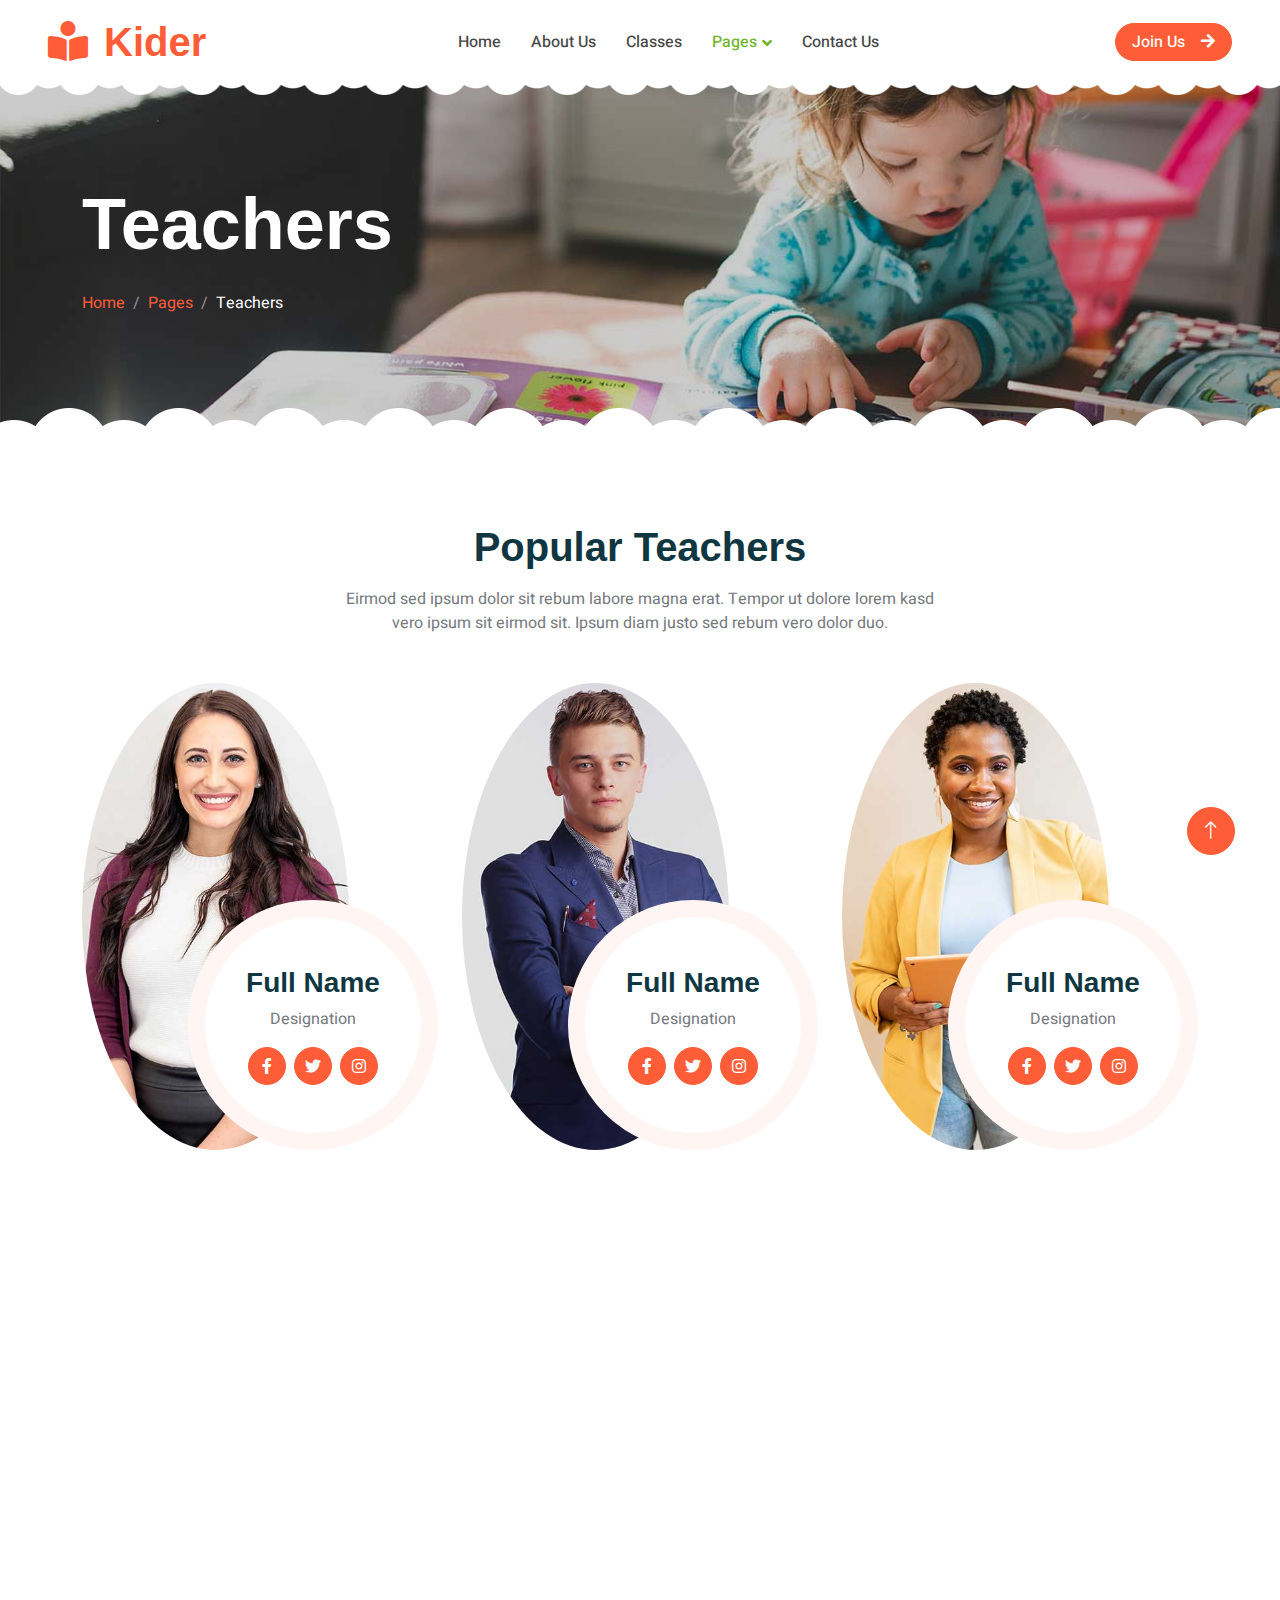
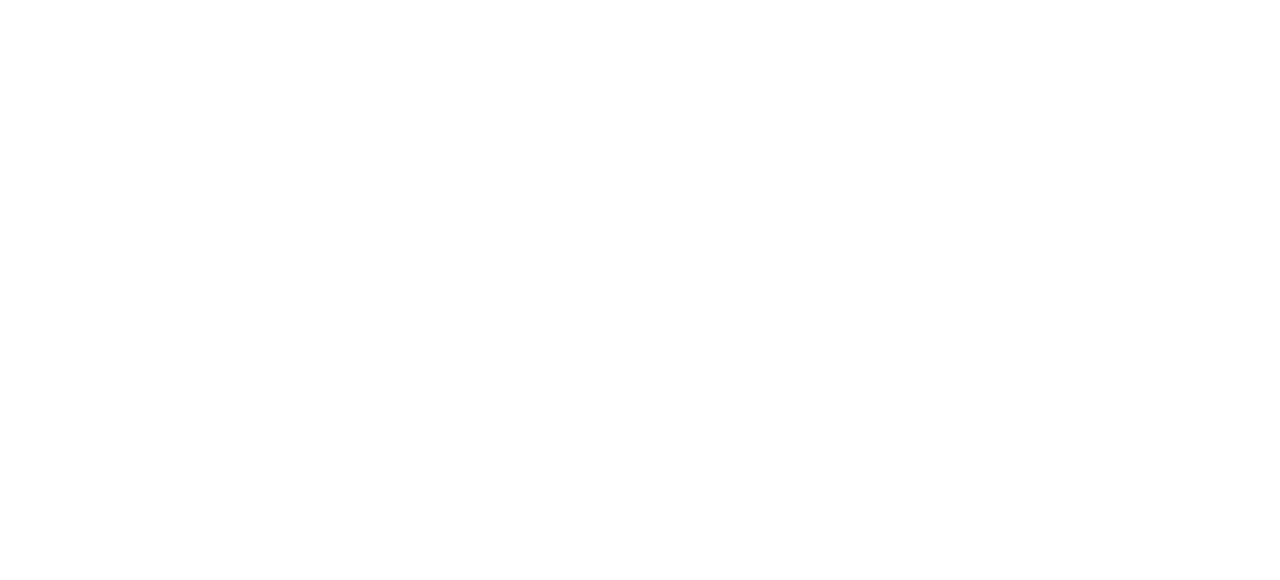
<file: team.html>
<!DOCTYPE html>
<html lang="en">

<head>
    <meta charset="utf-8">
    <title>Kider - Preschool Website Template</title>
    <meta content="width=device-width, initial-scale=1.0" name="viewport">
    <meta content="" name="keywords">
    <meta content="" name="description">

    <!-- Favicon -->
    <link href="img/favicon.ico" rel="icon">

    <!-- Google Web Fonts -->
    <link rel="preconnect" href="https://fonts.googleapis.com">
    <link rel="preconnect" href="https://fonts.gstatic.com" crossorigin>
    <link href="https://fonts.googleapis.com/css2?family=Heebo:wght@400;500;600&family=Inter:wght@600&family=Lobster+Two:wght@700&display=swap" rel="stylesheet">
    
    <!-- Icon Font Stylesheet -->
    <link href="https://cdnjs.cloudflare.com/ajax/libs/font-awesome/5.10.0/css/all.min.css" rel="stylesheet">
    <link href="https://cdn.jsdelivr.net/npm/bootstrap-icons@1.4.1/font/bootstrap-icons.css" rel="stylesheet">

    <!-- Libraries Stylesheet -->
    <link href="lib/animate/animate.min.css" rel="stylesheet">
    <link href="lib/owlcarousel/assets/owl.carousel.min.css" rel="stylesheet">

    <!-- Customized Bootstrap Stylesheet -->
    <link href="css/bootstrap.min.css" rel="stylesheet">

    <!-- Template Stylesheet -->
    <link href="css/style.css" rel="stylesheet">
</head>

<body>
    <div class="container-xxl bg-white p-0">
        <!-- Spinner Start -->
        <div id="spinner" class="show bg-white position-fixed translate-middle w-100 vh-100 top-50 start-50 d-flex align-items-center justify-content-center">
            <div class="spinner-border text-primary" style="width: 3rem; height: 3rem;" role="status">
                <span class="sr-only">Loading...</span>
            </div>
        </div>
        <!-- Spinner End -->


        <!-- Navbar Start -->
        <nav class="navbar navbar-expand-lg bg-white navbar-light sticky-top px-4 px-lg-5 py-lg-0">
            <a href="index.html" class="navbar-brand">
                <h1 class="m-0 text-primary"><i class="fa fa-book-reader me-3"></i>Kider</h1>
            </a>
            <button type="button" class="navbar-toggler" data-bs-toggle="collapse" data-bs-target="#navbarCollapse">
                <span class="navbar-toggler-icon"></span>
            </button>
            <div class="collapse navbar-collapse" id="navbarCollapse">
                <div class="navbar-nav mx-auto">
                    <a href="index.html" class="nav-item nav-link">Home</a>
                    <a href="about.html" class="nav-item nav-link">About Us</a>
                    <a href="classes.html" class="nav-item nav-link">Classes</a>
                    <div class="nav-item dropdown">
                        <a href="#" class="nav-link dropdown-toggle active" data-bs-toggle="dropdown">Pages</a>
                        <div class="dropdown-menu rounded-0 rounded-bottom border-0 shadow-sm m-0">
                            <a href="facility.html" class="dropdown-item">School Facilities</a>
                            <a href="team.html" class="dropdown-item active">Popular Teachers</a>
                            <a href="call-to-action.html" class="dropdown-item">Become A Teachers</a>
                            <a href="appointment.html" class="dropdown-item">Make Appointment</a>
                            <a href="testimonial.html" class="dropdown-item">Testimonial</a>
                            <a href="404.html" class="dropdown-item">404 Error</a>
                        </div>
                    </div>
                    <a href="contact.html" class="nav-item nav-link">Contact Us</a>
                </div>
                <a href="" class="btn btn-primary rounded-pill px-3 d-none d-lg-block">Join Us<i class="fa fa-arrow-right ms-3"></i></a>
            </div>
        </nav>
        <!-- Navbar End -->


        <!-- Page Header End -->
        <div class="container-xxl py-5 page-header position-relative mb-5">
            <div class="container py-5">
                <h1 class="display-2 text-white animated slideInDown mb-4">Teachers</h1>
                <nav aria-label="breadcrumb animated slideInDown">
                    <ol class="breadcrumb">
                        <li class="breadcrumb-item"><a href="#">Home</a></li>
                        <li class="breadcrumb-item"><a href="#">Pages</a></li>
                        <li class="breadcrumb-item text-white active" aria-current="page">Teachers</li>
                    </ol>
                </nav>
            </div>
        </div>
        <!-- Page Header End -->


        <!-- Team Start -->
        <div class="container-xxl py-5">
            <div class="container">
                <div class="text-center mx-auto mb-5 wow fadeInUp" data-wow-delay="0.1s" style="max-width: 600px;">
                    <h1 class="mb-3">Popular Teachers</h1>
                    <p>Eirmod sed ipsum dolor sit rebum labore magna erat. Tempor ut dolore lorem kasd vero ipsum sit
                        eirmod sit. Ipsum diam justo sed rebum vero dolor duo.</p>
                </div>
                <div class="row g-4">
                    <div class="col-lg-4 col-md-6 wow fadeInUp" data-wow-delay="0.1s">
                        <div class="team-item position-relative">
                            <img class="img-fluid rounded-circle w-75" src="img/team-1.jpg" alt="">
                            <div class="team-text">
                                <h3>Full Name</h3>
                                <p>Designation</p>
                                <div class="d-flex align-items-center">
                                    <a class="btn btn-square btn-primary mx-1" href=""><i class="fab fa-facebook-f"></i></a>
                                    <a class="btn btn-square btn-primary  mx-1" href=""><i class="fab fa-twitter"></i></a>
                                    <a class="btn btn-square btn-primary  mx-1" href=""><i class="fab fa-instagram"></i></a>
                                </div>
                            </div>
                        </div>
                    </div>
                    <div class="col-lg-4 col-md-6 wow fadeInUp" data-wow-delay="0.3s">
                        <div class="team-item position-relative">
                            <img class="img-fluid rounded-circle w-75" src="img/team-2.jpg" alt="">
                            <div class="team-text">
                                <h3>Full Name</h3>
                                <p>Designation</p>
                                <div class="d-flex align-items-center">
                                    <a class="btn btn-square btn-primary mx-1" href=""><i class="fab fa-facebook-f"></i></a>
                                    <a class="btn btn-square btn-primary  mx-1" href=""><i class="fab fa-twitter"></i></a>
                                    <a class="btn btn-square btn-primary  mx-1" href=""><i class="fab fa-instagram"></i></a>
                                </div>
                            </div>
                        </div>
                    </div>
                    <div class="col-lg-4 col-md-6 wow fadeInUp" data-wow-delay="0.5s">
                        <div class="team-item position-relative">
                            <img class="img-fluid rounded-circle w-75" src="img/team-3.jpg" alt="">
                            <div class="team-text">
                                <h3>Full Name</h3>
                                <p>Designation</p>
                                <div class="d-flex align-items-center">
                                    <a class="btn btn-square btn-primary mx-1" href=""><i class="fab fa-facebook-f"></i></a>
                                    <a class="btn btn-square btn-primary  mx-1" href=""><i class="fab fa-twitter"></i></a>
                                    <a class="btn btn-square btn-primary  mx-1" href=""><i class="fab fa-instagram"></i></a>
                                </div>
                            </div>
                        </div>
                    </div>
                    <div class="col-lg-4 col-md-6 wow fadeInUp" data-wow-delay="0.1s">
                        <div class="team-item position-relative">
                            <img class="img-fluid rounded-circle w-75" src="img/team-1.jpg" alt="">
                            <div class="team-text">
                                <h3>Full Name</h3>
                                <p>Designation</p>
                                <div class="d-flex align-items-center">
                                    <a class="btn btn-square btn-primary mx-1" href=""><i class="fab fa-facebook-f"></i></a>
                                    <a class="btn btn-square btn-primary  mx-1" href=""><i class="fab fa-twitter"></i></a>
                                    <a class="btn btn-square btn-primary  mx-1" href=""><i class="fab fa-instagram"></i></a>
                                </div>
                            </div>
                        </div>
                    </div>
                    <div class="col-lg-4 col-md-6 wow fadeInUp" data-wow-delay="0.3s">
                        <div class="team-item position-relative">
                            <img class="img-fluid rounded-circle w-75" src="img/team-2.jpg" alt="">
                            <div class="team-text">
                                <h3>Full Name</h3>
                                <p>Designation</p>
                                <div class="d-flex align-items-center">
                                    <a class="btn btn-square btn-primary mx-1" href=""><i class="fab fa-facebook-f"></i></a>
                                    <a class="btn btn-square btn-primary  mx-1" href=""><i class="fab fa-twitter"></i></a>
                                    <a class="btn btn-square btn-primary  mx-1" href=""><i class="fab fa-instagram"></i></a>
                                </div>
                            </div>
                        </div>
                    </div>
                    <div class="col-lg-4 col-md-6 wow fadeInUp" data-wow-delay="0.5s">
                        <div class="team-item position-relative">
                            <img class="img-fluid rounded-circle w-75" src="img/team-3.jpg" alt="">
                            <div class="team-text">
                                <h3>Full Name</h3>
                                <p>Designation</p>
                                <div class="d-flex align-items-center">
                                    <a class="btn btn-square btn-primary mx-1" href=""><i class="fab fa-facebook-f"></i></a>
                                    <a class="btn btn-square btn-primary  mx-1" href=""><i class="fab fa-twitter"></i></a>
                                    <a class="btn btn-square btn-primary  mx-1" href=""><i class="fab fa-instagram"></i></a>
                                </div>
                            </div>
                        </div>
                    </div>
                </div>
            </div>
        </div>
        <!-- Team End -->


        <!-- Footer Start -->
        <div class="container-fluid bg-dark text-white-50 footer pt-5 mt-5 wow fadeIn" data-wow-delay="0.1s">
            <div class="container py-5">
                <div class="row g-5">
                    <div class="col-lg-3 col-md-6">
                        <h3 class="text-white mb-4">Get In Touch</h3>
                        <p class="mb-2"><i class="fa fa-map-marker-alt me-3"></i>123 Street, New York, USA</p>
                        <p class="mb-2"><i class="fa fa-phone-alt me-3"></i>+012 345 67890</p>
                        <p class="mb-2"><i class="fa fa-envelope me-3"></i>info@example.com</p>
                        <div class="d-flex pt-2">
                            <a class="btn btn-outline-light btn-social" href=""><i class="fab fa-twitter"></i></a>
                            <a class="btn btn-outline-light btn-social" href=""><i class="fab fa-facebook-f"></i></a>
                            <a class="btn btn-outline-light btn-social" href=""><i class="fab fa-youtube"></i></a>
                            <a class="btn btn-outline-light btn-social" href=""><i class="fab fa-linkedin-in"></i></a>
                        </div>
                    </div>
                    <div class="col-lg-3 col-md-6">
                        <h3 class="text-white mb-4">Quick Links</h3>
                        <a class="btn btn-link text-white-50" href="">About Us</a>
                        <a class="btn btn-link text-white-50" href="">Contact Us</a>
                        <a class="btn btn-link text-white-50" href="">Our Services</a>
                        <a class="btn btn-link text-white-50" href="">Privacy Policy</a>
                        <a class="btn btn-link text-white-50" href="">Terms & Condition</a>
                    </div>
                    <div class="col-lg-3 col-md-6">
                        <h3 class="text-white mb-4">Photo Gallery</h3>
                        <div class="row g-2 pt-2">
                            <div class="col-4">
                                <img class="img-fluid rounded bg-light p-1" src="img/classes-1.jpg" alt="">
                            </div>
                            <div class="col-4">
                                <img class="img-fluid rounded bg-light p-1" src="img/classes-2.jpg" alt="">
                            </div>
                            <div class="col-4">
                                <img class="img-fluid rounded bg-light p-1" src="img/classes-3.jpg" alt="">
                            </div>
                            <div class="col-4">
                                <img class="img-fluid rounded bg-light p-1" src="img/classes-4.jpg" alt="">
                            </div>
                            <div class="col-4">
                                <img class="img-fluid rounded bg-light p-1" src="img/classes-5.jpg" alt="">
                            </div>
                            <div class="col-4">
                                <img class="img-fluid rounded bg-light p-1" src="img/classes-6.jpg" alt="">
                            </div>
                        </div>
                    </div>
                    <div class="col-lg-3 col-md-6">
                        <h3 class="text-white mb-4">Newsletter</h3>
                        <p>Dolor amet sit justo amet elitr clita ipsum elitr est.</p>
                        <div class="position-relative mx-auto" style="max-width: 400px;">
                            <input class="form-control bg-transparent w-100 py-3 ps-4 pe-5" type="text" placeholder="Your email">
                            <button type="button" class="btn btn-primary py-2 position-absolute top-0 end-0 mt-2 me-2">SignUp</button>
                        </div>
                    </div>
                </div>
            </div>
            <div class="container">
                <div class="copyright">
                    <div class="row">
                        <div class="col-md-6 text-center text-md-start mb-3 mb-md-0">
                            &copy; <a class="border-bottom" href="#">Your Site Name</a>, All Right Reserved. 
							
							<!--/*** This template is free as long as you keep the footer author’s credit link/attribution link/backlink. If you'd like to use the template without the footer author’s credit link/attribution link/backlink, you can purchase the Credit Removal License from "https://htmlcodex.com/credit-removal". Thank you for your support. ***/-->
							Designed By <a class="border-bottom" href="https://htmlcodex.com">HTML Codex</a>
                        </div>
                        <div class="col-md-6 text-center text-md-end">
                            <div class="footer-menu">
                                <a href="">Home</a>
                                <a href="">Cookies</a>
                                <a href="">Help</a>
                                <a href="">FQAs</a>
                            </div>
                        </div>
                    </div>
                </div>
            </div>
        </div>
        <!-- Footer End -->


        <!-- Back to Top -->
        <a href="#" class="btn btn-lg btn-primary btn-lg-square back-to-top"><i class="bi bi-arrow-up"></i></a>
    </div>

    <!-- JavaScript Libraries -->
    <script src="https://code.jquery.com/jquery-3.4.1.min.js"></script>
    <script src="https://cdn.jsdelivr.net/npm/bootstrap@5.0.0/dist/js/bootstrap.bundle.min.js"></script>
    <script src="lib/wow/wow.min.js"></script>
    <script src="lib/easing/easing.min.js"></script>
    <script src="lib/waypoints/waypoints.min.js"></script>
    <script src="lib/owlcarousel/owl.carousel.min.js"></script>

    <!-- Template Javascript -->
    <script src="js/main.js"></script>
</body>

</html>
</file>
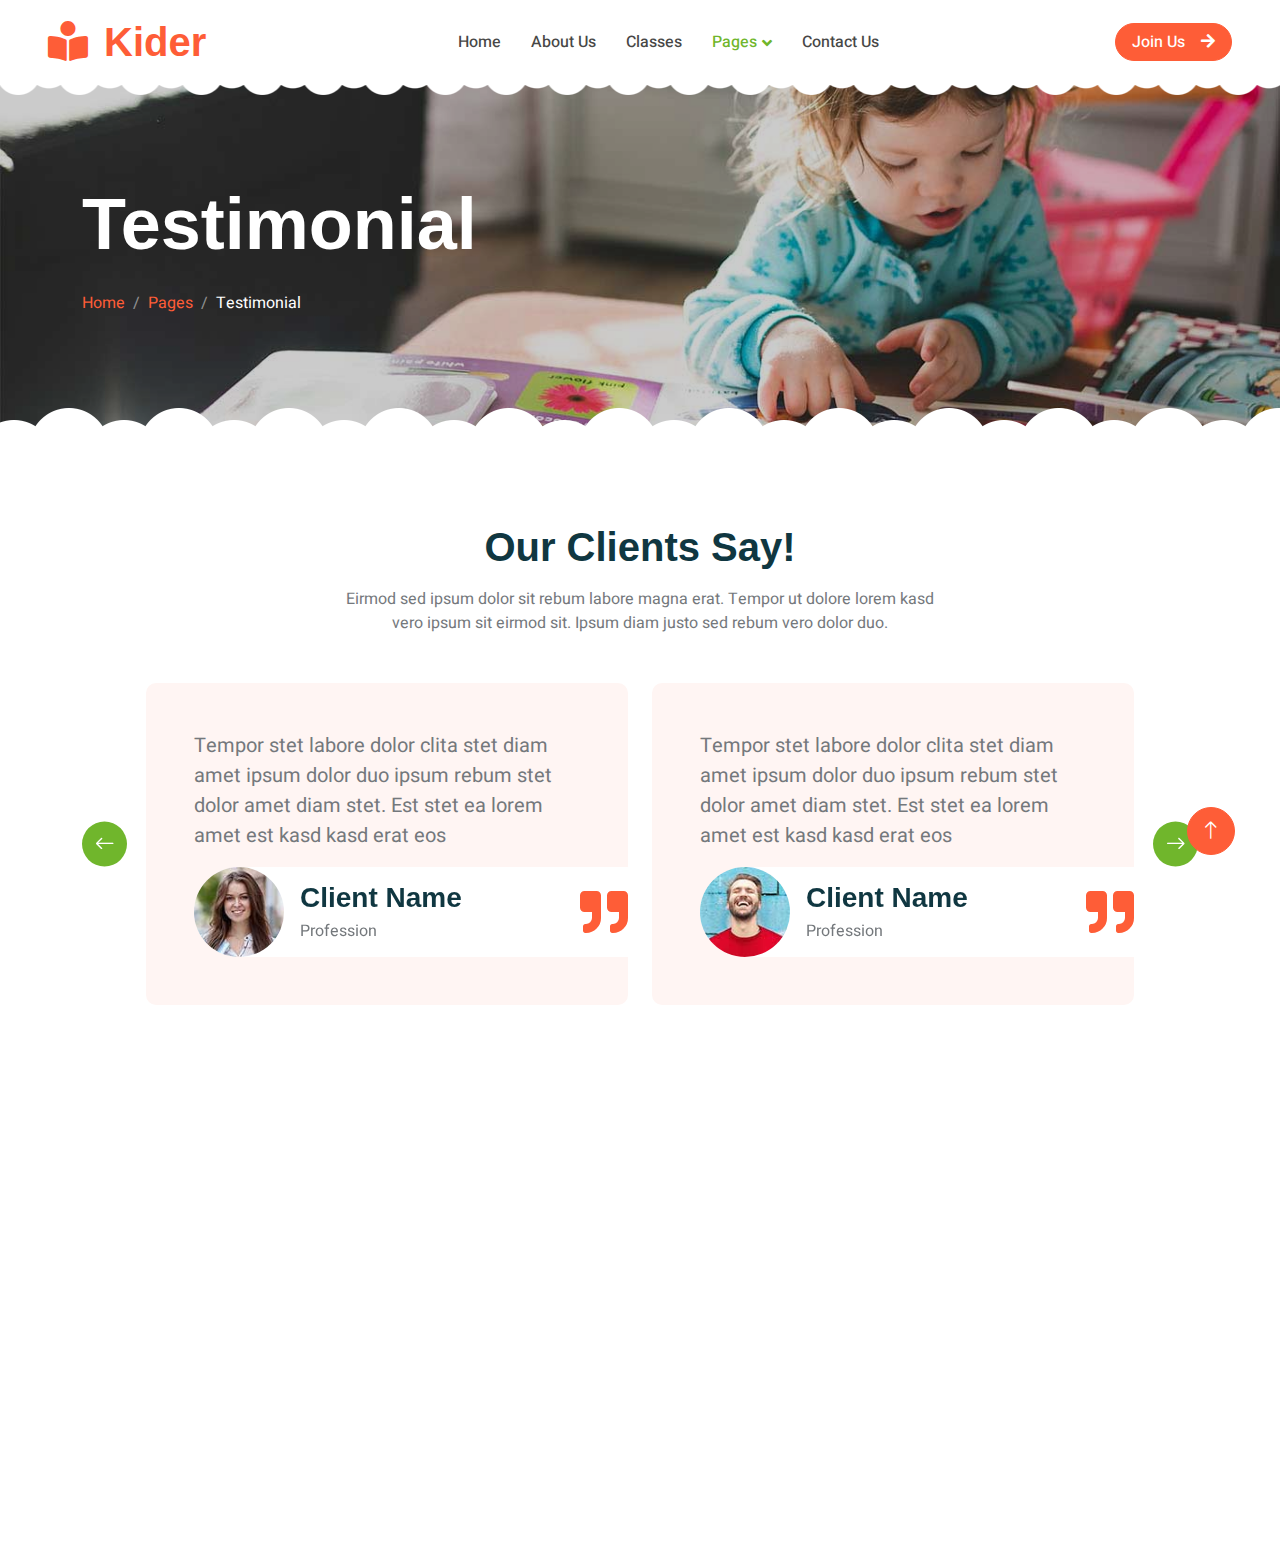
<file: testimonial.html>
<!DOCTYPE html>
<html lang="en">

<head>
    <meta charset="utf-8">
    <title>Kider - Preschool Website Template</title>
    <meta content="width=device-width, initial-scale=1.0" name="viewport">
    <meta content="" name="keywords">
    <meta content="" name="description">

    <!-- Favicon -->
    <link href="img/favicon.ico" rel="icon">

    <!-- Google Web Fonts -->
    <link rel="preconnect" href="https://fonts.googleapis.com">
    <link rel="preconnect" href="https://fonts.gstatic.com" crossorigin>
    <link href="https://fonts.googleapis.com/css2?family=Heebo:wght@400;500;600&family=Inter:wght@600&family=Lobster+Two:wght@700&display=swap" rel="stylesheet">
    
    <!-- Icon Font Stylesheet -->
    <link href="https://cdnjs.cloudflare.com/ajax/libs/font-awesome/5.10.0/css/all.min.css" rel="stylesheet">
    <link href="https://cdn.jsdelivr.net/npm/bootstrap-icons@1.4.1/font/bootstrap-icons.css" rel="stylesheet">

    <!-- Libraries Stylesheet -->
    <link href="lib/animate/animate.min.css" rel="stylesheet">
    <link href="lib/owlcarousel/assets/owl.carousel.min.css" rel="stylesheet">

    <!-- Customized Bootstrap Stylesheet -->
    <link href="css/bootstrap.min.css" rel="stylesheet">

    <!-- Template Stylesheet -->
    <link href="css/style.css" rel="stylesheet">
</head>

<body>
    <div class="container-xxl bg-white p-0">
        <!-- Spinner Start -->
        <div id="spinner" class="show bg-white position-fixed translate-middle w-100 vh-100 top-50 start-50 d-flex align-items-center justify-content-center">
            <div class="spinner-border text-primary" style="width: 3rem; height: 3rem;" role="status">
                <span class="sr-only">Loading...</span>
            </div>
        </div>
        <!-- Spinner End -->


        <!-- Navbar Start -->
        <nav class="navbar navbar-expand-lg bg-white navbar-light sticky-top px-4 px-lg-5 py-lg-0">
            <a href="index.html" class="navbar-brand">
                <h1 class="m-0 text-primary"><i class="fa fa-book-reader me-3"></i>Kider</h1>
            </a>
            <button type="button" class="navbar-toggler" data-bs-toggle="collapse" data-bs-target="#navbarCollapse">
                <span class="navbar-toggler-icon"></span>
            </button>
            <div class="collapse navbar-collapse" id="navbarCollapse">
                <div class="navbar-nav mx-auto">
                    <a href="index.html" class="nav-item nav-link">Home</a>
                    <a href="about.html" class="nav-item nav-link">About Us</a>
                    <a href="classes.html" class="nav-item nav-link">Classes</a>
                    <div class="nav-item dropdown">
                        <a href="#" class="nav-link dropdown-toggle active" data-bs-toggle="dropdown">Pages</a>
                        <div class="dropdown-menu rounded-0 rounded-bottom border-0 shadow-sm m-0">
                            <a href="facility.html" class="dropdown-item">School Facilities</a>
                            <a href="team.html" class="dropdown-item">Popular Teachers</a>
                            <a href="call-to-action.html" class="dropdown-item">Become A Teachers</a>
                            <a href="appointment.html" class="dropdown-item">Make Appointment</a>
                            <a href="testimonial.html" class="dropdown-item active">Testimonial</a>
                            <a href="404.html" class="dropdown-item">404 Error</a>
                        </div>
                    </div>
                    <a href="contact.html" class="nav-item nav-link">Contact Us</a>
                </div>
                <a href="" class="btn btn-primary rounded-pill px-3 d-none d-lg-block">Join Us<i class="fa fa-arrow-right ms-3"></i></a>
            </div>
        </nav>
        <!-- Navbar End -->


        <!-- Page Header End -->
        <div class="container-xxl py-5 page-header position-relative mb-5">
            <div class="container py-5">
                <h1 class="display-2 text-white animated slideInDown mb-4">Testimonial</h1>
                <nav aria-label="breadcrumb animated slideInDown">
                    <ol class="breadcrumb">
                        <li class="breadcrumb-item"><a href="#">Home</a></li>
                        <li class="breadcrumb-item"><a href="#">Pages</a></li>
                        <li class="breadcrumb-item text-white active" aria-current="page">Testimonial</li>
                    </ol>
                </nav>
            </div>
        </div>
        <!-- Page Header End -->


        <!-- Testimonial Start -->
        <div class="container-xxl py-5">
            <div class="container">
                <div class="text-center mx-auto mb-5 wow fadeInUp" data-wow-delay="0.1s" style="max-width: 600px;">
                    <h1 class="mb-3">Our Clients Say!</h1>
                    <p>Eirmod sed ipsum dolor sit rebum labore magna erat. Tempor ut dolore lorem kasd vero ipsum sit eirmod sit. Ipsum diam justo sed rebum vero dolor duo.</p>
                </div>
                <div class="owl-carousel testimonial-carousel wow fadeInUp" data-wow-delay="0.1s">
                    <div class="testimonial-item bg-light rounded p-5">
                        <p class="fs-5">Tempor stet labore dolor clita stet diam amet ipsum dolor duo ipsum rebum stet dolor amet diam stet. Est stet ea lorem amet est kasd kasd erat eos</p>
                        <div class="d-flex align-items-center bg-white me-n5" style="border-radius: 50px 0 0 50px;">
                            <img class="img-fluid flex-shrink-0 rounded-circle" src="img/testimonial-1.jpg" style="width: 90px; height: 90px;">
                            <div class="ps-3">
                                <h3 class="mb-1">Client Name</h3>
                                <span>Profession</span>
                            </div>
                            <i class="fa fa-quote-right fa-3x text-primary ms-auto d-none d-sm-flex"></i>
                        </div>
                    </div>
                    <div class="testimonial-item bg-light rounded p-5">
                        <p class="fs-5">Tempor stet labore dolor clita stet diam amet ipsum dolor duo ipsum rebum stet dolor amet diam stet. Est stet ea lorem amet est kasd kasd erat eos</p>
                        <div class="d-flex align-items-center bg-white me-n5" style="border-radius: 50px 0 0 50px;">
                            <img class="img-fluid flex-shrink-0 rounded-circle" src="img/testimonial-2.jpg" style="width: 90px; height: 90px;">
                            <div class="ps-3">
                                <h3 class="mb-1">Client Name</h3>
                                <span>Profession</span>
                            </div>
                            <i class="fa fa-quote-right fa-3x text-primary ms-auto d-none d-sm-flex"></i>
                        </div>
                    </div>
                    <div class="testimonial-item bg-light rounded p-5">
                        <p class="fs-5">Tempor stet labore dolor clita stet diam amet ipsum dolor duo ipsum rebum stet dolor amet diam stet. Est stet ea lorem amet est kasd kasd erat eos</p>
                        <div class="d-flex align-items-center bg-white me-n5" style="border-radius: 50px 0 0 50px;">
                            <img class="img-fluid flex-shrink-0 rounded-circle" src="img/testimonial-3.jpg" style="width: 90px; height: 90px;">
                            <div class="ps-3">
                                <h3 class="mb-1">Client Name</h3>
                                <span>Profession</span>
                            </div>
                            <i class="fa fa-quote-right fa-3x text-primary ms-auto d-none d-sm-flex"></i>
                        </div>
                    </div>
                </div>
            </div>
        </div>
        <!-- Testimonial End -->


        <!-- Footer Start -->
        <div class="container-fluid bg-dark text-white-50 footer pt-5 mt-5 wow fadeIn" data-wow-delay="0.1s">
            <div class="container py-5">
                <div class="row g-5">
                    <div class="col-lg-3 col-md-6">
                        <h3 class="text-white mb-4">Get In Touch</h3>
                        <p class="mb-2"><i class="fa fa-map-marker-alt me-3"></i>123 Street, New York, USA</p>
                        <p class="mb-2"><i class="fa fa-phone-alt me-3"></i>+012 345 67890</p>
                        <p class="mb-2"><i class="fa fa-envelope me-3"></i>info@example.com</p>
                        <div class="d-flex pt-2">
                            <a class="btn btn-outline-light btn-social" href=""><i class="fab fa-twitter"></i></a>
                            <a class="btn btn-outline-light btn-social" href=""><i class="fab fa-facebook-f"></i></a>
                            <a class="btn btn-outline-light btn-social" href=""><i class="fab fa-youtube"></i></a>
                            <a class="btn btn-outline-light btn-social" href=""><i class="fab fa-linkedin-in"></i></a>
                        </div>
                    </div>
                    <div class="col-lg-3 col-md-6">
                        <h3 class="text-white mb-4">Quick Links</h3>
                        <a class="btn btn-link text-white-50" href="">About Us</a>
                        <a class="btn btn-link text-white-50" href="">Contact Us</a>
                        <a class="btn btn-link text-white-50" href="">Our Services</a>
                        <a class="btn btn-link text-white-50" href="">Privacy Policy</a>
                        <a class="btn btn-link text-white-50" href="">Terms & Condition</a>
                    </div>
                    <div class="col-lg-3 col-md-6">
                        <h3 class="text-white mb-4">Photo Gallery</h3>
                        <div class="row g-2 pt-2">
                            <div class="col-4">
                                <img class="img-fluid rounded bg-light p-1" src="img/classes-1.jpg" alt="">
                            </div>
                            <div class="col-4">
                                <img class="img-fluid rounded bg-light p-1" src="img/classes-2.jpg" alt="">
                            </div>
                            <div class="col-4">
                                <img class="img-fluid rounded bg-light p-1" src="img/classes-3.jpg" alt="">
                            </div>
                            <div class="col-4">
                                <img class="img-fluid rounded bg-light p-1" src="img/classes-4.jpg" alt="">
                            </div>
                            <div class="col-4">
                                <img class="img-fluid rounded bg-light p-1" src="img/classes-5.jpg" alt="">
                            </div>
                            <div class="col-4">
                                <img class="img-fluid rounded bg-light p-1" src="img/classes-6.jpg" alt="">
                            </div>
                        </div>
                    </div>
                    <div class="col-lg-3 col-md-6">
                        <h3 class="text-white mb-4">Newsletter</h3>
                        <p>Dolor amet sit justo amet elitr clita ipsum elitr est.</p>
                        <div class="position-relative mx-auto" style="max-width: 400px;">
                            <input class="form-control bg-transparent w-100 py-3 ps-4 pe-5" type="text" placeholder="Your email">
                            <button type="button" class="btn btn-primary py-2 position-absolute top-0 end-0 mt-2 me-2">SignUp</button>
                        </div>
                    </div>
                </div>
            </div>
            <div class="container">
                <div class="copyright">
                    <div class="row">
                        <div class="col-md-6 text-center text-md-start mb-3 mb-md-0">
                            &copy; <a class="border-bottom" href="#">Your Site Name</a>, All Right Reserved. 
							
							<!--/*** This template is free as long as you keep the footer author’s credit link/attribution link/backlink. If you'd like to use the template without the footer author’s credit link/attribution link/backlink, you can purchase the Credit Removal License from "https://htmlcodex.com/credit-removal". Thank you for your support. ***/-->
							Designed By <a class="border-bottom" href="https://htmlcodex.com">HTML Codex</a>
                        </div>
                        <div class="col-md-6 text-center text-md-end">
                            <div class="footer-menu">
                                <a href="">Home</a>
                                <a href="">Cookies</a>
                                <a href="">Help</a>
                                <a href="">FQAs</a>
                            </div>
                        </div>
                    </div>
                </div>
            </div>
        </div>
        <!-- Footer End -->


        <!-- Back to Top -->
        <a href="#" class="btn btn-lg btn-primary btn-lg-square back-to-top"><i class="bi bi-arrow-up"></i></a>
    </div>

    <!-- JavaScript Libraries -->
    <script src="https://code.jquery.com/jquery-3.4.1.min.js"></script>
    <script src="https://cdn.jsdelivr.net/npm/bootstrap@5.0.0/dist/js/bootstrap.bundle.min.js"></script>
    <script src="lib/wow/wow.min.js"></script>
    <script src="lib/easing/easing.min.js"></script>
    <script src="lib/waypoints/waypoints.min.js"></script>
    <script src="lib/owlcarousel/owl.carousel.min.js"></script>

    <!-- Template Javascript -->
    <script src="js/main.js"></script>
</body>

</html>
</file>
<file: css/style.css>
/********** Template Estilos CSS **********/
:root {
    --primary: #70B62C;
    --light: #FFF5F3;
    --dark: #474746;
}

.back-to-top {
    position: fixed;
    display: none;
    right: 45px;
    bottom: 45px;
    z-index: 99;
}


/*** Spinner ***/
#spinner {
    opacity: 0;
    visibility: hidden;
    transition: opacity .5s ease-out, visibility 0s linear .5s;
    z-index: 99999;
}

#spinner.show {
    transition: opacity .5s ease-out, visibility 0s linear 0s;
    visibility: visible;
    opacity: 1;
}


/*** Button ***/
.btn {
    font-weight: 500;
    transition: .5s;
}

.btn.btn-primary {
    color: #FFFFFF;
}

.btn-square {
    width: 38px;
    height: 38px;
}

.btn-sm-square {
    width: 32px;
    height: 32px;
}

.btn-lg-square {
    width: 48px;
    height: 48px;
}

.btn-square,
.btn-sm-square,
.btn-lg-square {
    padding: 0;
    display: flex;
    align-items: center;
    justify-content: center;
    font-weight: normal;
    border-radius: 50px;
}


/*** Heading ***/
h1,
h2,
h3,
h4,
.h1,
.h2,
.h3,
.h4,
.display-1,
.display-2,
.display-3,
.display-4,
.display-5,
.display-6 {
    font-family: 'PT Sans', sans-serif;
    font-weight: 700;
}

h5,
h6,
.h5,
.h6 {
    font-weight: 600;
}

.font-secondary {
    font-family: 'PT Sans', sans-serif;
}


/*** Navbar ***/
.navbar .navbar-nav .nav-link {
    padding: 30px 15px;
    color: var(--dark);
    font-weight: 500;
    outline: none;
}

.navbar .navbar-nav .nav-link:hover,
.navbar .navbar-nav .nav-link.active {
    color: var(--primary);
}

.navbar.sticky-top {
    top: -100px;
    transition: .5s;
}

.navbar .dropdown-toggle::after {
    border: none;
    content: "\f107";
    font-family: "Font Awesome 5 Free";
    font-weight: 900;
    vertical-align: middle;
    margin-left: 5px;
    transition: .5s;
}

.navbar .dropdown-toggle[aria-expanded=true]::after {
    transform: rotate(-180deg);
}

@media (max-width: 991.98px) {
    .navbar .navbar-nav .nav-link  {
        margin-right: 0;
        padding: 10px 0;
    }

    .navbar .navbar-nav {
        margin-top: 15px;
        border-top: 1px solid #EEEEEE;
    }
}

@media (min-width: 992px) {
    .navbar .nav-item .dropdown-menu {
        display: block;
        top: calc(100% - 15px);
        margin-top: 0;
        opacity: 0;
        visibility: hidden;
        transition: .5s;
        
    }

    .navbar .nav-item:hover .dropdown-menu {
        top: 100%;
        visibility: visible;
        transition: .5s;
        opacity: 1;
    }
}


/*** Header ***/
.header-carousel::before,
.header-carousel::after,
.page-header::before,
.page-header::after {
    position: absolute;
    content: "";
    width: 100%;
    height: 10px;
    top: 0;
    left: 0;
    background: url(../img/bg-header-top.png) center center repeat-x;
    z-index: 1;
}

.header-carousel::after,
.page-header::after {
    height: 19px;
    top: auto;
    bottom: 0;
    background: url(../img/bg-header-bottom.png) center center repeat-x;
}

@media (max-width: 768px) {
    .header-carousel .owl-carousel-item {
        position: relative;
        min-height: 500px;
    }
    
    .header-carousel .owl-carousel-item img {
        position: absolute;
        width: 100%;
        height: 100%;
        object-fit: cover;
    }

    .header-carousel .owl-carousel-item p {
        font-size: 16px !important;
        font-weight: 400 !important;
    }

    .header-carousel .owl-carousel-item h1 {
        font-size: 30px;
        font-weight: 600;
    }
}

.header-carousel .owl-nav {
    position: absolute;
    top: 50%;
    right: 8%;
    transform: translateY(-50%);
    display: flex;
    flex-direction: column;
}

.header-carousel .owl-nav .owl-prev,
.header-carousel .owl-nav .owl-next {
    margin: 7px 0;
    width: 45px;
    height: 45px;
    display: flex;
    align-items: center;
    justify-content: center;
    color: #FFFFFF;
    background: transparent;
    border: 1px solid #FFFFFF;
    border-radius: 45px;
    font-size: 22px;
    transition: .5s;
}

.header-carousel .owl-nav .owl-prev:hover,
.header-carousel .owl-nav .owl-next:hover {
    background: var(--primary);
    border-color: var(--primary);
}

.page-header {
    background: linear-gradient(rgba(0, 0, 0, .2), rgba(0, 0, 0, .2)), url(../img/carousel-1.jpg) center center no-repeat;
    background-size: cover;
}

.breadcrumb-item + .breadcrumb-item::before {
    color: rgba(255, 255, 255, .5);
}


/*** Facility ***/
.facility-item .facility-icon {
    position: relative;
    margin: 0 auto;
    width: 100px;
    height: 100px;
    border-radius: 100px;
    display: flex;
    align-items: center;
    justify-content: center;
}

.facility-item .facility-icon::before {
    position: absolute;
    content: "";
    width: 100%;
    height: 100%;
    top: 0;
    left: 0;
    background: rgba(255, 255, 255, .9);
    transition: .5s;
    z-index: 1;
}

.facility-item .facility-icon span {
    position: absolute;
    content: "";
    width: 15px;
    height: 30px;
    top: 0;
    left: 0;
    border-radius: 50%;
}

.facility-item .facility-icon span:last-child {
    left: auto;
    right: 0;
}

.facility-item .facility-icon i {
    position: relative;
    z-index: 2;
}

.facility-item .facility-text {
    position: relative;
    min-height: 250px;
    padding: 30px;
    border-radius: 100%;
    display: flex;
    text-align: center;
    justify-content: center;
    flex-direction: column;
}

.facility-item .facility-text::before {
    position: absolute;
    content: "";
    width: 100%;
    height: 100%;
    top: 0;
    left: 0;
    background: rgba(255, 255, 255, .9);
    transition: .5s;
    z-index: 1;
}

.facility-item .facility-text * {
    position: relative;
    z-index: 2;
}

.facility-item:hover .facility-icon::before,
.facility-item:hover .facility-text::before {
    background: transparent;
}

.facility-item * {
    transition: .5s;
}

.facility-item:hover * {
    color: #FFFFFF !important;
}


/*** About ***/
.about-img img {
    transition: .5s;
}

.about-img img:hover {
    background: var(--primary) !important;
}


/*** Classes ***/
.classes-item {
    transition: .5s;
}

.classes-item:hover {
    margin-top: -10px;
}


/*** Team ***/
.team-item .team-text {
    position: absolute;
    width: 250px;
    height: 250px;
    bottom: 0;
    right: 0;
    display: flex;
    align-items: center;
    justify-content: center;
    flex-direction: column;
    background: #FFFFFF;
    border: 17px solid var(--light);
    border-radius: 250px;
    transition: .5s;
}

.team-item:hover .team-text {
    border-color: var(--primary);
}


/*** Testimonial ***/
.testimonial-carousel {
    padding-left: 1.5rem;
    padding-right: 1.5rem;
}

@media (min-width: 576px) {
    .testimonial-carousel {
        padding-left: 4rem;
        padding-right: 4rem;
    }
}

.testimonial-carousel .testimonial-item .border {
    border: 1px dashed rgba(0, 185, 142, .3) !important;
}

.testimonial-carousel .owl-nav {
    position: absolute;
    width: 100%;
    height: 45px;
    top: 50%;
    left: 0;
    transform: translateY(-50%);
    display: flex;
    justify-content: space-between;
    z-index: 1;
}

.testimonial-carousel .owl-nav .owl-prev,
.testimonial-carousel .owl-nav .owl-next {
    position: relative;
    width: 45px;
    height: 45px;
    display: flex;
    align-items: center;
    justify-content: center;
    color: #FFFFFF;
    background: var(--primary);
    border-radius: 45px;
    font-size: 20px;
    transition: .5s;
}

.testimonial-carousel .owl-nav .owl-prev:hover,
.testimonial-carousel .owl-nav .owl-next:hover {
    background: var(--dark);
}


/*** Footer ***/
.footer .btn.btn-social {
    margin-right: 5px;
    width: 45px;
    height: 45px;
    display: flex;
    align-items: center;
    justify-content: center;
    color: #FFFFFF;
    border: 1px solid rgba(255,255,255,0.5);
    border-radius: 45px;
    transition: .3s;
}

.footer .btn.btn-social:hover {
    border-color: var(--primary);
    background: var(--primary);
}

.footer .btn.btn-link {
    display: block;
    margin-bottom: 5px;
    padding: 0;
    text-align: left;
    font-size: 16px;
    font-weight: normal;
    text-transform: capitalize;
    transition: .3s;
}

.footer .btn.btn-link::before {
    position: relative;
    content: "\f105";
    font-family: "Font Awesome 5 Free";
    font-weight: 900;
    margin-right: 10px;
}

.footer .btn.btn-link:hover {
    color: var(--primary) !important;
    letter-spacing: 1px;
    box-shadow: none;
}

.footer .form-control {
    border-color: rgba(255,255,255,0.5);
}

.footer .copyright {
    padding: 25px 0;
    font-size: 15px;
    border-top: 1px solid rgba(256, 256, 256, .1);
}

.footer .copyright a {
    color: #FFFFFF;
}

.footer .footer-menu a {
    margin-right: 15px;
    padding-right: 15px;
    border-right: 1px solid rgba(255, 255, 255, .1);
}

.footer .copyright a:hover,
.footer .footer-menu a:hover {
    color: var(--primary) !important;
}

.footer .footer-menu a:last-child {
    margin-right: 0;
    padding-right: 0;
    border-right: none;
}
</file>
